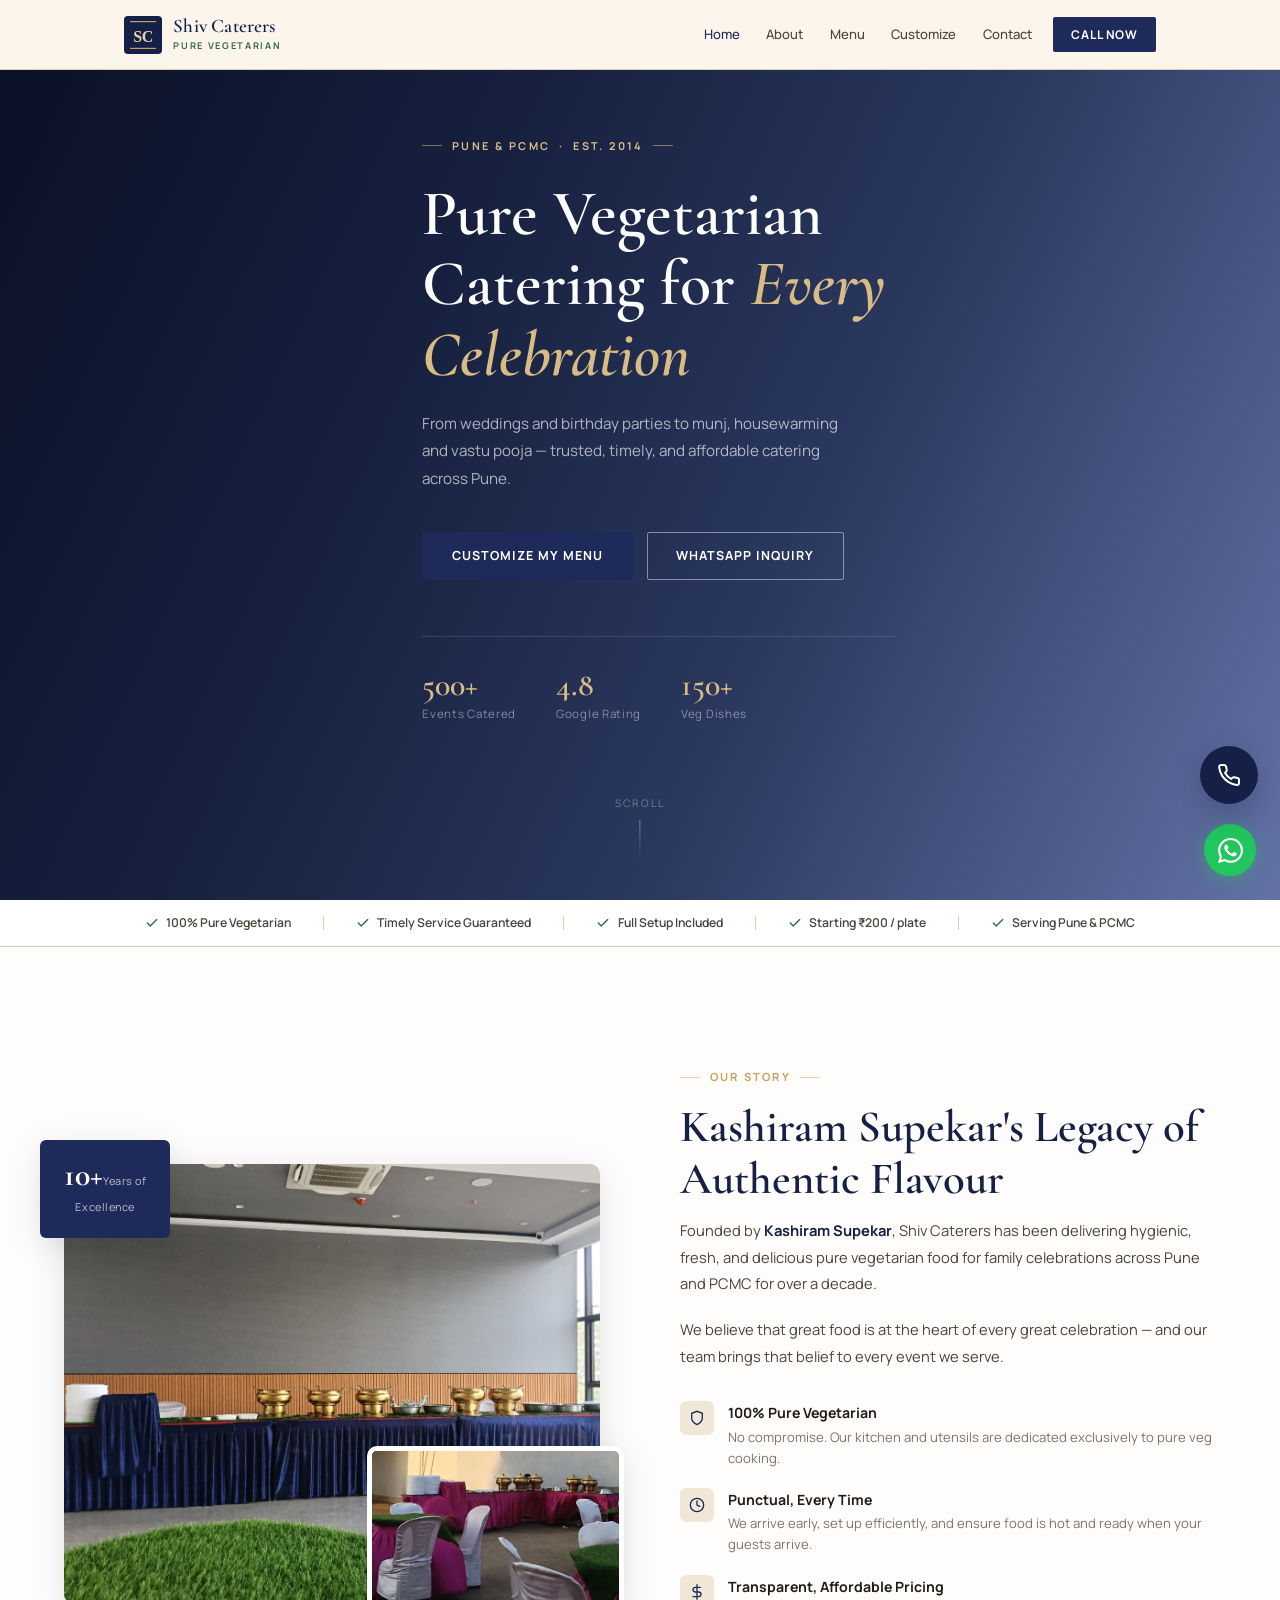
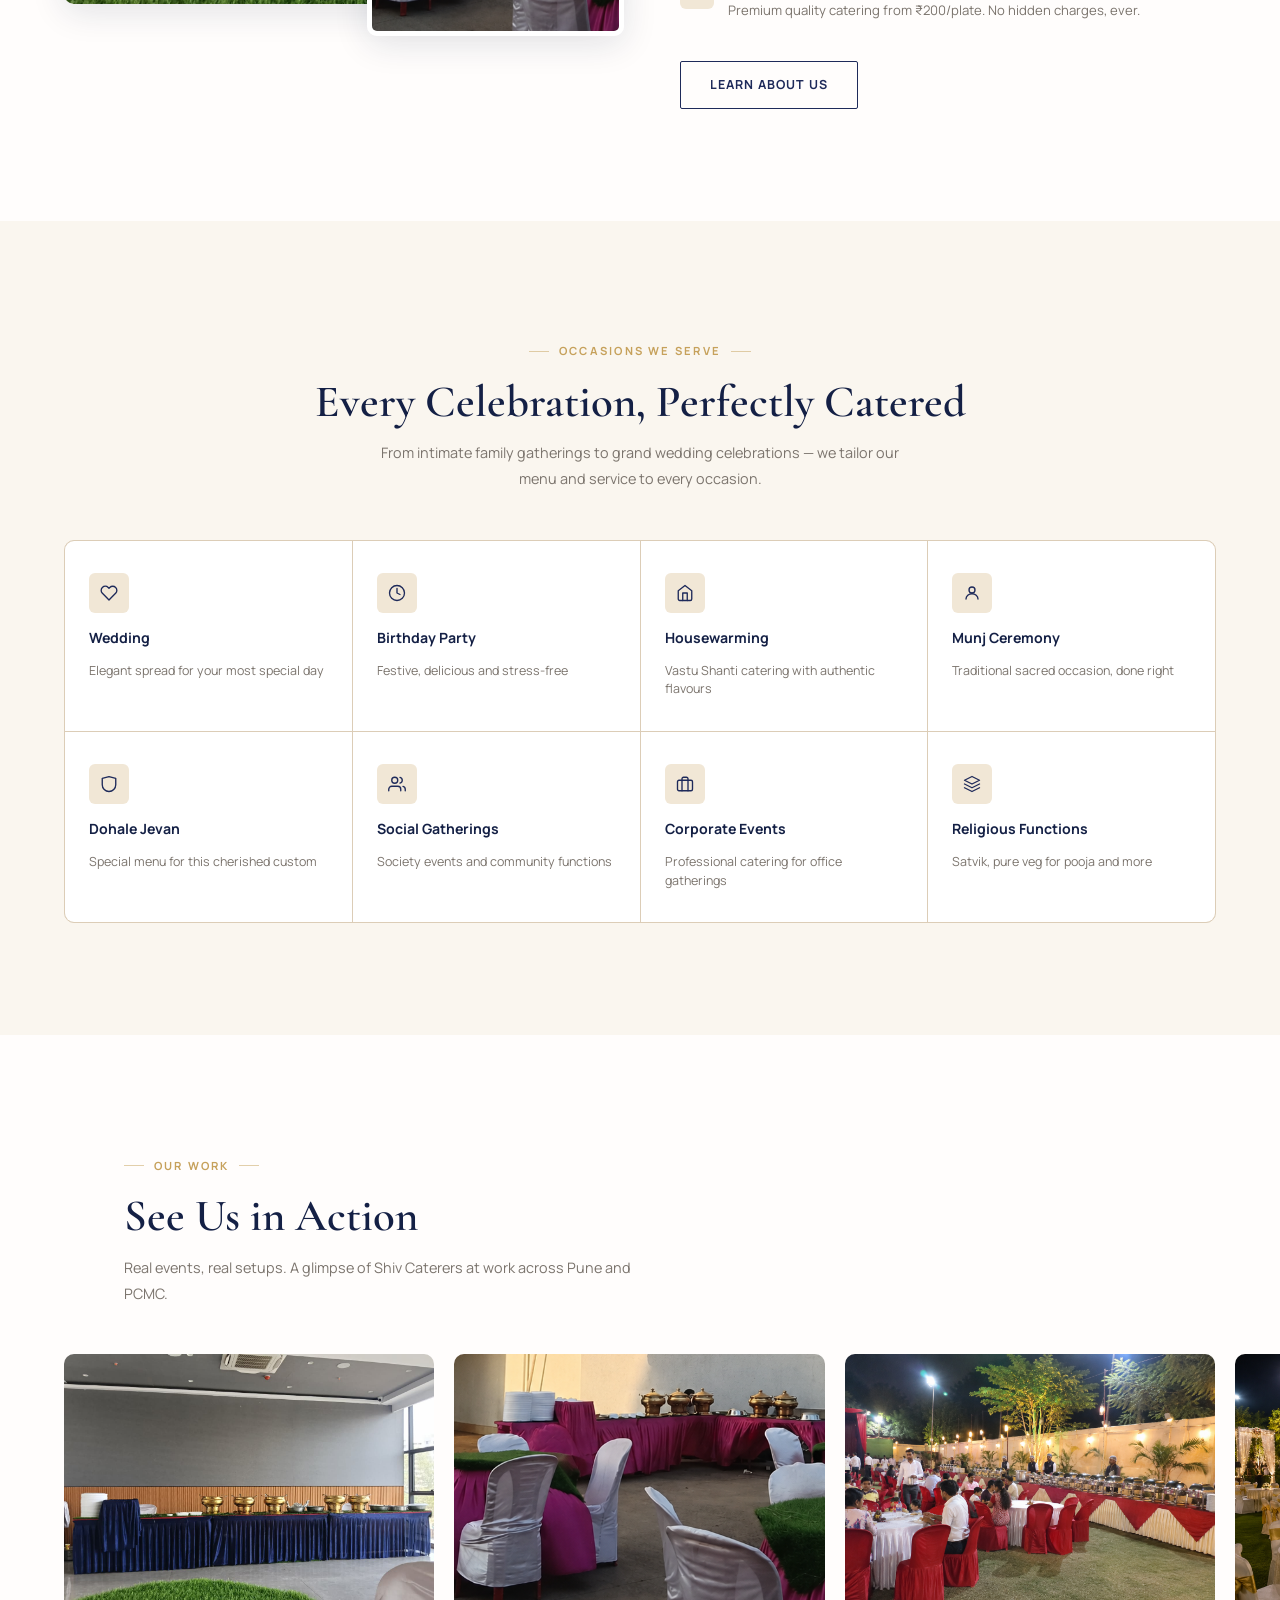
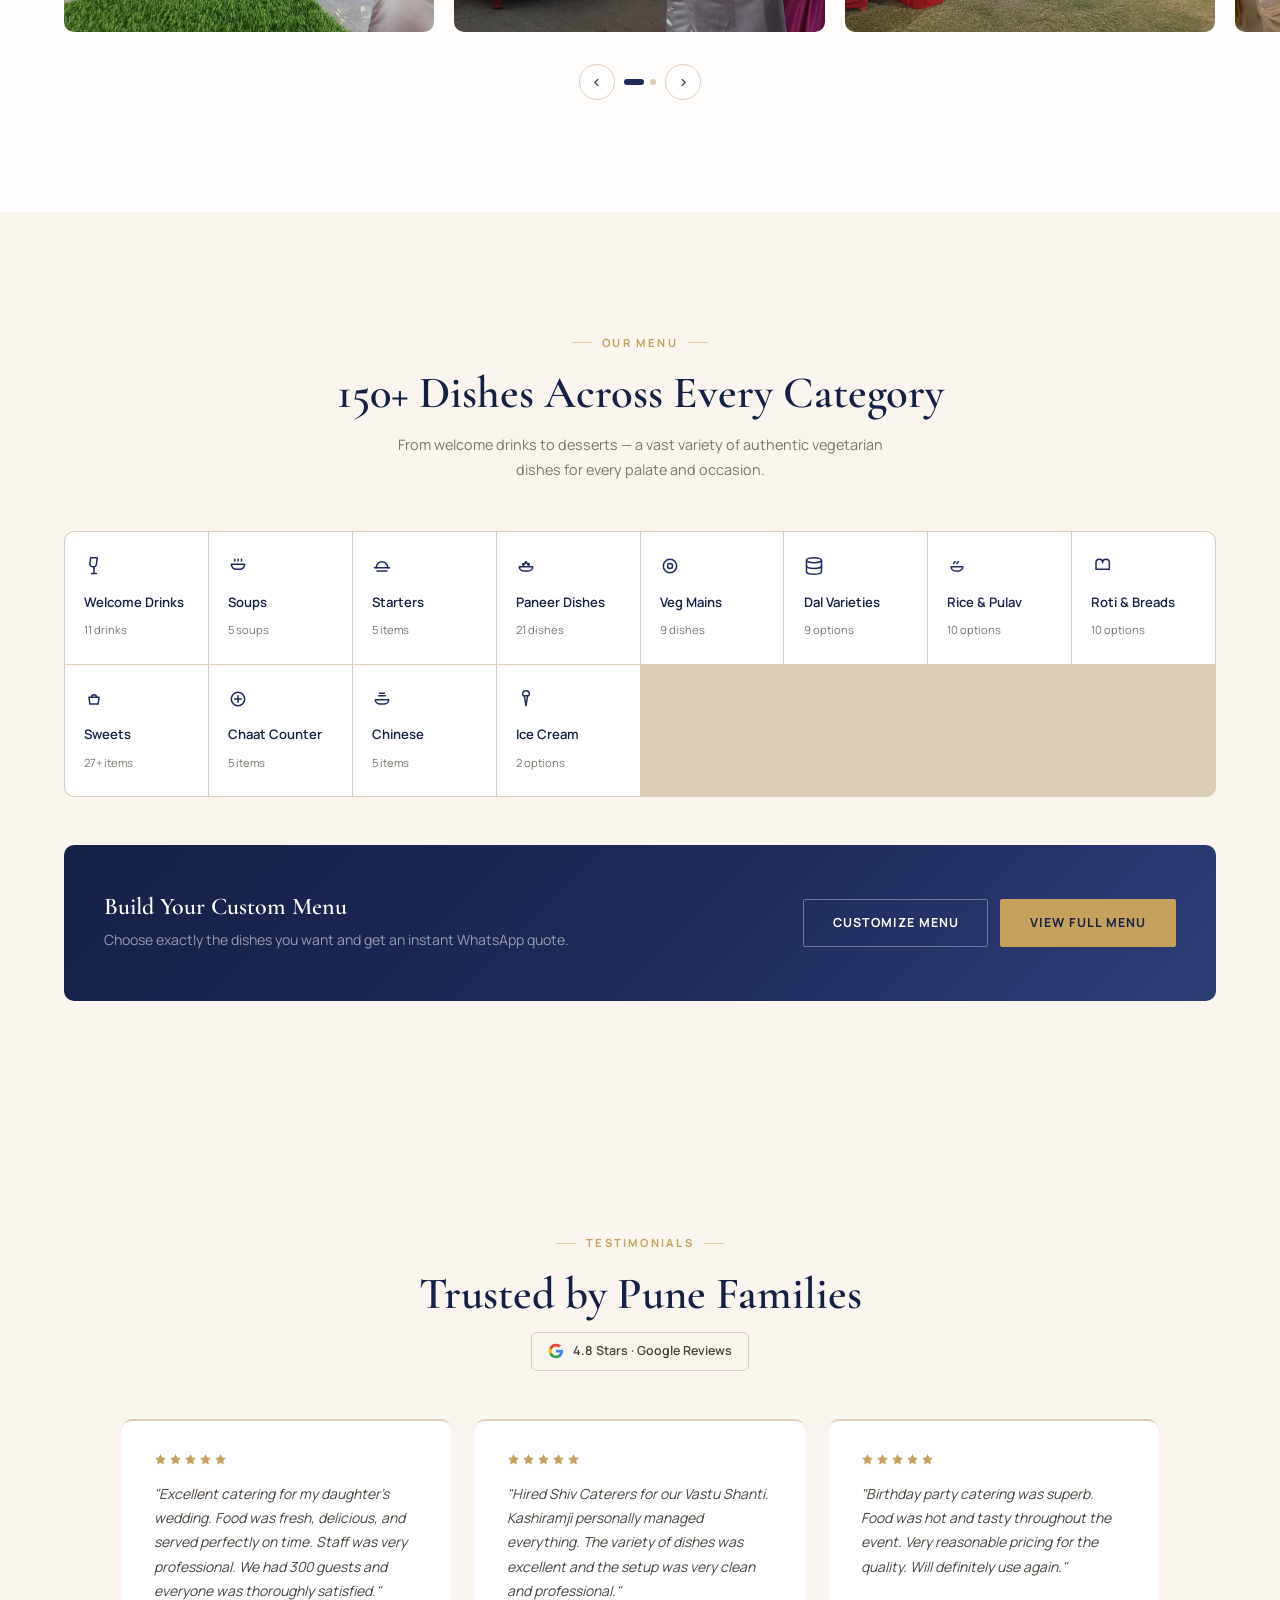
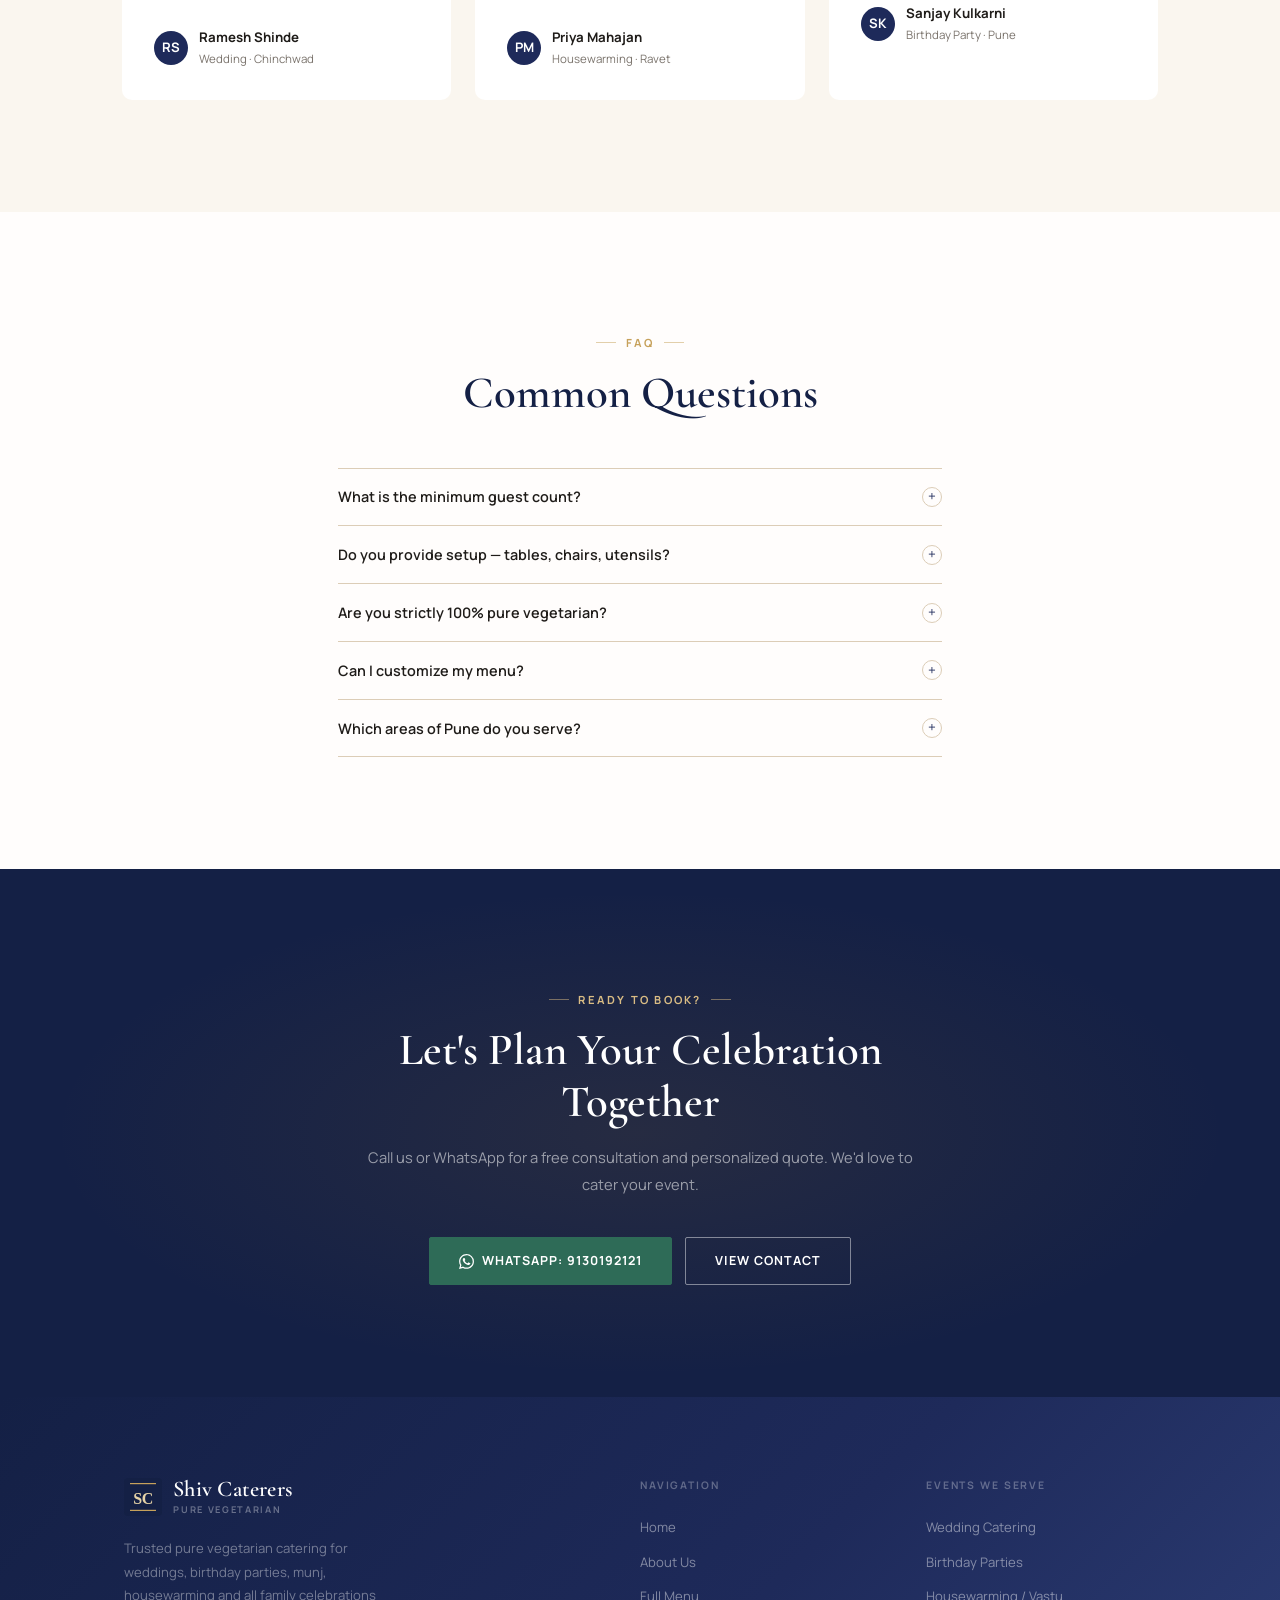
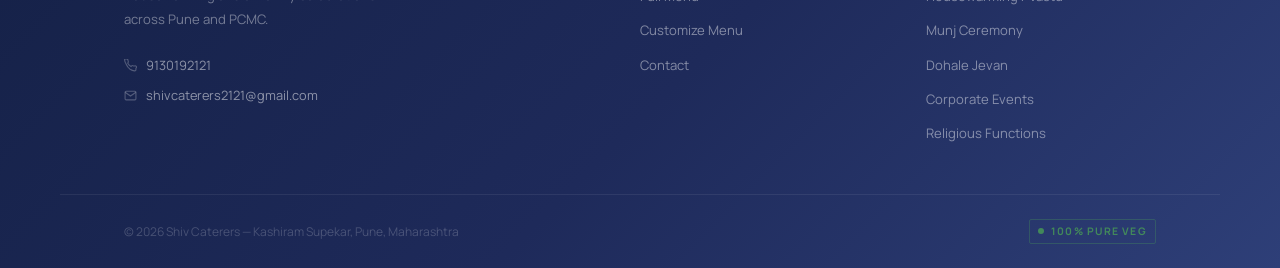
<file: index.html>
<!doctype html>
<html lang="en">
  <head>
    <meta charset="UTF-8" />
    <meta name="viewport" content="width=device-width, initial-scale=1.0" />
    <title>
      Shiv Caterers Pune — Pure Veg Catering for Weddings & Family Events
    </title>
    <meta
      name="description"
      content="Shiv Caterers — trusted pure vegetarian catering in Pune & Chinchwad. Weddings, birthday parties, housewarming, munj & all family events. Call 9130192121."
    />
    <meta
      name="keywords"
      content="pure veg caterers Pune, wedding caterers Pune, birthday catering Pune, housewarming catering, vegetarian catering PCMC, event caterers Chinchwad"
    />
    <meta name="robots" content="index, follow" />
    <link rel="canonical" href="https://shivcaterers.in/" />
    <meta property="og:type" content="website" />
    <meta
      property="og:title"
      content="Shiv Caterers Pune — Pure Veg Catering for Every Celebration"
    />
    <meta
      property="og:description"
      content="Trusted pure vegetarian catering for weddings, birthday parties, munj, housewarming & all family events in Pune. Professional. Timely. Affordable."
    />
    <script type="application/ld+json">
      {
        "@context": "https://schema.org",
        "@type": "FoodEstablishment",
        "name": "Shiv Caterers",
        "telephone": "+919130192121",
        "servesCuisine": ["Indian Vegetarian", "Maharashtrian"],
        "address": {
          "@type": "PostalAddress",
          "streetAddress": "Dnyandeep Colony, Dagdoba Chowk",
          "addressLocality": "Chinchwad, Pune",
          "addressRegion": "Maharashtra",
          "postalCode": "411033",
          "addressCountry": "IN"
        },
        "aggregateRating": {
          "@type": "AggregateRating",
          "ratingValue": "4.8",
          "reviewCount": "200"
        }
      }
    </script>
    <link rel="icon" type="image/svg+xml" href="favicon.svg" />
    <link rel="stylesheet" href="style.css" />
    <style>
      /* ── HERO ── */
      .hero {
        margin-top: 70px;
        position: relative;
        min-height: calc(100vh - 70px);
        padding-bottom: 120px;
        display: flex;
        align-items: center;
        overflow: hidden;
      }
      .hero-bg {
        position: absolute;
        inset: 0;
      }
      .hero-bg img {
        width: 100%;
        height: 100%;
        object-fit: cover;
        object-position: center 40%;
        filter: brightness(0.62) saturate(0.9);
      }
      .hero-overlay {
        position: absolute;
        inset: 0;
        backdrop-filter: saturate(120%);
        background: linear-gradient(
          115deg,
          rgba(6, 12, 34, 0.98) 0%,
          rgba(10, 20, 52, 0.95) 32%,
          rgba(20, 35, 78, 0.9) 62%,
          rgba(45, 65, 135, 0.74) 100%
        );
      }
      .hero-content {
        position: relative;
        z-index: 1;
        max-width: 1160px;
        margin: 0 auto;
        padding: 0 5%;
        max-width: 640px;
        padding-left: 8%;
      }
      .hero-eyebrow {
        display: inline-flex;
        align-items: center;
        gap: 0.6rem;
        font-size: 0.68rem;
        font-weight: 700;
        letter-spacing: 0.22em;
        text-transform: uppercase;
        color: var(--gold-light);
        margin-bottom: 1.5rem;
      }
      .hero-eyebrow::before,
      .hero-eyebrow::after {
        content: "";
        width: 20px;
        height: 1px;
        background: currentColor;
        opacity: 0.55;
      }
      .hero h1 {
        color: var(--white);
        font-size: clamp(2.4rem, 5.5vw, 4rem);
        line-height: 1.1;
        margin-bottom: 1.25rem;
      }
      .hero h1 em {
        font-style: italic;
        color: var(--gold-light);
      }
      .hero-sub {
        font-size: 0.95rem;
        color: rgba(255, 255, 255, 0.65);
        line-height: 1.8;
        margin-bottom: 2.5rem;
        max-width: 440px;
      }
      .hero-actions {
        display: flex;
        gap: 0.85rem;
        flex-wrap: wrap;
        margin-bottom: 3.5rem;
      }
      .hero-stats {
        display: flex;
        gap: 2.5rem;
        flex-wrap: wrap;
        padding-top: 2rem;
        border-top: 1px solid rgba(255, 255, 255, 0.12);
      }
      .hero-stat .num {
        font-family: var(--font-h);
        font-size: 2rem;
        font-weight: 600;
        color: var(--gold-light);
        line-height: 1;
        display: block;
      }
      .hero-stat .lbl {
        font-size: 0.72rem;
        color: rgba(255, 255, 255, 0.45);
        letter-spacing: 0.06em;
        margin-top: 3px;
        display: block;
      }
      .hero-scroll {
        position: absolute;
        bottom: 2.5rem;
        left: 50%;
        transform: translateX(-50%);
        display: flex;
        flex-direction: column;
        align-items: center;
        gap: 0.5rem;
        font-size: 0.65rem;
        letter-spacing: 0.18em;
        text-transform: uppercase;
        color: rgba(255, 255, 255, 0.35);
      }
      .hero-scroll-line {
        width: 1px;
        height: 40px;
        background: linear-gradient(
          to bottom,
          rgba(255, 255, 255, 0.4),
          transparent
        );
        animation: scrollPulse 2s ease-in-out infinite;
      }
      @keyframes scrollPulse {
        0%,
        100% {
          opacity: 0.4;
        }
        50% {
          opacity: 1;
        }
      }

      /* ── ABOUT PREVIEW ── */
      .about-preview {
        padding: 7rem 5%;
        background: var(--ivory);
      }
      .about-preview-grid {
        max-width: 1160px;
        margin: 0 auto;
        display: grid;
        grid-template-columns: 1fr 1fr;
        gap: 5rem;
        align-items: center;
      }
      .about-imgs {
        position: relative;
      }
      .about-img-main {
        border-radius: var(--r-md);
        overflow: hidden;
        box-shadow: var(--shadow-md);
      }
      .about-img-main img {
        width: 100%;
        height: 440px;
        object-fit: cover;
      }
      .about-img-accent {
        position: absolute;
        bottom: -2rem;
        right: -1.5rem;
        width: 48%;
        border-radius: var(--r-md);
        overflow: hidden;
        border: 5px solid var(--white);
        box-shadow: var(--shadow-md);
      }
      .about-img-accent img {
        width: 100%;
        height: 180px;
        object-fit: cover;
      }
      .about-years {
        position: absolute;
        top: -1.5rem;
        left: -1.5rem;
        background: var(--wine);
        color: white;
        padding: 1.2rem 1.5rem;
        border-radius: var(--r-sm);
        text-align: center;
        box-shadow: var(--shadow-md);
      }
      .about-years .big {
        font-family: var(--font-h);
        font-size: 2rem;
        font-weight: 700;
        line-height: 1;
      }
      .about-years .sm {
        font-size: 0.68rem;
        opacity: 0.7;
        margin-top: 3px;
        letter-spacing: 0.05em;
      }
      .about-text p {
        margin-bottom: 1.2rem;
      }
      .about-vals {
        display: flex;
        flex-direction: column;
        gap: 1.2rem;
        margin: 2rem 0 2.5rem;
      }
      .about-val {
        display: flex;
        align-items: flex-start;
        gap: 0.9rem;
      }
      .about-val-icon {
        width: 34px;
        height: 34px;
        border-radius: var(--r-sm);
        background: var(--cream-2);
        display: flex;
        align-items: center;
        justify-content: center;
        flex-shrink: 0;
        color: var(--wine);
      }
      .about-val-icon svg {
        width: 16px;
        height: 16px;
        stroke: currentColor;
        fill: none;
        stroke-width: 2;
        stroke-linecap: round;
      }
      .about-val h4 {
        color: var(--text-dark);
        margin-bottom: 0.15rem;
        font-size: 0.88rem;
      }
      .about-val p {
        font-size: 0.82rem;
        color: var(--text-light);
        line-height: 1.6;
        margin: 0;
      }

      /* ── EVENTS ── */
      .events-section {
        padding: 7rem 5%;
        background: var(--cream);
      }
      .events-grid {
        max-width: 1160px;
        margin: 0 auto;
        display: grid;
        grid-template-columns: repeat(4, 1fr);
        gap: 1px;
        background: var(--cream-3);
        border: 1px solid var(--cream-3);
        border-radius: var(--r-md);
        overflow: hidden;
        margin-top: 3rem;
      }
      .event-cell {
        background: var(--white);
        padding: 2rem 1.5rem;
        display: flex;
        flex-direction: column;
        align-items: flex-start;
        gap: 0.8rem;
        transition: var(--t);
      }
      .event-cell:hover {
        background: var(--cream);
      }
      .event-cell-icon {
        width: 40px;
        height: 40px;
        border-radius: var(--r-sm);
        background: var(--cream-2);
        display: flex;
        align-items: center;
        justify-content: center;
        color: var(--wine);
      }
      .event-cell-icon svg {
        width: 18px;
        height: 18px;
        stroke: currentColor;
        fill: none;
        stroke-width: 1.8;
        stroke-linecap: round;
        stroke-linejoin: round;
      }
      .event-cell h4 {
        font-size: 0.88rem;
        color: var(--wine-deep);
      }
      .event-cell p {
        font-size: 0.78rem;
        color: var(--text-light);
        line-height: 1.5;
        margin: 0;
      }

      /* ── GALLERY ── */
      .gallery-section {
        padding: 7rem 0;
        background: var(--ivory);
      }
      .gallery-head {
        max-width: 1160px;
        margin: 0 auto 3rem;
        padding: 0 5%;
      }

      /* ── MENU PREVIEW ── */
      .menu-preview {
        padding: 7rem 5%;
        background: var(--cream);
      }
      .menu-preview-inner {
        max-width: 1160px;
        margin: 0 auto;
      }
      .menu-cats {
        display: grid;
        grid-template-columns: repeat(auto-fill, minmax(140px, 1fr));
        gap: 1px;
        background: var(--cream-3);
        border: 1px solid var(--cream-3);
        border-radius: var(--r-md);
        overflow: hidden;
        margin: 3rem 0;
      }
      .menu-cat {
        background: var(--white);
        padding: 1.5rem 1.2rem;
        display: flex;
        flex-direction: column;
        gap: 0.5rem;
        transition: var(--t);
        cursor: pointer;
        text-decoration: none;
      }
      .menu-cat:hover {
        background: var(--wine);
      }
      .menu-cat:hover .mc-icon {
        color: rgba(255, 255, 255, 0.7);
      }
      .menu-cat:hover .mc-name {
        color: var(--white);
      }
      .menu-cat:hover .mc-count {
        color: rgba(255, 255, 255, 0.5);
      }
      .mc-icon {
        color: var(--wine);
        transition: var(--t);
      }
      .mc-icon svg {
        width: 20px;
        height: 20px;
        stroke: currentColor;
        fill: none;
        stroke-width: 1.8;
        stroke-linecap: round;
      }
      .mc-name {
        font-size: 0.82rem;
        font-weight: 600;
        color: var(--wine-deep);
        transition: var(--t);
      }
      .mc-count {
        font-size: 0.7rem;
        color: var(--text-light);
        transition: var(--t);
      }
      .menu-cta-strip {
        background: linear-gradient(
          135deg,
          #142045 0%,
          #1e2a5a 55%,
          #2e3f78 100%
        );
        border-radius: var(--r-md);
        padding: 3rem 2.5rem;
        display: flex;
        align-items: center;
        justify-content: space-between;
        gap: 2rem;
        flex-wrap: wrap;
      }
      .menu-cta-strip h3 {
        color: var(--white);
        font-size: 1.5rem;
        margin-bottom: 0.4rem;
      }
      .menu-cta-strip p {
        color: rgba(255, 255, 255, 0.55);
        font-size: 0.88rem;
        margin: 0;
      }
      .menu-cta-btns {
        display: flex;
        gap: 0.75rem;
        flex-wrap: wrap;
        flex-shrink: 0;
      }

      /* ── PACKAGES ── */
      .packages-section {
        padding: 7rem 5%;
        background: var(--ivory);
      }
      .packages-grid {
        max-width: 1160px;
        margin: 3rem auto 0;
        display: grid;
        grid-template-columns: repeat(3, 1fr);
        gap: 1.5rem;
      }
      .pkg {
        border: 1px solid var(--cream-3);
        border-radius: var(--r-md);
        padding: 2.5rem 2rem;
        position: relative;
        background: var(--white);
        transition: var(--t);
      }
      .pkg:hover {
        box-shadow: var(--shadow-md);
        transform: translateY(-3px);
      }
      .pkg.featured {
        border-color: var(--wine);
      }
      .pkg-popular {
        position: absolute;
        top: -11px;
        left: 50%;
        transform: translateX(-50%);
        background: var(--wine);
        color: white;
        font-size: 0.62rem;
        font-weight: 700;
        letter-spacing: 0.1em;
        text-transform: uppercase;
        padding: 3px 12px;
        border-radius: 2px;
        white-space: nowrap;
      }
      .pkg-name {
        font-family: var(--font-h);
        font-size: 1.4rem;
        color: var(--wine-deep);
        margin-bottom: 0.25rem;
      }
      .pkg-price {
        font-family: var(--font-h);
        font-size: 2.8rem;
        font-weight: 600;
        color: var(--wine);
        line-height: 1;
        margin: 1rem 0;
      }
      .pkg-price span {
        font-size: 1rem;
        font-weight: 400;
        color: var(--text-light);
      }
      .pkg-divider {
        height: 1px;
        background: var(--cream-3);
        margin: 1.2rem 0;
      }
      .pkg-label {
        font-size: 0.65rem;
        font-weight: 700;
        letter-spacing: 0.14em;
        text-transform: uppercase;
        color: var(--text-light);
        margin-bottom: 0.8rem;
      }
      .pkg-items {
        display: flex;
        flex-direction: column;
        gap: 0.45rem;
      }
      .pkg-item {
        display: flex;
        align-items: center;
        gap: 0.6rem;
        font-size: 0.83rem;
        color: var(--text-mid);
      }
      .pkg-item svg {
        width: 13px;
        height: 13px;
        stroke: var(--green);
        fill: none;
        stroke-width: 2.5;
        stroke-linecap: round;
        flex-shrink: 0;
      }
      .pkg-note {
        margin-top: 1rem;
        font-size: 0.75rem;
        color: var(--text-light);
        font-style: italic;
      }

      /* ── TESTIMONIALS ── */
      .reviews-section {
        padding: 7rem 5%;
        background: var(--cream);
      }
      .reviews-grid {
        max-width: 1160px;
        margin: 3rem auto 0;
        display: grid;
        grid-template-columns: repeat(3, 1fr);
        gap: 1.5rem;
      }
      .review {
        background: var(--white);
        border-radius: var(--r-md);
        padding: 2rem;
        border-top: 2px solid var(--cream-3);
        transition: var(--t);
      }
      .review:hover {
        border-top-color: var(--gold);
        box-shadow: var(--shadow-sm);
      }
      .review-stars {
        display: flex;
        gap: 2px;
        margin-bottom: 1rem;
      }
      .review-stars svg {
        width: 13px;
        height: 13px;
        fill: var(--gold);
      }
      .review-text {
        font-size: 0.87rem;
        color: var(--text-mid);
        line-height: 1.75;
        font-style: italic;
        margin-bottom: 1.5rem;
      }
      .review-author {
        display: flex;
        align-items: center;
        gap: 0.7rem;
      }
      .review-avatar {
        width: 34px;
        height: 34px;
        border-radius: 50%;
        background: var(--wine);
        color: white;
        font-weight: 700;
        font-size: 0.82rem;
        display: flex;
        align-items: center;
        justify-content: center;
        flex-shrink: 0;
      }
      .review-name {
        font-size: 0.83rem;
        font-weight: 700;
        color: var(--text-dark);
      }
      .review-event {
        font-size: 0.72rem;
        color: var(--text-light);
      }
      .google-proof {
        display: flex;
        align-items: center;
        gap: 0.6rem;
        font-size: 0.78rem;
        font-weight: 600;
        color: var(--text-mid);
        border: 1px solid var(--cream-3);
        border-radius: var(--r-sm);
        padding: 0.5rem 1rem;
        width: fit-content;
        margin: 0 auto 3rem;
      }
      .google-proof svg {
        width: 16px;
        height: 16px;
      }

      /* ── FAQ ── */
      .faq-section {
        padding: 7rem 5%;
        background: var(--ivory);
      }
      .faq-inner {
        max-width: 720px;
        margin: 3rem auto 0;
      }

      /* ── CONTACT CTA ── */
      .cta-band {
        padding: 7rem 5%;
        background: var(--wine-deep);
        text-align: center;
        position: relative;
        overflow: hidden;
      }
      .cta-band::before {
        content: "";
        position: absolute;
        inset: 0;
        background: radial-gradient(
          ellipse at 50% 50%,
          rgba(168, 124, 42, 0.12) 0%,
          transparent 65%
        );
      }
      .cta-band-inner {
        position: relative;
        z-index: 1;
        max-width: 580px;
        margin: 0 auto;
      }
      .cta-band h2 {
        color: var(--white);
        font-size: clamp(1.8rem, 4vw, 2.8rem);
        margin-bottom: 1rem;
      }
      .cta-band p {
        color: rgba(255, 255, 255, 0.55);
        margin-bottom: 2.5rem;
      }
      .cta-band-btns {
        display: flex;
        justify-content: center;
        gap: 0.85rem;
        flex-wrap: wrap;
      }

      /* Responsive */
      @media (max-width: 960px) {
        .about-preview-grid {
          grid-template-columns: 1fr;
          gap: 3rem;
        }
        .about-imgs {
          display: none;
        }
        .events-grid {
          grid-template-columns: repeat(2, 1fr);
        }
        .packages-grid {
          grid-template-columns: 1fr;
        }
        .reviews-grid {
          grid-template-columns: 1fr;
        }
      }
      @media (max-width: 640px) {
        .hero-content {
          padding-left: 5%;
        }
        .hero-actions {
          flex-direction: column;
        }
        .hero-stats {
          gap: 1.5rem;
        }
        .events-grid {
          grid-template-columns: 1fr 1fr;
        }
        .menu-cta-strip {
          flex-direction: column;
          text-align: center;
        }
      }
      @media (max-width: 480px) {
        .events-grid {
          grid-template-columns: 1fr 1fr;
        }
      }
    </style>
  </head>
  <body>
    <!-- NAV -->
    <nav class="site-nav" id="siteNav">
      <div class="nav-inner">
        <a href="index.html" class="nav-logo" aria-label="Shiv Caterers — Home">
          <div class="logo-mark">
            <svg viewBox="0 0 38 38" xmlns="http://www.w3.org/2000/svg">
              <rect width="38" height="38" rx="4" fill="#142045" />
              <rect x="6" y="5" width="26" height="1.2" fill="#C6A15B" />
              <text
                x="19"
                y="26"
                text-anchor="middle"
                font-family="Georgia,serif"
                font-size="16"
                font-weight="600"
                fill="#E6D3A7"
                letter-spacing="-0.5"
              >
                SC
              </text>
              <rect x="6" y="31.8" width="26" height="1.2" fill="#C6A15B" />
            </svg>
          </div>
          <div>
            <span class="logo-name">Shiv Caterers</span>
            <span class="logo-sub">Pure Vegetarian</span>
          </div>
        </a>
        <nav class="nav-links" aria-label="Primary">
          <a href="index.html" class="active">Home</a>
          <a href="about.html">About</a>
          <a href="menu.html">Menu</a>
          <a href="customize-menu.html">Customize</a>
          <a href="contact.html">Contact</a>
          <a href="tel:+919130192121" class="nav-cta">Call Now</a>
        </nav>
        <button
          class="nav-toggle"
          id="navToggle"
          aria-label="Toggle navigation"
          aria-expanded="false"
        >
          <span></span><span></span><span></span>
        </button>
      </div>
      <nav class="nav-mobile" id="navMobile" aria-label="Mobile">
        <a href="index.html" class="active">Home</a>
        <a href="about.html">About Us</a>
        <a href="menu.html">Full Menu</a>
        <a href="customize-menu.html">Customize Menu</a>
        <a href="contact.html">Contact</a>
        <div class="nav-mobile-footer">
          <a
            href="https://wa.me/919130192121?text=Hello%20Shiv%20Caterers"
            target="_blank"
            rel="noopener"
            class="btn btn-wa"
            style="width: 100%; justify-content: center"
          >
            <svg viewBox="0 0 24 24" fill="currentColor">
              <path
                d="M17.472 14.382c-.297-.149-1.758-.867-2.03-.967-.273-.099-.471-.148-.67.15-.197.297-.767.966-.94 1.164-.173.199-.347.223-.644.075-.297-.15-1.255-.463-2.39-1.475-.883-.788-1.48-1.761-1.653-2.059-.173-.297-.018-.458.13-.606.134-.133.298-.347.446-.52.149-.174.198-.298.298-.497.099-.198.05-.371-.025-.52-.075-.149-.669-1.612-.916-2.207-.242-.579-.487-.5-.669-.51-.173-.008-.371-.01-.57-.01-.198 0-.52.074-.792.372-.272.297-1.04 1.016-1.04 2.479 0 1.462 1.065 2.875 1.213 3.074.149.198 2.096 3.2 5.077 4.487.709.306 1.262.489 1.694.625.712.227 1.36.195 1.871.118.571-.085 1.758-.719 2.006-1.413.248-.694.248-1.289.173-1.413-.074-.124-.272-.198-.57-.347m-5.421 7.403h-.004a9.87 9.87 0 01-5.031-1.378l-.361-.214-3.741.982.998-3.648-.235-.374a9.86 9.86 0 01-1.51-5.26c.001-5.45 4.436-9.884 9.888-9.884 2.64 0 5.122 1.03 6.988 2.898a9.825 9.825 0 012.893 6.994c-.003 5.45-4.437 9.884-9.885 9.884m8.413-18.297A11.815 11.815 0 0012.05 0C5.495 0 .16 5.335.157 11.892c0 2.096.547 4.142 1.588 5.945L.057 24l6.305-1.654a11.882 11.882 0 005.683 1.448h.005c6.554 0 11.89-5.335 11.893-11.893a11.821 11.821 0 00-3.48-8.413z"
              />
            </svg>
            WhatsApp Inquiry
          </a>
        </div>
      </nav>
    </nav>

    <!-- HERO -->
    <section class="hero" aria-label="Hero">
      <div class="hero-bg">
        <div class="hero-overlay"></div>
      </div>
      <div class="hero-content">
        <div class="hero-eyebrow">Pune & PCMC &nbsp;·&nbsp; Est. 2014</div>
        <h1>Pure Vegetarian Catering for <em>Every Celebration</em></h1>
        <p class="hero-sub">
          From weddings and birthday parties to munj, housewarming and vastu
          pooja — trusted, timely, and affordable catering across Pune.
        </p>
        <div class="hero-actions">
          <a href="customize-menu.html" class="btn btn-primary"
            >Customize My Menu</a
          >
          <a
            href="https://wa.me/919130192121?text=Hello%20Shiv%20Caterers%2C%20I%20need%20a%20catering%20quote."
            class="btn btn-ghost"
            target="_blank"
            rel="noopener"
            >WhatsApp Inquiry</a
          >
        </div>
        <div class="hero-stats">
          <div class="hero-stat">
            <span class="num">500+</span><span class="lbl">Events Catered</span>
          </div>
          <div class="hero-stat">
            <span class="num">4.8</span><span class="lbl">Google Rating</span>
          </div>
          <div class="hero-stat">
            <span class="num">150+</span><span class="lbl">Veg Dishes</span>
          </div>
        </div>
      </div>
      <div class="hero-scroll" aria-hidden="true">
        <span>Scroll</span>
        <div class="hero-scroll-line"></div>
      </div>
    </section>

    <!-- TRUST BAR -->
    <div class="trust-bar">
      <div class="trust-inner">
        <div class="trust-item">
          <svg
            viewBox="0 0 24 24"
            fill="none"
            stroke="currentColor"
            stroke-width="2.5"
            stroke-linecap="round"
          >
            <polyline points="20,6 9,17 4,12" />
          </svg>
          100% Pure Vegetarian
        </div>
        <div class="trust-sep"></div>
        <div class="trust-item">
          <svg
            viewBox="0 0 24 24"
            fill="none"
            stroke="currentColor"
            stroke-width="2.5"
            stroke-linecap="round"
          >
            <polyline points="20,6 9,17 4,12" />
          </svg>
          Timely Service Guaranteed
        </div>
        <div class="trust-sep"></div>
        <div class="trust-item">
          <svg
            viewBox="0 0 24 24"
            fill="none"
            stroke="currentColor"
            stroke-width="2.5"
            stroke-linecap="round"
          >
            <polyline points="20,6 9,17 4,12" />
          </svg>
          Full Setup Included
        </div>
        <div class="trust-sep"></div>
        <div class="trust-item">
          <svg
            viewBox="0 0 24 24"
            fill="none"
            stroke="currentColor"
            stroke-width="2.5"
            stroke-linecap="round"
          >
            <polyline points="20,6 9,17 4,12" />
          </svg>
          Starting ₹200 / plate
        </div>
        <div class="trust-sep"></div>
        <div class="trust-item">
          <svg
            viewBox="0 0 24 24"
            fill="none"
            stroke="currentColor"
            stroke-width="2.5"
            stroke-linecap="round"
          >
            <polyline points="20,6 9,17 4,12" />
          </svg>
          Serving Pune &amp; PCMC
        </div>
      </div>
    </div>

    <!-- ABOUT PREVIEW -->
    <section class="about-preview reveal">
      <div class="about-preview-grid">
        <div class="about-imgs">
          <div class="about-img-main">
            <img
              src="Image 1.jpeg"
              alt="Shiv Caterers event setup — outdoor buffet with pink-draped tables and white chairs"
              loading="lazy"
            />
          </div>
          <div class="about-img-accent">
            <img
              src="Image 2.png"
              alt="Golden chafing dishes at a Shiv Caterers indoor buffet"
              loading="lazy"
            />
          </div>
          <div class="about-years">
            <span class="big">10+</span
            ><span class="sm">Years of<br />Excellence</span>
          </div>
        </div>
        <div class="about-text">
          <div class="eyebrow">Our Story</div>
          <h2 class="heading">
            Kashiram Supekar's Legacy of Authentic Flavour
          </h2>
          <p>
            Founded by
            <strong style="color: var(--wine-deep)">Kashiram Supekar</strong>,
            Shiv Caterers has been delivering hygienic, fresh, and delicious
            pure vegetarian food for family celebrations across Pune and PCMC
            for over a decade.
          </p>
          <p>
            We believe that great food is at the heart of every great
            celebration — and our team brings that belief to every event we
            serve.
          </p>
          <div class="about-vals">
            <div class="about-val">
              <div class="about-val-icon">
                <svg viewBox="0 0 24 24">
                  <path d="M12 22s8-4 8-10V5l-8-3-8 3v7c0 6 8 10 8 10z" />
                </svg>
              </div>
              <div>
                <h4>100% Pure Vegetarian</h4>
                <p>
                  No compromise. Our kitchen and utensils are dedicated
                  exclusively to pure veg cooking.
                </p>
              </div>
            </div>
            <div class="about-val">
              <div class="about-val-icon">
                <svg viewBox="0 0 24 24">
                  <circle cx="12" cy="12" r="10" />
                  <polyline points="12,6 12,12 16,14" />
                </svg>
              </div>
              <div>
                <h4>Punctual, Every Time</h4>
                <p>
                  We arrive early, set up efficiently, and ensure food is hot
                  and ready when your guests arrive.
                </p>
              </div>
            </div>
            <div class="about-val">
              <div class="about-val-icon">
                <svg viewBox="0 0 24 24">
                  <line x1="12" y1="1" x2="12" y2="23" />
                  <path d="M17 5H9.5a3.5 3.5 0 000 7h5a3.5 3.5 0 010 7H6" />
                </svg>
              </div>
              <div>
                <h4>Transparent, Affordable Pricing</h4>
                <p>
                  Premium quality catering from ₹200/plate. No hidden charges,
                  ever.
                </p>
              </div>
            </div>
          </div>
          <a href="about.html" class="btn btn-outline">Learn About Us</a>
        </div>
      </div>
    </section>

    <!-- EVENTS SECTION -->
    <section class="events-section reveal">
      <div class="container text-center">
        <div class="eyebrow">Occasions We Serve</div>
        <h2 class="heading">Every Celebration, Perfectly Catered</h2>
        <p class="subheading">
          From intimate family gatherings to grand wedding celebrations — we
          tailor our menu and service to every occasion.
        </p>
      </div>
      <div class="events-grid">
        <div class="event-cell">
          <div class="event-cell-icon">
            <svg viewBox="0 0 24 24">
              <path
                d="M20.84 4.61a5.5 5.5 0 00-7.78 0L12 5.67l-1.06-1.06a5.5 5.5 0 00-7.78 7.78l1.06 1.06L12 21.23l7.78-7.78 1.06-1.06a5.5 5.5 0 000-7.78z"
              />
            </svg>
          </div>
          <h4>Wedding</h4>
          <p>Elegant spread for your most special day</p>
        </div>
        <div class="event-cell">
          <div class="event-cell-icon">
            <svg viewBox="0 0 24 24">
              <path d="M12 2a10 10 0 100 20A10 10 0 0012 2z" />
              <path d="M12 6v6l4 2" />
            </svg>
          </div>
          <h4>Birthday Party</h4>
          <p>Festive, delicious and stress-free</p>
        </div>
        <div class="event-cell">
          <div class="event-cell-icon">
            <svg viewBox="0 0 24 24">
              <path d="M3 9l9-7 9 7v11a2 2 0 01-2 2H5a2 2 0 01-2-2z" />
              <polyline points="9,22 9,12 15,12 15,22" />
            </svg>
          </div>
          <h4>Housewarming</h4>
          <p>Vastu Shanti catering with authentic flavours</p>
        </div>
        <div class="event-cell">
          <div class="event-cell-icon">
            <svg viewBox="0 0 24 24">
              <circle cx="12" cy="8" r="4" />
              <path d="M4 20c0-4 3.6-7 8-7s8 3 8 7" />
            </svg>
          </div>
          <h4>Munj Ceremony</h4>
          <p>Traditional sacred occasion, done right</p>
        </div>
        <div class="event-cell">
          <div class="event-cell-icon">
            <svg viewBox="0 0 24 24">
              <path
                d="M12 22c-4.97 0-9-4.03-9-9V4.5l9-2.25L21 4.5V13c0 4.97-4.03 9-9 9z"
              />
            </svg>
          </div>
          <h4>Dohale Jevan</h4>
          <p>Special menu for this cherished custom</p>
        </div>
        <div class="event-cell">
          <div class="event-cell-icon">
            <svg viewBox="0 0 24 24">
              <path d="M17 21v-2a4 4 0 00-4-4H5a4 4 0 00-4 4v2" />
              <circle cx="9" cy="7" r="4" />
              <path d="M23 21v-2a4 4 0 00-3-3.87" />
              <path d="M16 3.13a4 4 0 010 7.75" />
            </svg>
          </div>
          <h4>Social Gatherings</h4>
          <p>Society events and community functions</p>
        </div>
        <div class="event-cell">
          <div class="event-cell-icon">
            <svg viewBox="0 0 24 24">
              <rect x="2" y="7" width="20" height="14" rx="2" />
              <path d="M16 21V5a2 2 0 00-2-2h-4a2 2 0 00-2 2v16" />
            </svg>
          </div>
          <h4>Corporate Events</h4>
          <p>Professional catering for office gatherings</p>
        </div>
        <div class="event-cell">
          <div class="event-cell-icon">
            <svg viewBox="0 0 24 24">
              <path d="M12 2L2 7l10 5 10-5-10-5z" />
              <path d="M2 17l10 5 10-5" />
              <path d="M2 12l10 5 10-5" />
            </svg>
          </div>
          <h4>Religious Functions</h4>
          <p>Satvik, pure veg for pooja and more</p>
        </div>
      </div>
    </section>

    <!-- GALLERY -->
    <section class="gallery-section reveal">
      <div class="gallery-head">
        <div class="eyebrow">Our Work</div>
        <h2 class="heading">See Us in Action</h2>
        <p class="subheading">
          Real events, real setups. A glimpse of Shiv Caterers at work across
          Pune and PCMC.
        </p>
      </div>
      <div class="gallery-track-wrap">
        <div class="gallery-track" id="galleryTrack">
          <div class="gallery-slide">
            <img
              src="Image 1.jpeg"
              alt="Indoor buffet setup with golden chafing dishes"
              loading="lazy"
            />
          </div>
          <div class="gallery-slide">
            <img
              src="Image 2.png"
              alt="Outdoor catering — round tables with pink covers and white chair covers"
              loading="lazy"
            />
          </div>
          <div class="gallery-slide">
            <img
              src="Image 3.png"
              alt="Outdoor event setup with buffet counter at the rear"
              loading="lazy"
            />
          </div>
          <div class="gallery-slide">
            <img
              src="Image 4.png"
              alt="Event setup showing full buffet arrangement"
              loading="lazy"
            />
          </div>
        </div>
      </div>
      <div class="gallery-controls">
        <button class="gallery-btn" id="galleryPrev" aria-label="Previous">
          <svg viewBox="0 0 24 24"><polyline points="15,18 9,12 15,6" /></svg>
        </button>
        <div class="gallery-dots" id="galleryDots"></div>
        <button class="gallery-btn" id="galleryNext" aria-label="Next">
          <svg viewBox="0 0 24 24"><polyline points="9,18 15,12 9,6" /></svg>
        </button>
      </div>
    </section>

    <!-- MENU PREVIEW -->
    <section class="menu-preview reveal">
      <div class="menu-preview-inner">
        <div class="text-center">
          <div class="eyebrow">Our Menu</div>
          <h2 class="heading">150+ Dishes Across Every Category</h2>
          <p class="subheading">
            From welcome drinks to desserts — a vast variety of authentic
            vegetarian dishes for every palate and occasion.
          </p>
        </div>
        <div class="menu-cats">
          <a href="menu.html" class="menu-cat">
            <div class="mc-icon">
              <svg viewBox="0 0 24 24">
                <path d="M8 2h8l-1 7a4 4 0 01-4 4 4 4 0 01-4-4L8 2z" />
                <path d="M12 13v7" />
                <path d="M9 21h6" />
              </svg>
            </div>
            <span class="mc-name">Welcome Drinks</span
            ><span class="mc-count">11 drinks</span>
          </a>
          <a href="menu.html" class="menu-cat">
            <div class="mc-icon">
              <svg viewBox="0 0 24 24">
                <path d="M4 10h16a6 6 0 01-6 6H10a6 6 0 01-6-6z" />
                <path d="M8 4s1 1 0 2" />
                <path d="M12 4s1 1 0 2" />
                <path d="M16 4s1 1 0 2" />
              </svg>
            </div>
            <span class="mc-name">Soups</span
            ><span class="mc-count">5 soups</span>
          </a>
          <a href="menu.html" class="menu-cat">
            <div class="mc-icon">
              <svg viewBox="0 0 24 24">
                <path d="M3 14h18" />
                <path d="M5 14a7 7 0 0114 0" />
                <path d="M6 18h12" />
              </svg>
            </div>
            <span class="mc-name">Starters</span
            ><span class="mc-count">5 items</span>
          </a>
          <a href="menu.html" class="menu-cat">
            <div class="mc-icon">
              <svg viewBox="0 0 24 24">
                <path d="M4 13h16a5 5 0 01-5 5H9a5 5 0 01-5-5z" />
                <circle cx="9" cy="10" r="1" />
                <circle cx="12" cy="8" r="1" />
                <circle cx="15" cy="10" r="1" />
              </svg>
            </div>
            <span class="mc-name">Paneer Dishes</span
            ><span class="mc-count">21 dishes</span>
          </a>
          <a href="menu.html" class="menu-cat">
            <div class="mc-icon">
              <svg viewBox="0 0 24 24">
                <circle cx="12" cy="12" r="8" />
                <circle cx="12" cy="12" r="3" />
              </svg>
            </div>
            <span class="mc-name">Veg Mains</span
            ><span class="mc-count">9 dishes</span>
          </a>
          <a href="menu.html" class="menu-cat">
            <div class="mc-icon">
              <svg viewBox="0 0 24 24">
                <ellipse cx="12" cy="5" rx="9" ry="3" />
                <path d="M21 12c0 1.66-4 3-9 3s-9-1.34-9-3" />
                <path d="M3 5v14c0 1.66 4 3 9 3s9-1.34 9-3V5" />
              </svg>
            </div>
            <span class="mc-name">Dal Varieties</span
            ><span class="mc-count">9 options</span>
          </a>
          <a href="menu.html" class="menu-cat">
            <div class="mc-icon">
              <svg viewBox="0 0 24 24">
                <path d="M5 13h14a5 5 0 01-5 5H10a5 5 0 01-5-5z" />
                <path d="M8 9c0-1 1-2 2-2" />
                <path d="M12 9c0-1 1-2 2-2" />
              </svg>
            </div>
            <span class="mc-name">Rice &amp; Pulav</span
            ><span class="mc-count">10 options</span>
          </a>
          <a href="menu.html" class="menu-cat">
            <div class="mc-icon">
              <svg viewBox="0 0 24 24">
                <path d="M6 8a4 4 0 018 0 4 4 0 018 0v8H6V8z" />
              </svg>
            </div>
            <span class="mc-name">Roti &amp; Breads</span
            ><span class="mc-count">10 options</span>
          </a>
          <a href="menu.html" class="menu-cat">
            <div class="mc-icon">
              <svg viewBox="0 0 24 24">
                <path d="M6 10h12l-1 8H7l-1-8z" />
                <path d="M9 10a3 3 0 116 0" />
              </svg>
            </div>
            <span class="mc-name">Sweets</span
            ><span class="mc-count">27+ items</span>
          </a>
          <a href="menu.html" class="menu-cat">
            <div class="mc-icon">
              <svg viewBox="0 0 24 24">
                <circle cx="12" cy="12" r="8" />
                <path d="M8 12h8" />
                <path d="M12 8v8" />
              </svg>
            </div>
            <span class="mc-name">Chaat Counter</span
            ><span class="mc-count">5 items</span>
          </a>
          <a href="menu.html" class="menu-cat">
            <div class="mc-icon">
              <svg viewBox="0 0 24 24">
                <path d="M4 13h16a5 5 0 01-5 5H9a5 5 0 01-5-5z" />
                <path d="M8 8h8" />
                <path d="M9 5h6" />
              </svg>
            </div>
            <span class="mc-name">Chinese</span
            ><span class="mc-count">5 items</span>
          </a>
          <a href="menu.html" class="menu-cat">
            <div class="mc-icon">
              <svg viewBox="0 0 24 24">
                <path
                  d="M12 2a4 4 0 014 4c0 1-.4 2-1 2h-6c-.6 0-1-1-1-2a4 4 0 014-4z"
                />
                <path d="M10 8l2 12 2-12" />
              </svg>
            </div>
            <span class="mc-name">Ice Cream</span
            ><span class="mc-count">2 options</span>
          </a>
        </div>
        <div class="menu-cta-strip">
          <div>
            <h3>Build Your Custom Menu</h3>
            <p>
              Choose exactly the dishes you want and get an instant WhatsApp
              quote.
            </p>
          </div>
          <div class="menu-cta-btns">
            <a
              href="customize-menu.html"
              class="btn btn-ghost"
              style="border-color: rgba(255, 255, 255, 0.35)"
              >Customize Menu</a
            >
            <a
              href="menu.html"
              class="btn"
              style="
                background: var(--gold);
                border-color: var(--gold);
                color: var(--wine-deep);
              "
              >View Full Menu</a
            >
          </div>
        </div>
      </div>
    </section>

    <!-- REVIEWS -->
    <section class="reviews-section reveal">
      <div class="container text-center">
        <div class="eyebrow">Testimonials</div>
        <h2 class="heading">Trusted by Pune Families</h2>
        <div class="google-proof">
          <svg viewBox="0 0 24 24" width="16" height="16">
            <path
              d="M22.56 12.25c0-.78-.07-1.53-.2-2.25H12v4.26h5.92c-.26 1.37-1.04 2.53-2.21 3.31v2.77h3.57c2.08-1.92 3.28-4.74 3.28-8.09z"
              fill="#4285F4"
            />
            <path
              d="M12 23c2.97 0 5.46-.98 7.28-2.66l-3.57-2.77c-.98.66-2.23 1.06-3.71 1.06-2.86 0-5.29-1.93-6.16-4.53H2.18v2.84C3.99 20.53 7.7 23 12 23z"
              fill="#34A853"
            />
            <path
              d="M5.84 14.09c-.22-.66-.35-1.36-.35-2.09s.13-1.43.35-2.09V7.07H2.18C1.43 8.55 1 10.22 1 12s.43 3.45 1.18 4.93l2.85-2.22.81-.62z"
              fill="#FBBC05"
            />
            <path
              d="M12 5.38c1.62 0 3.06.56 4.21 1.64l3.15-3.15C17.45 2.09 14.97 1 12 1 7.7 1 3.99 3.47 2.18 7.07l3.66 2.84c.87-2.6 3.3-4.53 6.16-4.53z"
              fill="#EA4335"
            />
          </svg>
          4.8 Stars · Google Reviews
        </div>
      </div>
      <div class="reviews-grid container">
        <div class="review">
          <div class="review-stars">
            <svg viewBox="0 0 24 24">
              <polygon
                points="12,2 15.09,8.26 22,9.27 17,14.14 18.18,21.02 12,17.77 5.82,21.02 7,14.14 2,9.27 8.91,8.26"
              /></svg
            ><svg viewBox="0 0 24 24">
              <polygon
                points="12,2 15.09,8.26 22,9.27 17,14.14 18.18,21.02 12,17.77 5.82,21.02 7,14.14 2,9.27 8.91,8.26"
              /></svg
            ><svg viewBox="0 0 24 24">
              <polygon
                points="12,2 15.09,8.26 22,9.27 17,14.14 18.18,21.02 12,17.77 5.82,21.02 7,14.14 2,9.27 8.91,8.26"
              /></svg
            ><svg viewBox="0 0 24 24">
              <polygon
                points="12,2 15.09,8.26 22,9.27 17,14.14 18.18,21.02 12,17.77 5.82,21.02 7,14.14 2,9.27 8.91,8.26"
              /></svg
            ><svg viewBox="0 0 24 24">
              <polygon
                points="12,2 15.09,8.26 22,9.27 17,14.14 18.18,21.02 12,17.77 5.82,21.02 7,14.14 2,9.27 8.91,8.26"
              />
            </svg>
          </div>
          <p class="review-text">
            "Excellent catering for my daughter's wedding. Food was fresh,
            delicious, and served perfectly on time. Staff was very
            professional. We had 300 guests and everyone was thoroughly
            satisfied."
          </p>
          <div class="review-author">
            <div class="review-avatar">RS</div>
            <div>
              <div class="review-name">Ramesh Shinde</div>
              <div class="review-event">Wedding · Chinchwad</div>
            </div>
          </div>
        </div>
        <div class="review">
          <div class="review-stars">
            <svg viewBox="0 0 24 24">
              <polygon
                points="12,2 15.09,8.26 22,9.27 17,14.14 18.18,21.02 12,17.77 5.82,21.02 7,14.14 2,9.27 8.91,8.26"
              /></svg
            ><svg viewBox="0 0 24 24">
              <polygon
                points="12,2 15.09,8.26 22,9.27 17,14.14 18.18,21.02 12,17.77 5.82,21.02 7,14.14 2,9.27 8.91,8.26"
              /></svg
            ><svg viewBox="0 0 24 24">
              <polygon
                points="12,2 15.09,8.26 22,9.27 17,14.14 18.18,21.02 12,17.77 5.82,21.02 7,14.14 2,9.27 8.91,8.26"
              /></svg
            ><svg viewBox="0 0 24 24">
              <polygon
                points="12,2 15.09,8.26 22,9.27 17,14.14 18.18,21.02 12,17.77 5.82,21.02 7,14.14 2,9.27 8.91,8.26"
              /></svg
            ><svg viewBox="0 0 24 24">
              <polygon
                points="12,2 15.09,8.26 22,9.27 17,14.14 18.18,21.02 12,17.77 5.82,21.02 7,14.14 2,9.27 8.91,8.26"
              />
            </svg>
          </div>
          <p class="review-text">
            "Hired Shiv Caterers for our Vastu Shanti. Kashiramji personally
            managed everything. The variety of dishes was excellent and the
            setup was very clean and professional."
          </p>
          <div class="review-author">
            <div class="review-avatar">PM</div>
            <div>
              <div class="review-name">Priya Mahajan</div>
              <div class="review-event">Housewarming · Ravet</div>
            </div>
          </div>
        </div>
        <div class="review">
          <div class="review-stars">
            <svg viewBox="0 0 24 24">
              <polygon
                points="12,2 15.09,8.26 22,9.27 17,14.14 18.18,21.02 12,17.77 5.82,21.02 7,14.14 2,9.27 8.91,8.26"
              /></svg
            ><svg viewBox="0 0 24 24">
              <polygon
                points="12,2 15.09,8.26 22,9.27 17,14.14 18.18,21.02 12,17.77 5.82,21.02 7,14.14 2,9.27 8.91,8.26"
              /></svg
            ><svg viewBox="0 0 24 24">
              <polygon
                points="12,2 15.09,8.26 22,9.27 17,14.14 18.18,21.02 12,17.77 5.82,21.02 7,14.14 2,9.27 8.91,8.26"
              /></svg
            ><svg viewBox="0 0 24 24">
              <polygon
                points="12,2 15.09,8.26 22,9.27 17,14.14 18.18,21.02 12,17.77 5.82,21.02 7,14.14 2,9.27 8.91,8.26"
              /></svg
            ><svg viewBox="0 0 24 24">
              <polygon
                points="12,2 15.09,8.26 22,9.27 17,14.14 18.18,21.02 12,17.77 5.82,21.02 7,14.14 2,9.27 8.91,8.26"
              />
            </svg>
          </div>
          <p class="review-text">
            "Birthday party catering was superb. Food was hot and tasty
            throughout the event. Very reasonable pricing for the quality. Will
            definitely use again."
          </p>
          <div class="review-author">
            <div class="review-avatar">SK</div>
            <div>
              <div class="review-name">Sanjay Kulkarni</div>
              <div class="review-event">Birthday Party · Pune</div>
            </div>
          </div>
        </div>
      </div>
    </section>

    <!-- FAQ -->
    <section class="faq-section reveal">
      <div class="container text-center">
        <div class="eyebrow">FAQ</div>
        <h2 class="heading">Common Questions</h2>
      </div>
      <div class="faq-inner container">
        <div class="faq-list">
          <div class="faq-item">
            <button class="faq-q" aria-expanded="false">
              What is the minimum guest count?<span class="faq-toggle">+</span>
            </button>
            <div class="faq-a">
              We accommodate events from 50 guests upwards. For events below 100
              guests, an additional service charge of ₹3,000 applies.
            </div>
          </div>
          <div class="faq-item">
            <button class="faq-q" aria-expanded="false">
              Do you provide setup — tables, chairs, utensils?<span
                class="faq-toggle"
                >+</span
              >
            </button>
            <div class="faq-a">
              Yes. All packages include buffet setup, round tables, chairs,
              chafing dishes, and serving utensils. Everything is arranged by
              us.
            </div>
          </div>
          <div class="faq-item">
            <button class="faq-q" aria-expanded="false">
              Are you strictly 100% pure vegetarian?<span class="faq-toggle"
                >+</span
              >
            </button>
            <div class="faq-a">
              Absolutely. Shiv Caterers is 100% pure vegetarian with no
              exceptions. Our kitchen and all equipment are exclusively veg.
            </div>
          </div>
          <div class="faq-item">
            <button class="faq-q" aria-expanded="false">
              Can I customize my menu?<span class="faq-toggle">+</span>
            </button>
            <div class="faq-a">
              Yes — use our Customize Menu page to select from 150+ dishes and
              receive a personalized WhatsApp quote within hours.
            </div>
          </div>
          <div class="faq-item">
            <button class="faq-q" aria-expanded="false">
              Which areas of Pune do you serve?<span class="faq-toggle">+</span>
            </button>
            <div class="faq-a">
              We serve all of Pune and PCMC — Chinchwad, Pimpri, Ravet, Akurdi,
              Hinjewadi, Wakad, Aundh, Baner, Kothrud, Hadapsar and beyond.
            </div>
          </div>
        </div>
      </div>
    </section>

    <!-- CONTACT CTA -->
    <section class="cta-band">
      <div class="cta-band-inner">
        <div
          class="eyebrow"
          style="color: var(--gold-light); justify-content: center"
        >
          Ready to Book?
        </div>
        <h2>Let's Plan Your Celebration Together</h2>
        <p>
          Call us or WhatsApp for a free consultation and personalized quote.
          We'd love to cater your event.
        </p>
        <div class="cta-band-btns">
          <a
            href="https://wa.me/919130192121?text=Hello%20Shiv%20Caterers%2C%20I%20want%20to%20discuss%20catering."
            class="btn btn-wa"
            target="_blank"
            rel="noopener"
          >
            <svg viewBox="0 0 24 24" fill="currentColor">
              <path
                d="M17.472 14.382c-.297-.149-1.758-.867-2.03-.967-.273-.099-.471-.148-.67.15-.197.297-.767.966-.94 1.164-.173.199-.347.223-.644.075-.297-.15-1.255-.463-2.39-1.475-.883-.788-1.48-1.761-1.653-2.059-.173-.297-.018-.458.13-.606.134-.133.298-.347.446-.52.149-.174.198-.298.298-.497.099-.198.05-.371-.025-.52-.075-.149-.669-1.612-.916-2.207-.242-.579-.487-.5-.669-.51-.173-.008-.371-.01-.57-.01-.198 0-.52.074-.792.372-.272.297-1.04 1.016-1.04 2.479 0 1.462 1.065 2.875 1.213 3.074.149.198 2.096 3.2 5.077 4.487.709.306 1.262.489 1.694.625.712.227 1.36.195 1.871.118.571-.085 1.758-.719 2.006-1.413.248-.694.248-1.289.173-1.413-.074-.124-.272-.198-.57-.347m-5.421 7.403h-.004a9.87 9.87 0 01-5.031-1.378l-.361-.214-3.741.982.998-3.648-.235-.374a9.86 9.86 0 01-1.51-5.26c.001-5.45 4.436-9.884 9.888-9.884 2.64 0 5.122 1.03 6.988 2.898a9.825 9.825 0 012.893 6.994c-.003 5.45-4.437 9.884-9.885 9.884m8.413-18.297A11.815 11.815 0 0012.05 0C5.495 0 .16 5.335.157 11.892c0 2.096.547 4.142 1.588 5.945L.057 24l6.305-1.654a11.882 11.882 0 005.683 1.448h.005c6.554 0 11.89-5.335 11.893-11.893a11.821 11.821 0 00-3.48-8.413z"
              />
            </svg>
            WhatsApp: 9130192121
          </a>
          <a href="contact.html" class="btn btn-ghost">View Contact</a>
        </div>
      </div>
    </section>

    <!-- FOOTER -->
    <footer class="site-footer">
      <div class="footer-main">
        <div class="footer-brand">
          <div class="nav-logo" style="margin-bottom: 0">
            <div class="logo-mark">
              <svg viewBox="0 0 38 38">
                <rect width="38" height="38" rx="4" fill="#142045" />
                <rect x="6" y="5" width="26" height="1.2" fill="#C6A15B" />
                <text
                  x="19"
                  y="26"
                  text-anchor="middle"
                  font-family="Georgia,serif"
                  font-size="16"
                  font-weight="600"
                  fill="#E6D3A7"
                  letter-spacing="-0.5"
                >
                  SC
                </text>
                <rect x="6" y="31.8" width="26" height="1.2" fill="#C6A15B" />
              </svg>
            </div>
            <div>
              <span class="logo-name">Shiv Caterers</span
              ><span class="logo-sub">Pure Vegetarian</span>
            </div>
          </div>
          <p class="footer-tagline">
            Trusted pure vegetarian catering for weddings, birthday parties,
            munj, housewarming and all family celebrations across Pune and PCMC.
          </p>
          <div class="footer-contacts">
            <a href="tel:+919130192121" class="footer-contact-item"
              ><svg viewBox="0 0 24 24">
                <path
                  d="M22 16.92v3a2 2 0 01-2.18 2 19.79 19.79 0 01-8.63-3.07A19.5 19.5 0 014.07 9.8a19.79 19.79 0 01-3.07-8.68A2 2 0 012.18 0h3a2 2 0 012 1.72 12.84 12.84 0 00.7 2.81 2 2 0 01-.45 2.11L6.91 7.91a16 16 0 006.07 6.07l1.27-1.27a2 2 0 012.11-.45 12.84 12.84 0 002.81.7A2 2 0 0122 16.92z"
                /></svg
              >9130192121</a
            >
            <a
              href="mailto:shivcaterers2121@gmail.com"
              class="footer-contact-item"
              ><svg viewBox="0 0 24 24">
                <path
                  d="M4 4h16c1.1 0 2 .9 2 2v12c0 1.1-.9 2-2 2H4c-1.1 0-2-.9-2-2V6c0-1.1.9-2 2-2z"
                />
                <polyline points="22,6 12,13 2,6" /></svg
              >shivcaterers2121@gmail.com</a
            >
          </div>
        </div>
        <div class="footer-col">
          <h5>Navigation</h5>
          <ul>
            <li><a href="index.html">Home</a></li>
            <li><a href="about.html">About Us</a></li>
            <li><a href="menu.html">Full Menu</a></li>
            <li><a href="customize-menu.html">Customize Menu</a></li>
            <li><a href="contact.html">Contact</a></li>
          </ul>
        </div>
        <div class="footer-col">
          <h5>Events We Serve</h5>
          <ul>
            <li><a href="contact.html">Wedding Catering</a></li>
            <li><a href="contact.html">Birthday Parties</a></li>
            <li><a href="contact.html">Housewarming / Vastu</a></li>
            <li><a href="contact.html">Munj Ceremony</a></li>
            <li><a href="contact.html">Dohale Jevan</a></li>
            <li><a href="contact.html">Corporate Events</a></li>
            <li><a href="contact.html">Religious Functions</a></li>
          </ul>
        </div>
      </div>
      <div class="footer-bottom">
        <span>© 2026 Shiv Caterers — Kashiram Supekar, Pune, Maharashtra</span>
        <div class="footer-veg">
          <div class="footer-veg-dot"></div>
          100% Pure Veg
        </div>
      </div>
    </footer>

    <a
  href="tel:+919130192121"
  class="call-float"
  aria-label="Call Shiv Caterers"
>
  <svg viewBox="0 0 24 24" fill="none">
    <path
      d="M22 16.92v3a2 2 0 0 1-2.18 2
      19.79 19.79 0 0 1-8.63-3.07
      19.5 19.5 0 0 1-6-6
      19.79 19.79 0 0 1-3.07-8.67
      A2 2 0 0 1 4.11 2h3
      a2 2 0 0 1 2 1.72
      c.12.89.32 1.76.59 2.6
      a2 2 0 0 1-.45 2.11L8.09 9.91
      a16 16 0 0 0 6 6l1.48-1.16
      a2 2 0 0 1 2.11-.45
      c.84.27 1.71.47 2.6.59
      A2 2 0 0 1 22 16.92z"
      stroke="currentColor"
      stroke-width="2"
      stroke-linecap="round"
      stroke-linejoin="round"
    />
  </svg>
</a>
    <a
      href="https://wa.me/919130192121"
      class="wa-float"
      target="_blank"
      rel="noopener"
      aria-label="Chat on WhatsApp"
    >
      <svg viewBox="0 0 24 24">
        <path
          d="M17.472 14.382c-.297-.149-1.758-.867-2.03-.967-.273-.099-.471-.148-.67.15-.197.297-.767.966-.94 1.164-.173.199-.347.223-.644.075-.297-.15-1.255-.463-2.39-1.475-.883-.788-1.48-1.761-1.653-2.059-.173-.297-.018-.458.13-.606.134-.133.298-.347.446-.52.149-.174.198-.298.298-.497.099-.198.05-.371-.025-.52-.075-.149-.669-1.612-.916-2.207-.242-.579-.487-.5-.669-.51-.173-.008-.371-.01-.57-.01-.198 0-.52.074-.792.372-.272.297-1.04 1.016-1.04 2.479 0 1.462 1.065 2.875 1.213 3.074.149.198 2.096 3.2 5.077 4.487.709.306 1.262.489 1.694.625.712.227 1.36.195 1.871.118.571-.085 1.758-.719 2.006-1.413.248-.694.248-1.289.173-1.413-.074-.124-.272-.198-.57-.347m-5.421 7.403h-.004a9.87 9.87 0 01-5.031-1.378l-.361-.214-3.741.982.998-3.648-.235-.374a9.86 9.86 0 01-1.51-5.26c.001-5.45 4.436-9.884 9.888-9.884 2.64 0 5.122 1.03 6.988 2.898a9.825 9.825 0 012.893 6.994c-.003 5.45-4.437 9.884-9.885 9.884m8.413-18.297A11.815 11.815 0 0012.05 0C5.495 0 .16 5.335.157 11.892c0 2.096.547 4.142 1.588 5.945L.057 24l6.305-1.654a11.882 11.882 0 005.683 1.448h.005c6.554 0 11.89-5.335 11.893-11.893a11.821 11.821 0 00-3.48-8.413z"
        />
      </svg>
    </a>

    <script src="script.js"></script>
  </body>
</html>
</file>
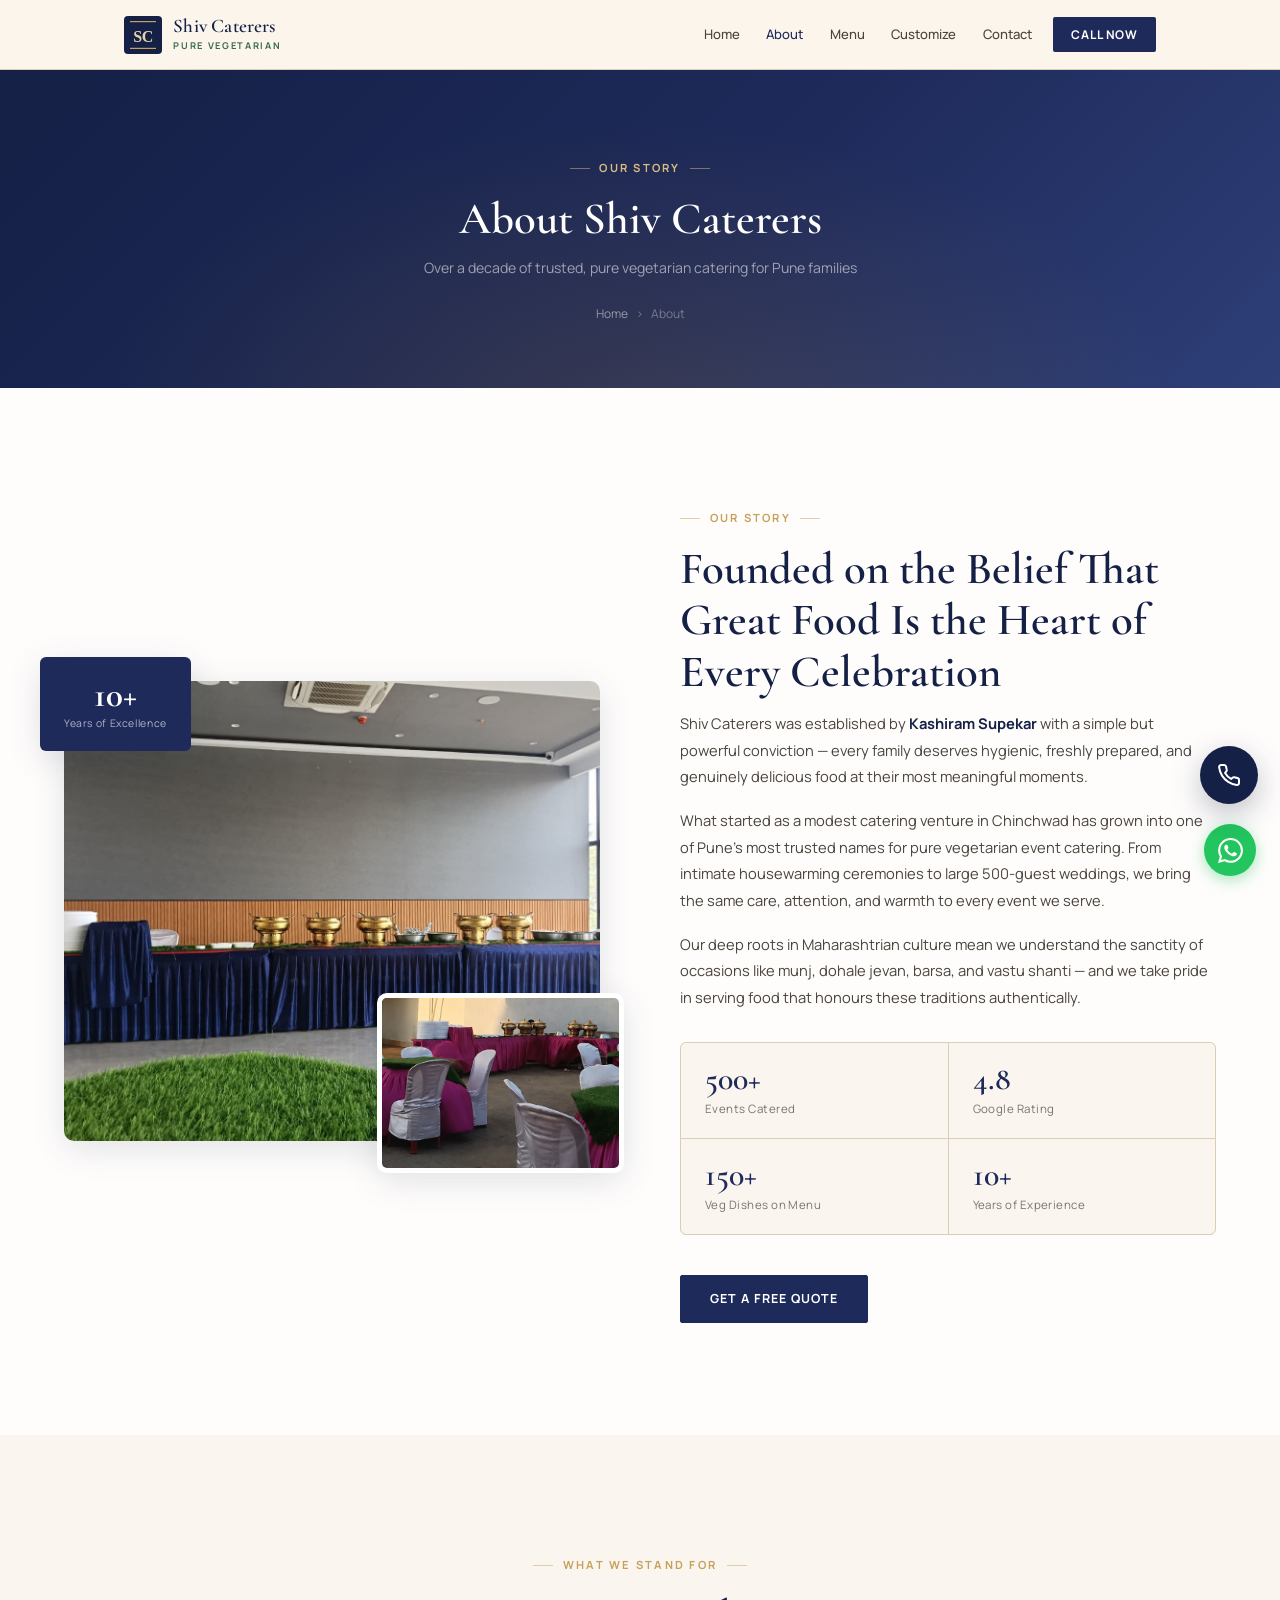
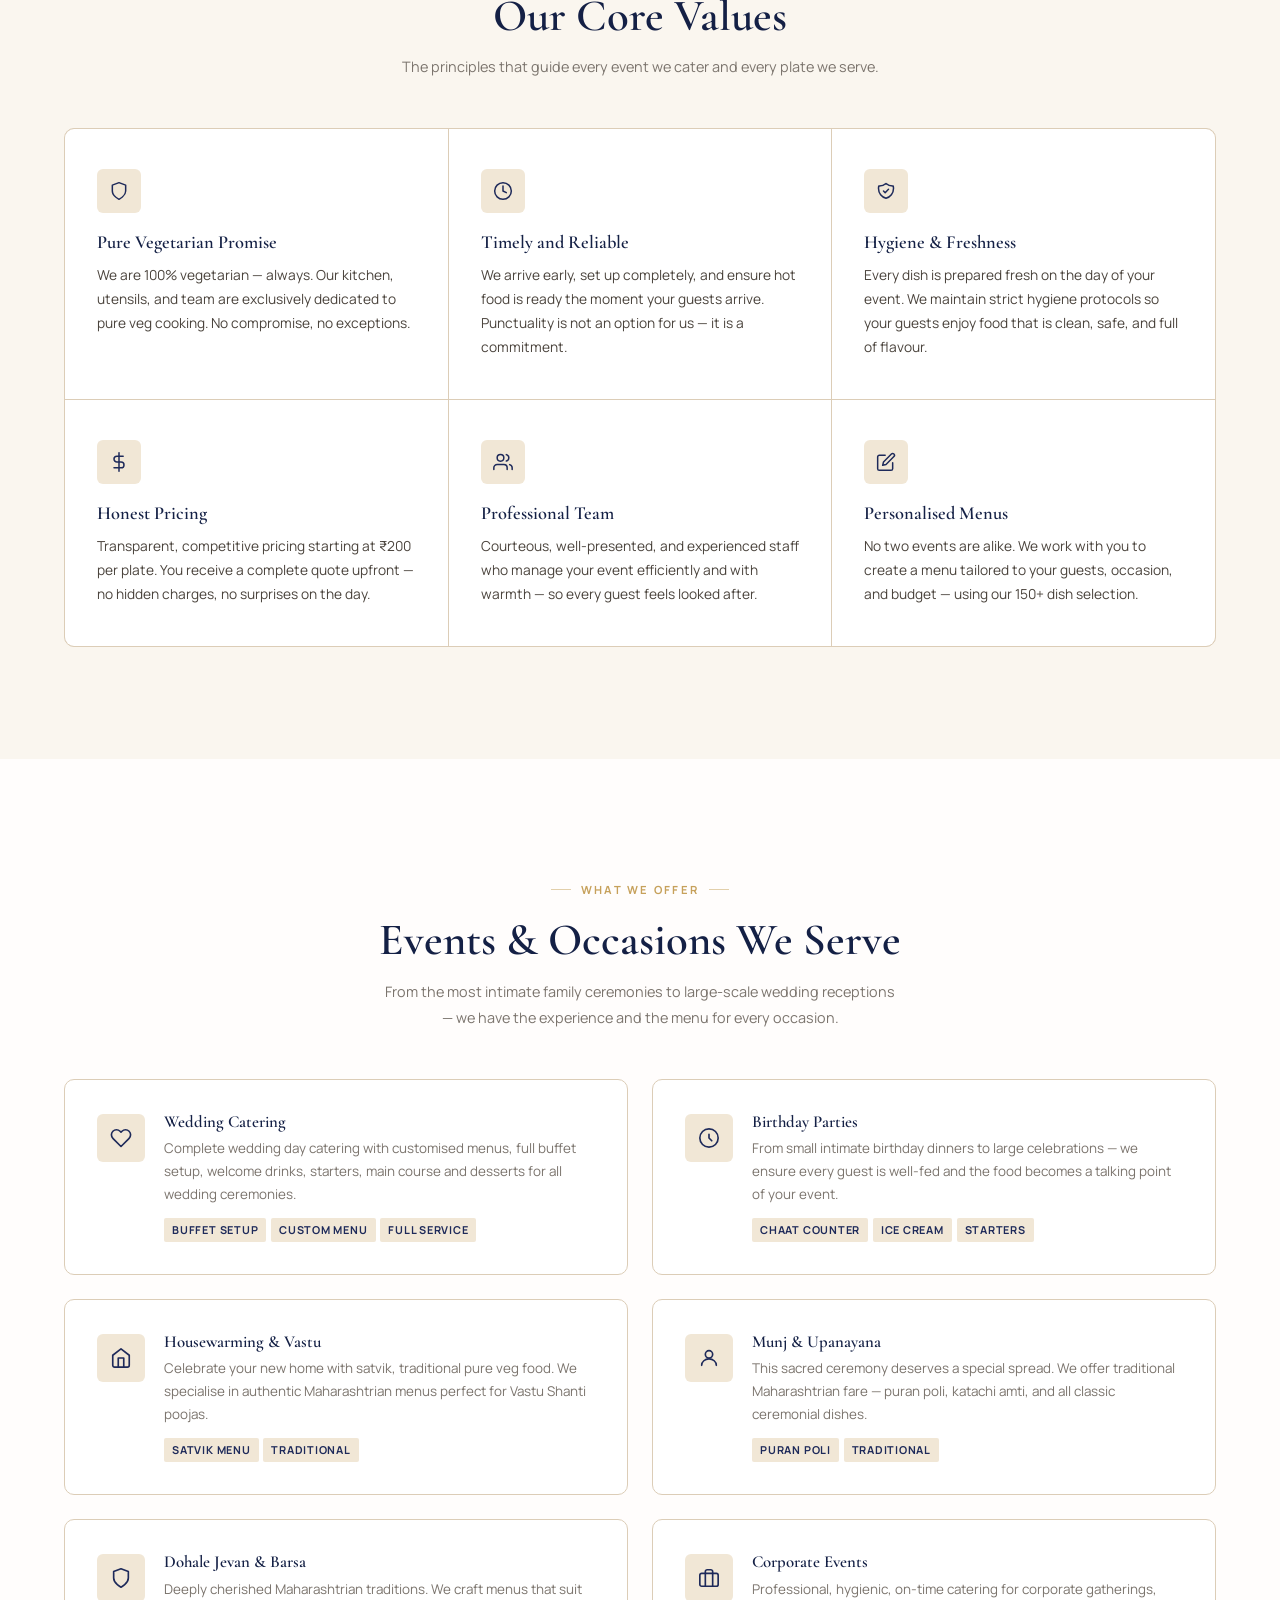
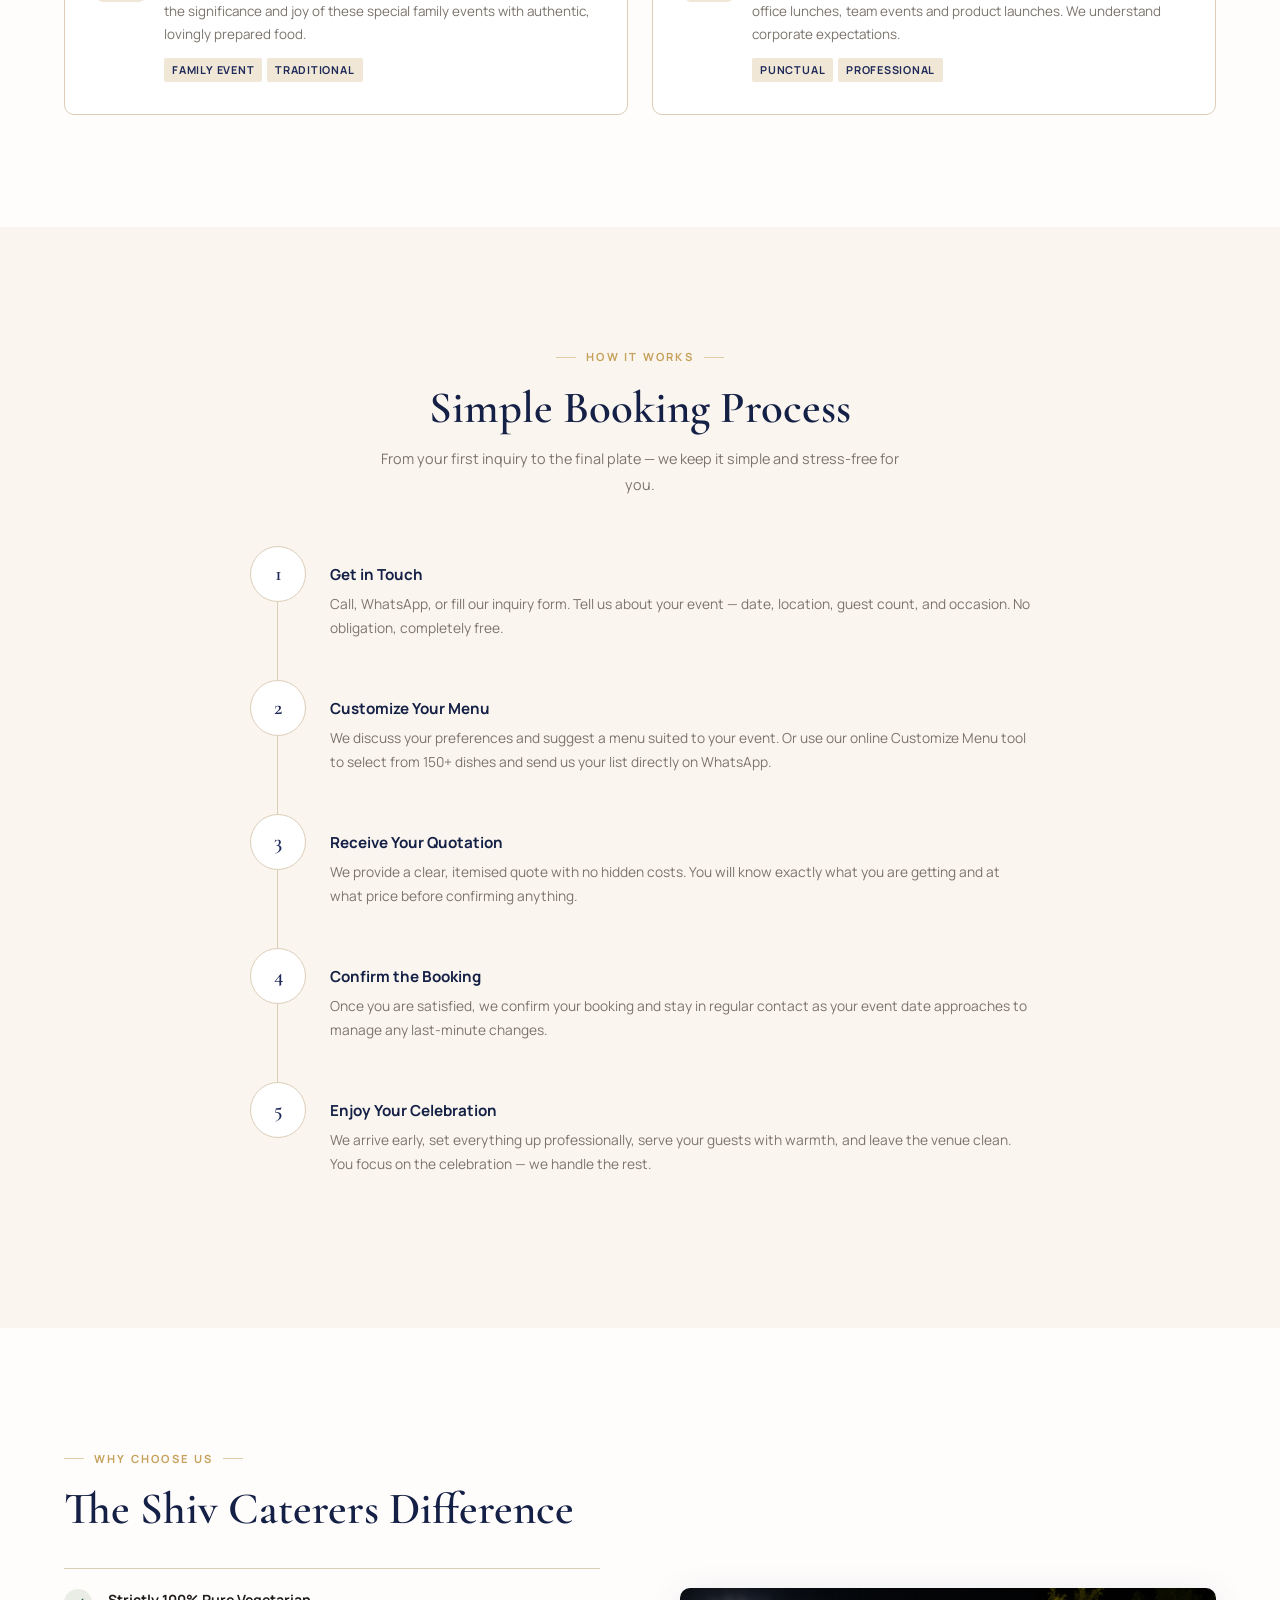
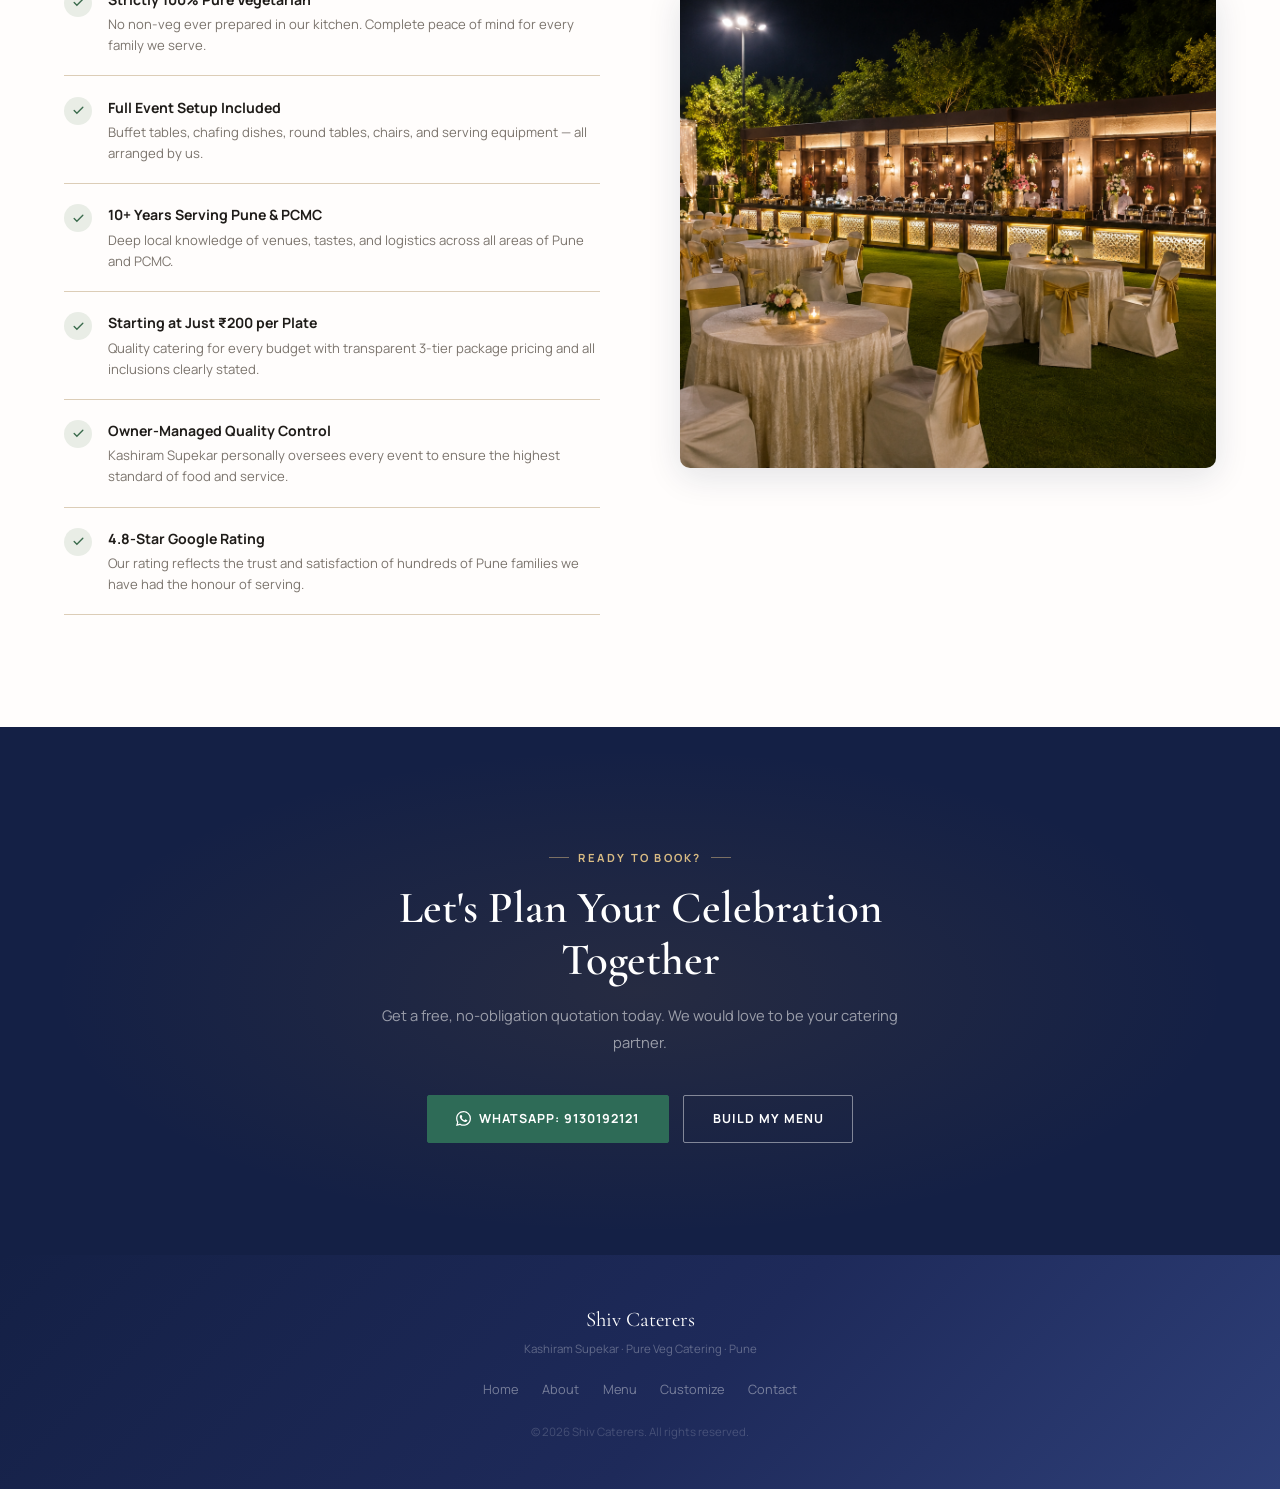
<file: about.html>
<!DOCTYPE html>
<html lang="en">
<head>
  <meta charset="UTF-8" />
  <meta name="viewport" content="width=device-width, initial-scale=1.0" />
  <title>About Us | Shiv Caterers — Pure Veg Catering Pune</title>
  <meta name="description" content="Learn about Shiv Caterers Pune — founded by Kashiram Supekar. Trusted pure vegetarian catering for weddings, birthday parties, munj & all family events across Pune & PCMC." />
  <meta name="keywords" content="about Shiv Caterers, Kashiram Supekar caterer Pune, pure veg catering Chinchwad, catering services Pune PCMC" />
  <meta name="robots" content="index, follow" />
  <link rel="canonical" href="https://shivcaterers.in/about.html" />
  <meta property="og:title" content="About Shiv Caterers — Pune's Trusted Pure Veg Catering" />
  <meta property="og:description" content="Meet Kashiram Supekar & the Shiv Caterers team. Over a decade of pure vegetarian catering excellence for every Pune family celebration." />
  <script type="application/ld+json">{"@context":"https://schema.org","@type":"LocalBusiness","name":"Shiv Caterers","founder":{"@type":"Person","name":"Kashiram Supekar"},"url":"https://shivcaterers.in","telephone":"+919130192121","address":{"@type":"PostalAddress","streetAddress":"Dnyandeep Colony, Dagdoba Chowk, Chinchwadnagar","addressLocality":"Chinchwad, Pune","addressRegion":"Maharashtra","postalCode":"411033","addressCountry":"IN"}}</script>
  <link rel="icon" type="image/svg+xml" href="favicon.svg" />
  <link rel="stylesheet" href="style.css" />
  <style>
    /* ── STORY ── */
    .story { padding: 7rem 5%; background: var(--ivory); }
    .story-grid {
      max-width: 1160px; margin: 0 auto;
      display: grid; grid-template-columns: 1fr 1fr; gap: 5rem; align-items: center;
    }
    .story-imgs { position: relative; }
    .story-img-main { border-radius: var(--r-md); overflow: hidden; box-shadow: var(--shadow-md); }
    .story-img-main img { width: 100%; height: 460px; object-fit: cover; }
    .story-img-thumb {
      position: absolute; bottom: -2rem; right: -1.5rem;
      width: 46%; border-radius: var(--r-md); overflow: hidden;
      border: 5px solid var(--white); box-shadow: var(--shadow-md);
    }
    .story-img-thumb img { width: 100%; height: 170px; object-fit: cover; }
    .story-badge {
      position: absolute; top: -1.5rem; left: -1.5rem;
      background: var(--wine); color: var(--white);
      padding: 1.2rem 1.5rem; border-radius: var(--r-sm);
      text-align: center; box-shadow: var(--shadow-md);
    }
    .story-badge .num { font-family: var(--font-h); font-size: 2.2rem; font-weight: 700; line-height: 1; display: block; }
    .story-badge .lbl { font-size: 0.65rem; opacity: 0.65; letter-spacing: 0.06em; display: block; margin-top: 3px; }
    .story-text p { margin-bottom: 1.1rem; }
    .story-metrics {
      display: grid; grid-template-columns: repeat(2, 1fr); gap: 1px;
      background: var(--cream-3); border: 1px solid var(--cream-3);
      border-radius: var(--r-sm); overflow: hidden; margin: 2rem 0 2.5rem;
    }
    .metric { background: var(--cream); padding: 1.25rem 1.5rem; }
    .metric .num { font-family: var(--font-h); font-size: 2rem; font-weight: 600; color: var(--wine); line-height: 1; display: block; }
    .metric .lbl { font-size: 0.72rem; color: var(--text-light); margin-top: 4px; display: block; letter-spacing: 0.04em; }

    /* ── VALUES ── */
    .values { padding: 7rem 5%; background: var(--cream); }
    .values-inner { max-width: 1160px; margin: 0 auto; }
    .values-grid {
      display: grid; grid-template-columns: repeat(3, 1fr); gap: 1px;
      background: var(--cream-3); border: 1px solid var(--cream-3);
      border-radius: var(--r-md); overflow: hidden; margin-top: 3rem;
    }
    .value-cell {
      background: var(--white); padding: 2.5rem 2rem;
      transition: var(--t);
    }
    .value-cell:hover { background: var(--cream); }
    .value-icon {
      width: 44px; height: 44px; border-radius: var(--r-sm);
      background: var(--cream-2); display: flex; align-items: center; justify-content: center;
      color: var(--wine); margin-bottom: 1.2rem;
    }
    .value-icon svg { width: 20px; height: 20px; stroke: currentColor; fill: none; stroke-width: 1.8; stroke-linecap: round; stroke-linejoin: round; }
    .value-cell h3 { font-size: 1.15rem; margin-bottom: 0.6rem; }
    .value-cell p  { font-size: 0.86rem; line-height: 1.75; }

    /* ── SERVICES ── */
    .services { padding: 7rem 5%; background: var(--ivory); }
    .services-inner { max-width: 1160px; margin: 0 auto; }
    .services-grid {
      display: grid; grid-template-columns: repeat(2, 1fr); gap: 1.5rem;
      margin-top: 3rem;
    }
    .service-card {
      border: 1px solid var(--cream-3); border-radius: var(--r-md);
      padding: 2rem; background: var(--white); transition: var(--t);
      display: grid; grid-template-columns: 48px 1fr; gap: 1.2rem; align-items: start;
    }
    .service-card:hover { border-color: var(--wine); box-shadow: var(--shadow-sm); }
    .service-icon {
      width: 48px; height: 48px; border-radius: var(--r-sm);
      background: var(--cream-2); display: flex; align-items: center; justify-content: center;
      color: var(--wine); flex-shrink: 0; margin-top: 2px;
    }
    .service-icon svg { width: 22px; height: 22px; stroke: currentColor; fill: none; stroke-width: 1.8; stroke-linecap: round; stroke-linejoin: round; }
    .service-card h3 { font-size: 1.05rem; margin-bottom: 0.4rem; }
    .service-card p  { font-size: 0.84rem; color: var(--text-light); line-height: 1.7; margin: 0; }
    .service-tags { display: flex; flex-wrap: wrap; gap: 0.3rem; margin-top: 0.75rem; }
    .service-tag {
      font-size: 0.68rem; font-weight: 700; letter-spacing: 0.07em; text-transform: uppercase;
      background: var(--cream-2); color: var(--wine);
      padding: 3px 8px; border-radius: 2px;
    }

    /* ── PROCESS ── */
    .process { padding: 7rem 5%; background: var(--cream); }
    .process-inner { max-width: 780px; margin: 0 auto; }
    .process-steps { display: flex; flex-direction: column; margin-top: 3rem; }
    .process-step {
      display: grid; grid-template-columns: 56px 1fr;
      gap: 1.5rem; position: relative;
    }
    .process-step:not(:last-child)::before {
      content: '';
      position: absolute; left: 27px; top: 56px; bottom: 0;
      width: 1px; background: var(--cream-3);
    }
    .step-num {
      width: 56px; height: 56px; border-radius: 50%;
      border: 1.5px solid var(--cream-3); background: var(--white);
      display: flex; align-items: center; justify-content: center;
      font-family: var(--font-h); font-size: 1.3rem; font-weight: 600;
      color: var(--wine); flex-shrink: 0; z-index: 1;
      position: relative;
    }
    .step-body { padding: 1rem 0 2.5rem; }
    .step-body h4 { font-size: 0.95rem; font-weight: 700; color: var(--wine-deep); margin-bottom: 0.3rem; }
    .step-body p  { font-size: 0.86rem; color: var(--text-light); line-height: 1.75; margin: 0; }

    /* ── WHY US ── */
    .why-us { padding: 7rem 5%; background: var(--ivory); }
    .why-us-inner {
      max-width: 1160px; margin: 0 auto;
      display: grid; grid-template-columns: 1fr 1fr; gap: 5rem; align-items: center;
    }
    .why-list { display: flex; flex-direction: column; gap: 0; margin-top: 2rem; }
    .why-item {
      display: flex; align-items: flex-start; gap: 1rem;
      padding: 1.2rem 0; border-bottom: 1px solid var(--cream-3);
    }
    .why-item:first-child { border-top: 1px solid var(--cream-3); }
    .why-check {
      width: 28px; height: 28px; border-radius: 50%;
      background: rgba(42,94,42,0.1);
      display: flex; align-items: center; justify-content: center;
      flex-shrink: 0; margin-top: 1px;
    }
    .why-check svg { width: 13px; height: 13px; stroke: var(--green); fill: none; stroke-width: 2.5; stroke-linecap: round; }
    .why-item h4 { font-size: 0.88rem; font-weight: 700; color: var(--text-dark); margin-bottom: 0.2rem; }
    .why-item p  { font-size: 0.82rem; color: var(--text-light); line-height: 1.6; margin: 0; }
    .why-img { border-radius: var(--r-md); overflow: hidden; box-shadow: var(--shadow-md); }
    .why-img img { width: 100%; height: 480px; object-fit: cover; }

    /* ── CTA ── */
    .about-cta {
      padding: 7rem 5%;
      background: var(--wine-deep); text-align: center; position: relative; overflow: hidden;
    }
    .about-cta::before {
      content: ''; position: absolute; inset: 0;
      background: radial-gradient(ellipse at 50% 50%, rgba(168,124,42,0.12) 0%, transparent 65%);
    }
    .about-cta-inner { position: relative; z-index: 1; max-width: 560px; margin: 0 auto; }
    .about-cta h2 { color: var(--white); margin-bottom: 1rem; }
    .about-cta p  { color: rgba(255,255,255,0.55); margin-bottom: 2.5rem; }
    .about-cta-btns { display: flex; justify-content: center; gap: 0.85rem; flex-wrap: wrap; }

    @media (max-width: 960px) {
      .story-grid { grid-template-columns: 1fr; gap: 3rem; }
      .story-imgs  { display: none; }
      .values-grid { grid-template-columns: 1fr 1fr; }
      .services-grid { grid-template-columns: 1fr; }
      .why-us-inner { grid-template-columns: 1fr; }
      .why-img { display: none; }
    }
    @media (max-width: 600px) {
      .values-grid { grid-template-columns: 1fr; }
      .story-metrics { grid-template-columns: 1fr 1fr; }
    }
  </style>
</head>
<body>

<!-- NAV -->
<nav class="site-nav" id="siteNav">
  <div class="nav-inner">
    <a href="index.html" class="nav-logo" aria-label="Shiv Caterers — Home">
      <div class="logo-mark">
        <svg viewBox="0 0 38 38"><rect width="38" height="38" rx="4" fill="#142045"/><rect x="6" y="5" width="26" height="1.2" fill="#C6A15B"/><text x="19" y="26" text-anchor="middle" font-family="Georgia,serif" font-size="16" font-weight="600" fill="#E6D3A7" letter-spacing="-0.5">SC</text><rect x="6" y="31.8" width="26" height="1.2" fill="#C6A15B"/></svg>
      </div>
      <div><span class="logo-name">Shiv Caterers</span><span class="logo-sub">Pure Vegetarian</span></div>
    </a>
    <nav class="nav-links">
      <a href="index.html">Home</a>
      <a href="about.html" class="active">About</a>
      <a href="menu.html">Menu</a>
      <a href="customize-menu.html">Customize</a>
      <a href="contact.html">Contact</a>
      <a href="tel:+919130192121" class="nav-cta">Call Now</a>
    </nav>
    <button class="nav-toggle" id="navToggle" aria-label="Toggle navigation" aria-expanded="false">
      <span></span><span></span><span></span>
    </button>
  </div>
  <nav class="nav-mobile" id="navMobile">
    <a href="index.html">Home</a>
    <a href="about.html" class="active">About Us</a>
    <a href="menu.html">Full Menu</a>
    <a href="customize-menu.html">Customize Menu</a>
    <a href="contact.html">Contact</a>
    <div class="nav-mobile-footer">
      <a href="https://wa.me/919130192121" target="_blank" rel="noopener" class="btn btn-wa" style="width:100%;justify-content:center;">
        <svg viewBox="0 0 24 24" fill="currentColor" style="width:15px;height:15px;"><path d="M17.472 14.382c-.297-.149-1.758-.867-2.03-.967-.273-.099-.471-.148-.67.15-.197.297-.767.966-.94 1.164-.173.199-.347.223-.644.075-.297-.15-1.255-.463-2.39-1.475-.883-.788-1.48-1.761-1.653-2.059-.173-.297-.018-.458.13-.606.134-.133.298-.347.446-.52.149-.174.198-.298.298-.497.099-.198.05-.371-.025-.52-.075-.149-.669-1.612-.916-2.207-.242-.579-.487-.5-.669-.51-.173-.008-.371-.01-.57-.01-.198 0-.52.074-.792.372-.272.297-1.04 1.016-1.04 2.479 0 1.462 1.065 2.875 1.213 3.074.149.198 2.096 3.2 5.077 4.487.709.306 1.262.489 1.694.625.712.227 1.36.195 1.871.118.571-.085 1.758-.719 2.006-1.413.248-.694.248-1.289.173-1.413-.074-.124-.272-.198-.57-.347m-5.421 7.403h-.004a9.87 9.87 0 01-5.031-1.378l-.361-.214-3.741.982.998-3.648-.235-.374a9.86 9.86 0 01-1.51-5.26c.001-5.45 4.436-9.884 9.888-9.884 2.64 0 5.122 1.03 6.988 2.898a9.825 9.825 0 012.893 6.994c-.003 5.45-4.437 9.884-9.885 9.884m8.413-18.297A11.815 11.815 0 0012.05 0C5.495 0 .16 5.335.157 11.892c0 2.096.547 4.142 1.588 5.945L.057 24l6.305-1.654a11.882 11.882 0 005.683 1.448h.005c6.554 0 11.89-5.335 11.893-11.893a11.821 11.821 0 00-3.48-8.413z"/></svg>
        WhatsApp Inquiry
      </a>
    </div>
  </nav>
</nav>

<!-- PAGE HERO -->
<div class="page-hero">
  <div class="page-hero-inner">
    <div class="eyebrow" style="color:var(--gold-light);justify-content:center;">Our Story</div>
    <h1>About Shiv Caterers</h1>
    <p>Over a decade of trusted, pure vegetarian catering for Pune families</p>
    <div class="breadcrumb"><a href="index.html">Home</a><span class="breadcrumb-sep">›</span><span>About</span></div>
  </div>
</div>

<!-- STORY -->
<section class="story reveal">
  <div class="story-grid">
    <div class="story-imgs">
      <div class="story-img-main">
        <img src="Image 1.jpeg" alt="Shiv Caterers outdoor event setup — round tables with pink linen and white chair covers" loading="lazy" />
      </div>
      <div class="story-img-thumb">
        <img src="Image 2.png" alt="Professional buffet with golden chafing dishes at an indoor venue" loading="lazy" />
      </div>
      <div class="story-badge"><span class="num">10+</span><span class="lbl">Years of Excellence</span></div>
    </div>
    <div class="story-text">
      <div class="eyebrow">Our Story</div>
      <h2 class="heading">Founded on the Belief That Great Food Is the Heart of Every Celebration</h2>
      <p>Shiv Caterers was established by <strong style="color:var(--wine-deep)">Kashiram Supekar</strong> with a simple but powerful conviction — every family deserves hygienic, freshly prepared, and genuinely delicious food at their most meaningful moments.</p>
      <p>What started as a modest catering venture in Chinchwad has grown into one of Pune's most trusted names for pure vegetarian event catering. From intimate housewarming ceremonies to large 500-guest weddings, we bring the same care, attention, and warmth to every event we serve.</p>
      <p>Our deep roots in Maharashtrian culture mean we understand the sanctity of occasions like munj, dohale jevan, barsa, and vastu shanti — and we take pride in serving food that honours these traditions authentically.</p>
      <div class="story-metrics">
        <div class="metric"><span class="num">500+</span><span class="lbl">Events Catered</span></div>
        <div class="metric"><span class="num">4.8</span><span class="lbl">Google Rating</span></div>
        <div class="metric"><span class="num">150+</span><span class="lbl">Veg Dishes on Menu</span></div>
        <div class="metric"><span class="num">10+</span><span class="lbl">Years of Experience</span></div>
      </div>
      <a href="contact.html" class="btn btn-primary">Get a Free Quote</a>
    </div>
  </div>
</section>

<!-- VALUES -->
<section class="values reveal">
  <div class="values-inner">
    <div class="text-center">
      <div class="eyebrow">What We Stand For</div>
      <h2 class="heading">Our Core Values</h2>
      <p class="subheading">The principles that guide every event we cater and every plate we serve.</p>
    </div>
    <div class="values-grid">
      <div class="value-cell">
        <div class="value-icon"><svg viewBox="0 0 24 24"><path d="M12 22s8-4 8-10V5l-8-3-8 3v7c0 6 8 10 8 10z"/></svg></div>
        <h3>Pure Vegetarian Promise</h3>
        <p>We are 100% vegetarian — always. Our kitchen, utensils, and team are exclusively dedicated to pure veg cooking. No compromise, no exceptions.</p>
      </div>
      <div class="value-cell">
        <div class="value-icon"><svg viewBox="0 0 24 24"><path d="M12 22c5.523 0 10-4.477 10-10S17.523 2 12 2 2 6.477 2 12s4.477 10 10 10z"/><polyline points="12,6 12,12 16,14"/></svg></div>
        <h3>Timely and Reliable</h3>
        <p>We arrive early, set up completely, and ensure hot food is ready the moment your guests arrive. Punctuality is not an option for us — it is a commitment.</p>
      </div>
      <div class="value-cell">
        <div class="value-icon"><svg viewBox="0 0 24 24"><path d="M9 12l2 2 4-4m5.618-4.016A11.955 11.955 0 0112 2.944a11.955 11.955 0 01-8.618 3.04A12.02 12.02 0 003 9c0 5.591 3.824 10.29 9 11.622 5.176-1.332 9-6.03 9-11.622 0-1.042-.133-2.052-.382-3.016z"/></svg></div>
        <h3>Hygiene &amp; Freshness</h3>
        <p>Every dish is prepared fresh on the day of your event. We maintain strict hygiene protocols so your guests enjoy food that is clean, safe, and full of flavour.</p>
      </div>
      <div class="value-cell">
        <div class="value-icon"><svg viewBox="0 0 24 24"><line x1="12" y1="1" x2="12" y2="23"/><path d="M17 5H9.5a3.5 3.5 0 000 7h5a3.5 3.5 0 010 7H6"/></svg></div>
        <h3>Honest Pricing</h3>
        <p>Transparent, competitive pricing starting at ₹200 per plate. You receive a complete quote upfront — no hidden charges, no surprises on the day.</p>
      </div>
      <div class="value-cell">
        <div class="value-icon"><svg viewBox="0 0 24 24"><path d="M17 21v-2a4 4 0 00-4-4H5a4 4 0 00-4 4v2"/><circle cx="9" cy="7" r="4"/><path d="M23 21v-2a4 4 0 00-3-3.87M16 3.13a4 4 0 010 7.75"/></svg></div>
        <h3>Professional Team</h3>
        <p>Courteous, well-presented, and experienced staff who manage your event efficiently and with warmth — so every guest feels looked after.</p>
      </div>
      <div class="value-cell">
        <div class="value-icon"><svg viewBox="0 0 24 24"><path d="M11 4H4a2 2 0 00-2 2v14a2 2 0 002 2h14a2 2 0 002-2v-7"/><path d="M18.5 2.5a2.121 2.121 0 013 3L12 15l-4 1 1-4 9.5-9.5z"/></svg></div>
        <h3>Personalised Menus</h3>
        <p>No two events are alike. We work with you to create a menu tailored to your guests, occasion, and budget — using our 150+ dish selection.</p>
      </div>
    </div>
  </div>
</section>

<!-- SERVICES -->
<section class="services reveal">
  <div class="services-inner">
    <div class="text-center">
      <div class="eyebrow">What We Offer</div>
      <h2 class="heading">Events &amp; Occasions We Serve</h2>
      <p class="subheading">From the most intimate family ceremonies to large-scale wedding receptions — we have the experience and the menu for every occasion.</p>
    </div>
    <div class="services-grid">
      <div class="service-card">
        <div class="service-icon"><svg viewBox="0 0 24 24"><path d="M20.84 4.61a5.5 5.5 0 00-7.78 0L12 5.67l-1.06-1.06a5.5 5.5 0 00-7.78 7.78l1.06 1.06L12 21.23l7.78-7.78 1.06-1.06a5.5 5.5 0 000-7.78z"/></svg></div>
        <div>
          <h3>Wedding Catering</h3>
          <p>Complete wedding day catering with customised menus, full buffet setup, welcome drinks, starters, main course and desserts for all wedding ceremonies.</p>
          <div class="service-tags"><span class="service-tag">Buffet Setup</span><span class="service-tag">Custom Menu</span><span class="service-tag">Full Service</span></div>
        </div>
      </div>
      <div class="service-card">
        <div class="service-icon"><svg viewBox="0 0 24 24"><path d="M12 22c5.523 0 10-4.477 10-10S17.523 2 12 2 2 6.477 2 12s4.477 10 10 10z"/><path d="M12 8v4l3 3"/></svg></div>
        <div>
          <h3>Birthday Parties</h3>
          <p>From small intimate birthday dinners to large celebrations — we ensure every guest is well-fed and the food becomes a talking point of your event.</p>
          <div class="service-tags"><span class="service-tag">Chaat Counter</span><span class="service-tag">Ice Cream</span><span class="service-tag">Starters</span></div>
        </div>
      </div>
      <div class="service-card">
        <div class="service-icon"><svg viewBox="0 0 24 24"><path d="M3 9l9-7 9 7v11a2 2 0 01-2 2H5a2 2 0 01-2-2z"/><polyline points="9,22 9,12 15,12 15,22"/></svg></div>
        <div>
          <h3>Housewarming &amp; Vastu</h3>
          <p>Celebrate your new home with satvik, traditional pure veg food. We specialise in authentic Maharashtrian menus perfect for Vastu Shanti poojas.</p>
          <div class="service-tags"><span class="service-tag">Satvik Menu</span><span class="service-tag">Traditional</span></div>
        </div>
      </div>
      <div class="service-card">
        <div class="service-icon"><svg viewBox="0 0 24 24"><circle cx="12" cy="8" r="4"/><path d="M4 20c0-4 3.6-7 8-7s8 3 8 7"/></svg></div>
        <div>
          <h3>Munj &amp; Upanayana</h3>
          <p>This sacred ceremony deserves a special spread. We offer traditional Maharashtrian fare — puran poli, katachi amti, and all classic ceremonial dishes.</p>
          <div class="service-tags"><span class="service-tag">Puran Poli</span><span class="service-tag">Traditional</span></div>
        </div>
      </div>
      <div class="service-card">
        <div class="service-icon"><svg viewBox="0 0 24 24"><path d="M12 22s8-4 8-10V5l-8-3-8 3v7c0 6 8 10 8 10z"/></svg></div>
        <div>
          <h3>Dohale Jevan &amp; Barsa</h3>
          <p>Deeply cherished Maharashtrian traditions. We craft menus that suit the significance and joy of these special family events with authentic, lovingly prepared food.</p>
          <div class="service-tags"><span class="service-tag">Family Event</span><span class="service-tag">Traditional</span></div>
        </div>
      </div>
      <div class="service-card">
        <div class="service-icon"><svg viewBox="0 0 24 24"><rect x="2" y="7" width="20" height="14" rx="2"/><path d="M16 21V5a2 2 0 00-2-2h-4a2 2 0 00-2 2v16"/></svg></div>
        <div>
          <h3>Corporate Events</h3>
          <p>Professional, hygienic, on-time catering for corporate gatherings, office lunches, team events and product launches. We understand corporate expectations.</p>
          <div class="service-tags"><span class="service-tag">Punctual</span><span class="service-tag">Professional</span></div>
        </div>
      </div>
    </div>
  </div>
</section>

<!-- PROCESS -->
<section class="process reveal">
  <div class="process-inner">
    <div class="text-center">
      <div class="eyebrow">How It Works</div>
      <h2 class="heading">Simple Booking Process</h2>
      <p class="subheading" style="margin:0 auto 0;">From your first inquiry to the final plate — we keep it simple and stress-free for you.</p>
    </div>
    <div class="process-steps">
      <div class="process-step">
        <div class="step-num">1</div>
        <div class="step-body">
          <h4>Get in Touch</h4>
          <p>Call, WhatsApp, or fill our inquiry form. Tell us about your event — date, location, guest count, and occasion. No obligation, completely free.</p>
        </div>
      </div>
      <div class="process-step">
        <div class="step-num">2</div>
        <div class="step-body">
          <h4>Customize Your Menu</h4>
          <p>We discuss your preferences and suggest a menu suited to your event. Or use our online Customize Menu tool to select from 150+ dishes and send us your list directly on WhatsApp.</p>
        </div>
      </div>
      <div class="process-step">
        <div class="step-num">3</div>
        <div class="step-body">
          <h4>Receive Your Quotation</h4>
          <p>We provide a clear, itemised quote with no hidden costs. You will know exactly what you are getting and at what price before confirming anything.</p>
        </div>
      </div>
      <div class="process-step">
        <div class="step-num">4</div>
        <div class="step-body">
          <h4>Confirm the Booking</h4>
          <p>Once you are satisfied, we confirm your booking and stay in regular contact as your event date approaches to manage any last-minute changes.</p>
        </div>
      </div>
      <div class="process-step">
        <div class="step-num">5</div>
        <div class="step-body">
          <h4>Enjoy Your Celebration</h4>
          <p>We arrive early, set everything up professionally, serve your guests with warmth, and leave the venue clean. You focus on the celebration — we handle the rest.</p>
        </div>
      </div>
    </div>
  </div>
</section>

<!-- WHY US -->
<section class="why-us reveal">
  <div class="why-us-inner">
    <div>
      <div class="eyebrow">Why Choose Us</div>
      <h2 class="heading">The Shiv Caterers Difference</h2>
      <div class="why-list">
        <div class="why-item">
          <div class="why-check"><svg viewBox="0 0 24 24"><polyline points="20,6 9,17 4,12"/></svg></div>
          <div><h4>Strictly 100% Pure Vegetarian</h4><p>No non-veg ever prepared in our kitchen. Complete peace of mind for every family we serve.</p></div>
        </div>
        <div class="why-item">
          <div class="why-check"><svg viewBox="0 0 24 24"><polyline points="20,6 9,17 4,12"/></svg></div>
          <div><h4>Full Event Setup Included</h4><p>Buffet tables, chafing dishes, round tables, chairs, and serving equipment — all arranged by us.</p></div>
        </div>
        <div class="why-item">
          <div class="why-check"><svg viewBox="0 0 24 24"><polyline points="20,6 9,17 4,12"/></svg></div>
          <div><h4>10+ Years Serving Pune &amp; PCMC</h4><p>Deep local knowledge of venues, tastes, and logistics across all areas of Pune and PCMC.</p></div>
        </div>
        <div class="why-item">
          <div class="why-check"><svg viewBox="0 0 24 24"><polyline points="20,6 9,17 4,12"/></svg></div>
          <div><h4>Starting at Just ₹200 per Plate</h4><p>Quality catering for every budget with transparent 3-tier package pricing and all inclusions clearly stated.</p></div>
        </div>
        <div class="why-item">
          <div class="why-check"><svg viewBox="0 0 24 24"><polyline points="20,6 9,17 4,12"/></svg></div>
          <div><h4>Owner-Managed Quality Control</h4><p>Kashiram Supekar personally oversees every event to ensure the highest standard of food and service.</p></div>
        </div>
        <div class="why-item">
          <div class="why-check"><svg viewBox="0 0 24 24"><polyline points="20,6 9,17 4,12"/></svg></div>
          <div><h4>4.8-Star Google Rating</h4><p>Our rating reflects the trust and satisfaction of hundreds of Pune families we have had the honour of serving.</p></div>
        </div>
      </div>
    </div>
    <div class="why-img">
      <img src="Image 4.png" alt="Professional catering setup by Shiv Caterers at a family event in Pune" loading="lazy" />
    </div>
  </div>
</section>

<!-- CTA -->
<section class="about-cta">
  <div class="about-cta-inner">
    <div class="eyebrow" style="color:var(--gold-light);justify-content:center;">Ready to Book?</div>
    <h2>Let's Plan Your Celebration Together</h2>
    <p>Get a free, no-obligation quotation today. We would love to be your catering partner.</p>
    <div class="about-cta-btns">
      <a href="https://wa.me/919130192121?text=Hello%20Shiv%20Caterers%2C%20I%20want%20to%20inquire%20about%20catering." class="btn btn-wa" target="_blank" rel="noopener">
        <svg viewBox="0 0 24 24" fill="currentColor"><path d="M17.472 14.382c-.297-.149-1.758-.867-2.03-.967-.273-.099-.471-.148-.67.15-.197.297-.767.966-.94 1.164-.173.199-.347.223-.644.075-.297-.15-1.255-.463-2.39-1.475-.883-.788-1.48-1.761-1.653-2.059-.173-.297-.018-.458.13-.606.134-.133.298-.347.446-.52.149-.174.198-.298.298-.497.099-.198.05-.371-.025-.52-.075-.149-.669-1.612-.916-2.207-.242-.579-.487-.5-.669-.51-.173-.008-.371-.01-.57-.01-.198 0-.52.074-.792.372-.272.297-1.04 1.016-1.04 2.479 0 1.462 1.065 2.875 1.213 3.074.149.198 2.096 3.2 5.077 4.487.709.306 1.262.489 1.694.625.712.227 1.36.195 1.871.118.571-.085 1.758-.719 2.006-1.413.248-.694.248-1.289.173-1.413-.074-.124-.272-.198-.57-.347m-5.421 7.403h-.004a9.87 9.87 0 01-5.031-1.378l-.361-.214-3.741.982.998-3.648-.235-.374a9.86 9.86 0 01-1.51-5.26c.001-5.45 4.436-9.884 9.888-9.884 2.64 0 5.122 1.03 6.988 2.898a9.825 9.825 0 012.893 6.994c-.003 5.45-4.437 9.884-9.885 9.884m8.413-18.297A11.815 11.815 0 0012.05 0C5.495 0 .16 5.335.157 11.892c0 2.096.547 4.142 1.588 5.945L.057 24l6.305-1.654a11.882 11.882 0 005.683 1.448h.005c6.554 0 11.89-5.335 11.893-11.893a11.821 11.821 0 00-3.48-8.413z"/></svg>
        WhatsApp: 9130192121
      </a>
      <a href="customize-menu.html" class="btn btn-ghost">Build My Menu</a>
    </div>
  </div>
</section>

<!-- FOOTER -->
<footer class="footer-simple site-footer">
  <div><div class="footer-simple-name">Shiv Caterers</div><div class="footer-simple-sub">Kashiram Supekar · Pure Veg Catering · Pune</div></div>
  <nav class="footer-simple-nav">
    <a href="index.html">Home</a><a href="about.html">About</a><a href="menu.html">Menu</a><a href="customize-menu.html">Customize</a><a href="contact.html">Contact</a>
  </nav>
  <div class="footer-simple-copy">© 2026 Shiv Caterers. All rights reserved.</div>
</footer>
<a
  href="tel:+919130192121"
  class="call-float"
  aria-label="Call Shiv Caterers"
>
  <svg viewBox="0 0 24 24" fill="none">
    <path
      d="M22 16.92v3a2 2 0 0 1-2.18 2
      19.79 19.79 0 0 1-8.63-3.07
      19.5 19.5 0 0 1-6-6
      19.79 19.79 0 0 1-3.07-8.67
      A2 2 0 0 1 4.11 2h3
      a2 2 0 0 1 2 1.72
      c.12.89.32 1.76.59 2.6
      a2 2 0 0 1-.45 2.11L8.09 9.91
      a16 16 0 0 0 6 6l1.48-1.16
      a2 2 0 0 1 2.11-.45
      c.84.27 1.71.47 2.6.59
      A2 2 0 0 1 22 16.92z"
      stroke="currentColor"
      stroke-width="2"
      stroke-linecap="round"
      stroke-linejoin="round"
    />
  </svg>
</a>
<a href="https://wa.me/919130192121" class="wa-float" target="_blank" rel="noopener" aria-label="Chat on WhatsApp">
  <svg viewBox="0 0 24 24"><path d="M17.472 14.382c-.297-.149-1.758-.867-2.03-.967-.273-.099-.471-.148-.67.15-.197.297-.767.966-.94 1.164-.173.199-.347.223-.644.075-.297-.15-1.255-.463-2.39-1.475-.883-.788-1.48-1.761-1.653-2.059-.173-.297-.018-.458.13-.606.134-.133.298-.347.446-.52.149-.174.198-.298.298-.497.099-.198.05-.371-.025-.52-.075-.149-.669-1.612-.916-2.207-.242-.579-.487-.5-.669-.51-.173-.008-.371-.01-.57-.01-.198 0-.52.074-.792.372-.272.297-1.04 1.016-1.04 2.479 0 1.462 1.065 2.875 1.213 3.074.149.198 2.096 3.2 5.077 4.487.709.306 1.262.489 1.694.625.712.227 1.36.195 1.871.118.571-.085 1.758-.719 2.006-1.413.248-.694.248-1.289.173-1.413-.074-.124-.272-.198-.57-.347m-5.421 7.403h-.004a9.87 9.87 0 01-5.031-1.378l-.361-.214-3.741.982.998-3.648-.235-.374a9.86 9.86 0 01-1.51-5.26c.001-5.45 4.436-9.884 9.888-9.884 2.64 0 5.122 1.03 6.988 2.898a9.825 9.825 0 012.893 6.994c-.003 5.45-4.437 9.884-9.885 9.884m8.413-18.297A11.815 11.815 0 0012.05 0C5.495 0 .16 5.335.157 11.892c0 2.096.547 4.142 1.588 5.945L.057 24l6.305-1.654a11.882 11.882 0 005.683 1.448h.005c6.554 0 11.89-5.335 11.893-11.893a11.821 11.821 0 00-3.48-8.413z"/></svg>
</a>
<script src="script.js"></script>
</body>
</html>
</file>
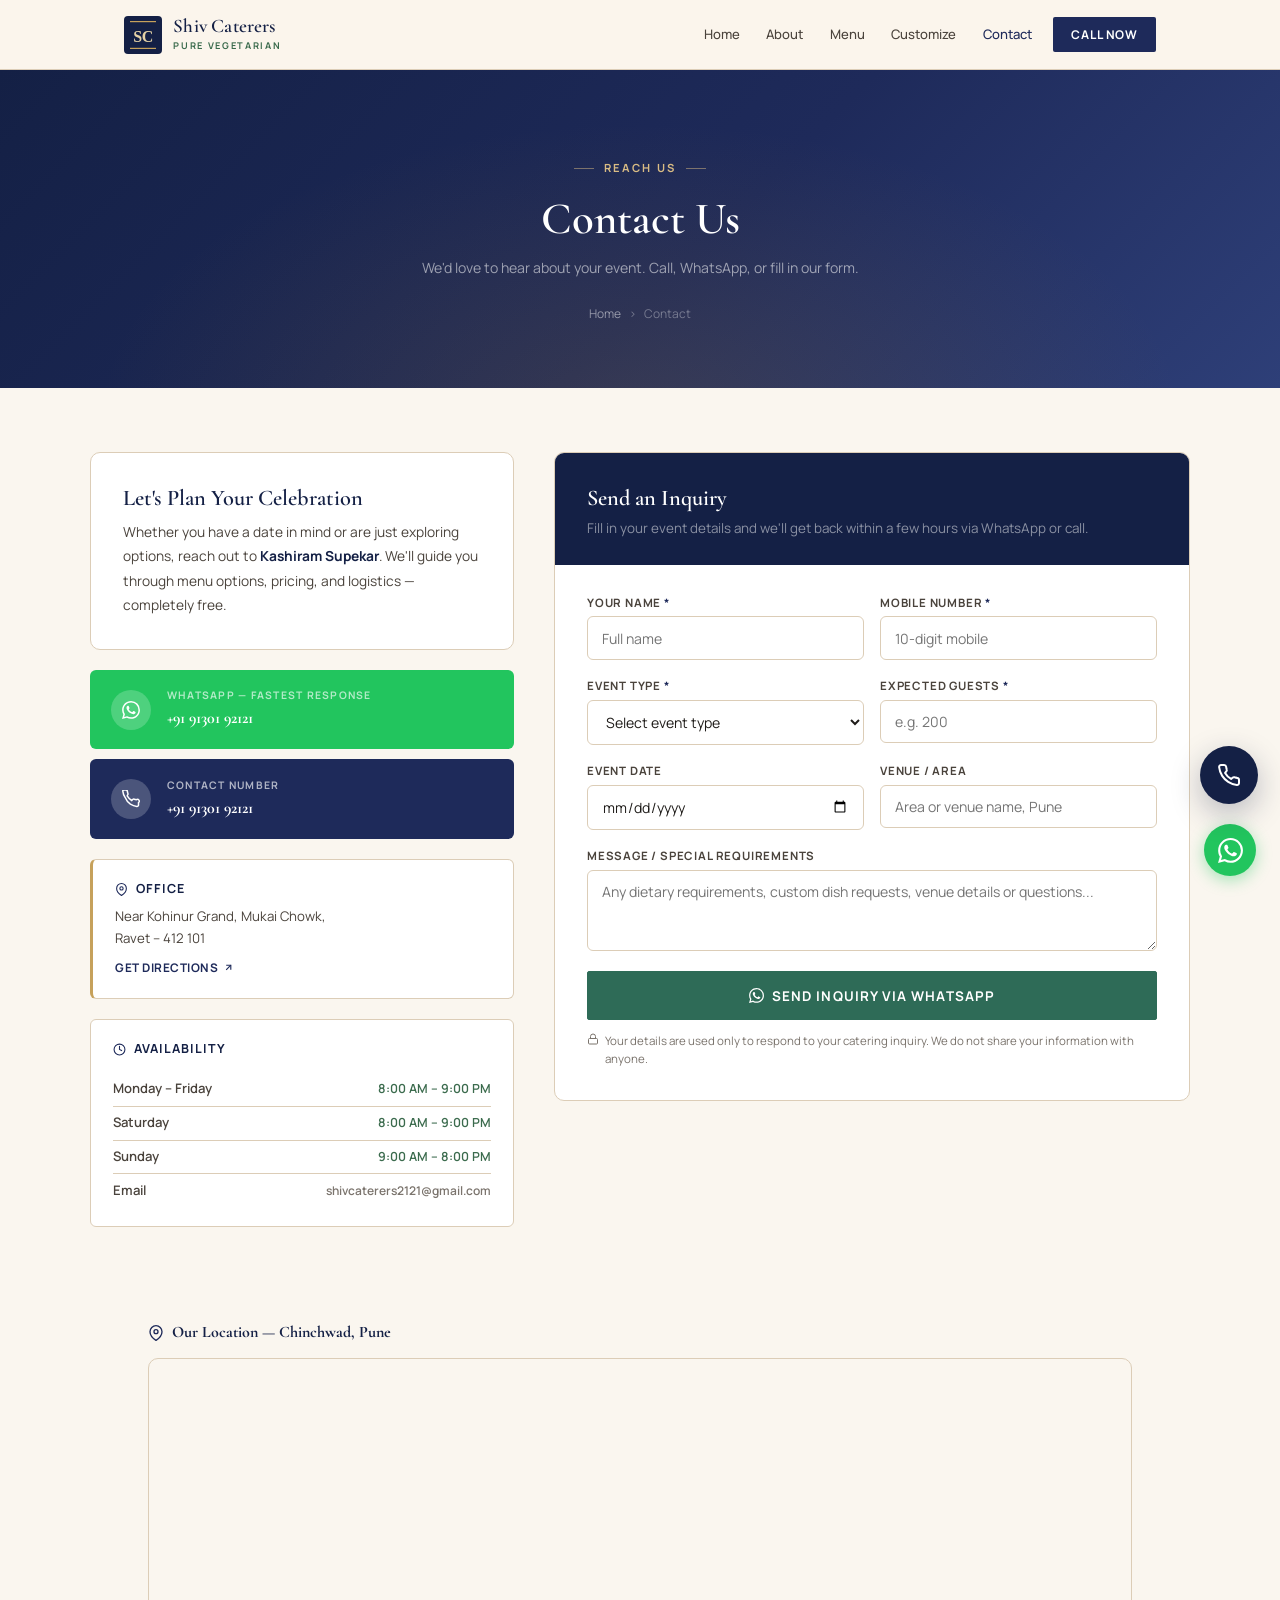
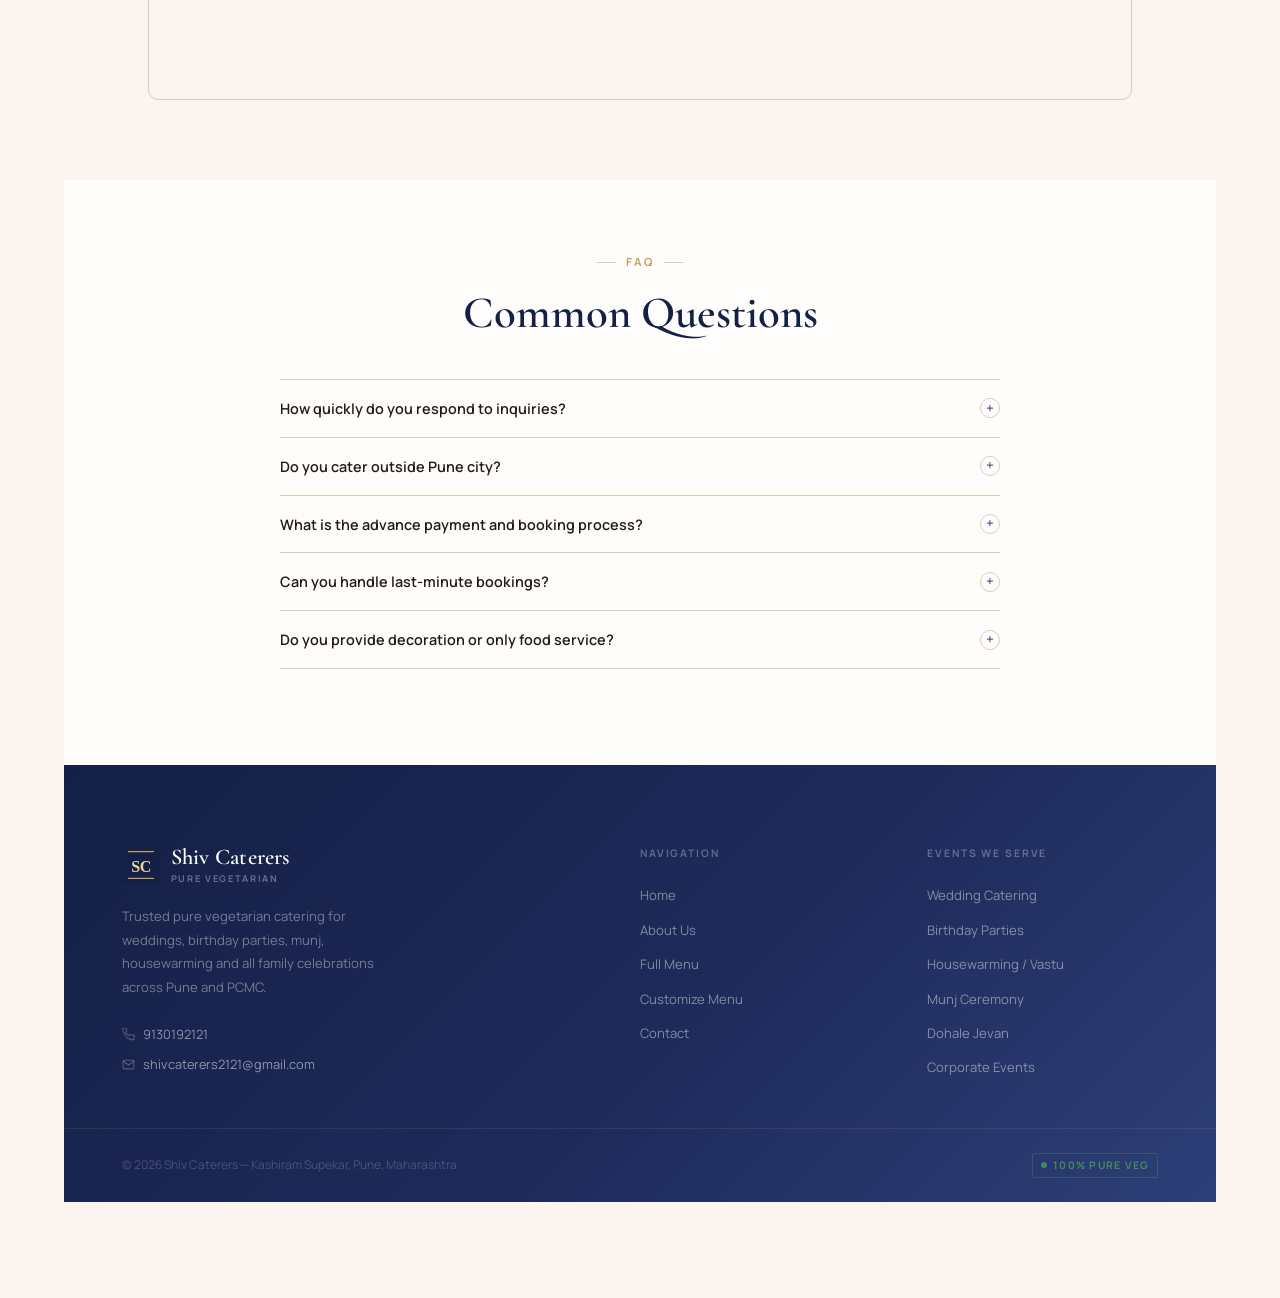
<file: contact.html>
<!DOCTYPE html>
<html lang="en">
<head>
  <meta charset="UTF-8" />
  <meta name="viewport" content="width=device-width, initial-scale=1.0" />
  <title>Contact Us | Shiv Caterers — Pure Veg Catering Pune</title>
  <meta name="description" content="Contact Shiv Caterers Pune for vegetarian catering inquiries. Call Kashiram Supekar on 9130192121 or WhatsApp for weddings, birthday parties, munj & all events." />
  <meta name="keywords" content="contact Shiv Caterers, catering inquiry Pune, vegetarian caterer contact, Kashiram Supekar phone" />
  <meta name="robots" content="index, follow" />
  <link rel="canonical" href="https://shivcaterers.in/contact.html" />
  <meta property="og:title" content="Contact Shiv Caterers — Pure Veg Catering Pune" />
  <meta property="og:description" content="Get in touch for catering quotes, menu discussions and bookings across Pune and PCMC." />
  <script type="application/ld+json">{"@context":"https://schema.org","@type":"LocalBusiness","name":"Shiv Caterers","telephone":["+919130192121"],"email":"shivcaterers2121@gmail.com","openingHours":"Mo-Su 08:00-21:00","address":[{"@type":"PostalAddress","streetAddress":"Dnyandeep Colony, Dagdoba Chowk, Chinchwadnagar","addressLocality":"Chinchwad, Pune","addressRegion":"Maharashtra","postalCode":"411033","addressCountry":"IN"},{"@type":"PostalAddress","streetAddress":"Near Kohinur Grand, Mukai Chowk","addressLocality":"Ravet","addressRegion":"Maharashtra","postalCode":"412101","addressCountry":"IN"}]}</script>
  <link rel="icon" type="image/svg+xml" href="favicon.svg" />
  <link rel="stylesheet" href="style.css" />
  <style>
    /* ── CONTACT SHELL ── */
    .contact-body { background: var(--cream); padding: 4rem 5% 6rem; }
    .contact-grid {
      display: grid; grid-template-columns: 1fr 1.5fr;
      gap: 2.5rem; max-width: 1100px; margin: 0 auto;
      align-items: start;
    }

    /* ── LEFT PANEL ── */
    .contact-info { display: flex; flex-direction: column; gap: 1.25rem; }

    .info-intro {
      background: var(--white); border: 1px solid var(--cream-3);
      border-radius: var(--r-md); padding: 2rem;
    }
    .info-intro h2 { font-size: 1.5rem; margin-bottom: 0.6rem; }
    .info-intro p  { font-size: 0.86rem; line-height: 1.75; }

    /* Quick-action cards */
    .quick-actions { display: flex; flex-direction: column; gap: 0.6rem; }
    .quick-action {
      display: flex; align-items: center; gap: 1rem;
      padding: 1.1rem 1.3rem; border-radius: var(--r-sm);
      text-decoration: none; transition: var(--t);
    }
    .quick-action--wa   { background: #22C55E; }
    .quick-action--wa:hover { background: #16A34A; transform: translateY(-1px); }
    .quick-action--p1   { background: var(--wine); }
    .quick-action--p1:hover { background: var(--wine-deep); transform: translateY(-1px); }
    .quick-action--p2   { background: var(--saffron); }
    .quick-action--p2:hover { background: #9E4A12; transform: translateY(-1px); }
    .qa-icon {
      width: 40px; height: 40px; border-radius: 50%;
      background: rgba(255,255,255,0.2);
      display: flex; align-items: center; justify-content: center; flex-shrink: 0;
    }
    .qa-icon svg { width: 18px; height: 18px; }
    .qa-label { font-size: 0.65rem; font-weight: 700; letter-spacing: 0.12em; text-transform: uppercase; color: rgba(255,255,255,0.65); display: block; }
    .qa-value { font-size: 1rem; font-weight: 700; color: var(--white); font-family: var(--font-h); display: block; margin-top: 1px; }

    /* Address cards */
    .address-cards { display: flex; flex-direction: column; gap: 0.6rem; }
    .address-card {
      background: var(--white); border: 1px solid var(--cream-3);
      border-left: 3px solid var(--gold); border-radius: var(--r-sm);
      padding: 1.2rem 1.4rem;
    }
    .address-card h4 {
      font-size: 0.78rem; font-weight: 700; letter-spacing: 0.08em; text-transform: uppercase;
      color: var(--wine-deep); margin-bottom: 0.4rem;
      display: flex; align-items: center; gap: 0.5rem;
    }
    .address-card h4 svg { width: 13px; height: 13px; stroke: var(--wine); fill: none; stroke-width: 2; stroke-linecap: round; flex-shrink: 0; }
    .address-card p { font-size: 0.83rem; color: var(--text-mid); line-height: 1.65; margin: 0; }
    .address-card a {
      display: inline-flex; align-items: center; gap: 0.3rem;
      font-size: 0.74rem; font-weight: 700; color: var(--wine);
      margin-top: 0.5rem; transition: var(--t);
      letter-spacing: 0.04em; text-transform: uppercase;
    }
    .address-card a:hover { color: var(--saffron); }
    .address-card a svg { width: 11px; height: 11px; stroke: currentColor; fill: none; stroke-width: 2.5; }

    /* Hours card */
    .hours-card {
      background: var(--white); border: 1px solid var(--cream-3);
      border-radius: var(--r-sm); padding: 1.2rem 1.4rem;
    }
    .hours-card h4 {
      font-size: 0.78rem; font-weight: 700; letter-spacing: 0.08em; text-transform: uppercase;
      color: var(--wine-deep); margin-bottom: 0.8rem;
      display: flex; align-items: center; gap: 0.5rem;
    }
    .hours-card h4 svg { width: 13px; height: 13px; stroke: var(--wine); fill: none; stroke-width: 2; stroke-linecap: round; flex-shrink: 0; }
    .hours-row {
      display: flex; justify-content: space-between; align-items: center;
      font-size: 0.82rem; padding: 0.35rem 0;
      border-bottom: 1px solid var(--cream-3); color: var(--text-mid);
    }
    .hours-row:last-child { border-bottom: none; }
    .hours-row .day  { font-weight: 600; }
    .hours-row .time { color: var(--green); font-weight: 600; font-size: 0.78rem; }

    /* ── RIGHT: FORM ── */
    .contact-form-card {
      background: var(--white); border: 1px solid var(--cream-3);
      border-radius: var(--r-md); overflow: hidden;
    }
    .form-header {
      background: var(--wine-deep); padding: 2rem 2rem 1.5rem;
    }
    .form-header h3 { color: var(--white); font-size: 1.4rem; margin-bottom: 0.35rem; }
    .form-header p  { color: rgba(255,255,255,0.5); font-size: 0.84rem; margin: 0; }

    .success-banner {
      display: none; background: #F0FDF4; border: 1px solid #BBF7D0;
      margin: 1.5rem 2rem 0; border-radius: var(--r-sm);
      padding: 0.9rem 1rem; font-size: 0.85rem; color: #15803D;
      gap: 0.5rem; align-items: flex-start;
    }
    .success-banner.visible { display: flex; }
    .success-banner svg { flex-shrink: 0; stroke: currentColor; fill: none; stroke-width: 2.5; width: 15px; height: 15px; margin-top: 1px; }

    .form-body { padding: 1.75rem 2rem 0; }
    .form-row  { display: grid; grid-template-columns: 1fr 1fr; gap: 1rem; margin-bottom: 1rem; }
    .form-group { display: flex; flex-direction: column; gap: 0.3rem; }
    .form-label {
      font-size: 0.72rem; font-weight: 700; letter-spacing: 0.07em; text-transform: uppercase;
      color: var(--text-mid);
    }
    .req { color: var(--wine); }
    .form-control {
      padding: 0.7rem 0.9rem; border: 1.5px solid var(--cream-3);
      border-radius: var(--r-sm); font-size: 0.88rem; color: var(--text-dark);
      background: var(--white); outline: none; width: 100%;
      transition: border-color var(--t);
    }
    .form-control:focus { border-color: var(--wine); box-shadow: 0 0 0 3px rgba(94,18,18,0.07); }
    .form-group.has-error .form-control { border-color: #DC2626; }
    .field-error { font-size: 0.72rem; color: #DC2626; display: none; margin-top: 2px; }
    .form-group.has-error .field-error { display: block; }

    .form-footer {
      padding: 1.25rem 2rem 2rem;
      display: flex; flex-direction: column; gap: 0.75rem;
    }
    .btn-submit { width: 100%; justify-content: center; padding: 0.9rem; font-size: 0.84rem; }
    .privacy-note {
      display: flex; align-items: flex-start; gap: 0.4rem;
      font-size: 0.72rem; color: var(--text-light); line-height: 1.55;
    }
    .privacy-note svg { flex-shrink: 0; margin-top: 1px; width: 12px; height: 12px; stroke: currentColor; fill: none; stroke-width: 2; }

    /* ── MAP ── */
    .map-section { padding: 0 5% 5rem; max-width: 1100px; margin: 0 auto; }
    .map-head { margin-bottom: 1rem; }
    .map-head h3 {
      font-size: 1rem; font-weight: 700; color: var(--wine-deep);
      display: flex; align-items: center; gap: 0.5rem;
    }
    .map-head h3 svg { width: 16px; height: 16px; stroke: var(--wine); fill: none; stroke-width: 2; stroke-linecap: round; }
    .map-embed {
      border-radius: var(--r-md); overflow: hidden;
      border: 1px solid var(--cream-3);
    }
    .map-embed iframe { width: 100%; height: 340px; border: none; display: block; }

    /* ── FAQ ── */
    .faq-section { padding: 4rem 5% 6rem; background: var(--ivory); }
    .faq-inner   { max-width: 720px; margin: 2.5rem auto 0; }

    @media (max-width: 900px) {
      .contact-grid { grid-template-columns: 1fr; }
    }
    @media (max-width: 600px) {
      .form-row { grid-template-columns: 1fr; }
      .form-body   { padding: 1.5rem 1.5rem 0; }
      .form-footer { padding: 1rem 1.5rem 1.5rem; }
      .success-banner { margin: 1rem 1.5rem 0; }
    }
  </style>
</head>
<body>

<!-- NAV -->
<nav class="site-nav" id="siteNav">
  <div class="nav-inner">
    <a href="index.html" class="nav-logo">
      <div class="logo-mark"><svg viewBox="0 0 38 38"><rect width="38" height="38" rx="4" fill="#142045"/><rect x="6" y="5" width="26" height="1.2" fill="#C6A15B"/><text x="19" y="26" text-anchor="middle" font-family="Georgia,serif" font-size="16" font-weight="600" fill="#E6D3A7" letter-spacing="-0.5">SC</text><rect x="6" y="31.8" width="26" height="1.2" fill="#C6A15B"/></svg></div>
      <div><span class="logo-name">Shiv Caterers</span><span class="logo-sub">Pure Vegetarian</span></div>
    </a>
    <nav class="nav-links">
      <a href="index.html">Home</a><a href="about.html">About</a><a href="menu.html">Menu</a>
      <a href="customize-menu.html">Customize</a><a href="contact.html" class="active">Contact</a>
      <a href="tel:+919130192121" class="nav-cta">Call Now</a>
    </nav>
    <button class="nav-toggle" id="navToggle" aria-label="Toggle navigation" aria-expanded="false"><span></span><span></span><span></span></button>
  </div>
  <nav class="nav-mobile" id="navMobile">
    <a href="index.html">Home</a><a href="about.html">About Us</a><a href="menu.html">Full Menu</a>
    <a href="customize-menu.html">Customize Menu</a><a href="contact.html" class="active">Contact</a>
    <div class="nav-mobile-footer">
      <a href="https://wa.me/919130192121" target="_blank" rel="noopener" class="btn btn-wa" style="width:100%;justify-content:center;">
        <svg viewBox="0 0 24 24" fill="currentColor" style="width:15px;height:15px"><path d="M17.472 14.382c-.297-.149-1.758-.867-2.03-.967-.273-.099-.471-.148-.67.15-.197.297-.767.966-.94 1.164-.173.199-.347.223-.644.075-.297-.15-1.255-.463-2.39-1.475-.883-.788-1.48-1.761-1.653-2.059-.173-.297-.018-.458.13-.606.134-.133.298-.347.446-.52.149-.174.198-.298.298-.497.099-.198.05-.371-.025-.52-.075-.149-.669-1.612-.916-2.207-.242-.579-.487-.5-.669-.51-.173-.008-.371-.01-.57-.01-.198 0-.52.074-.792.372-.272.297-1.04 1.016-1.04 2.479 0 1.462 1.065 2.875 1.213 3.074.149.198 2.096 3.2 5.077 4.487.709.306 1.262.489 1.694.625.712.227 1.36.195 1.871.118.571-.085 1.758-.719 2.006-1.413.248-.694.248-1.289.173-1.413-.074-.124-.272-.198-.57-.347m-5.421 7.403h-.004a9.87 9.87 0 01-5.031-1.378l-.361-.214-3.741.982.998-3.648-.235-.374a9.86 9.86 0 01-1.51-5.26c.001-5.45 4.436-9.884 9.888-9.884 2.64 0 5.122 1.03 6.988 2.898a9.825 9.825 0 012.893 6.994c-.003 5.45-4.437 9.884-9.885 9.884m8.413-18.297A11.815 11.815 0 0012.05 0C5.495 0 .16 5.335.157 11.892c0 2.096.547 4.142 1.588 5.945L.057 24l6.305-1.654a11.882 11.882 0 005.683 1.448h.005c6.554 0 11.89-5.335 11.893-11.893a11.821 11.821 0 00-3.48-8.413z"/></svg>
        WhatsApp Inquiry
      </a>
    </div>
  </nav>
</nav>

<!-- PAGE HERO -->
<div class="page-hero">
  <div class="page-hero-inner">
    <div class="eyebrow" style="color:var(--gold-light);justify-content:center;">Reach Us</div>
    <h1>Contact Us</h1>
    <p>We'd love to hear about your event. Call, WhatsApp, or fill in our form.</p>
    <div class="breadcrumb"><a href="index.html">Home</a><span class="breadcrumb-sep">›</span><span>Contact</span></div>
  </div>
</div>

<!-- CONTACT BODY -->
<main class="contact-body">
  <div class="contact-grid">

    <!-- LEFT: INFO -->
    <div class="contact-info">
      <div class="info-intro">
        <h2 class="heading" style="font-size:1.4rem;">Let's Plan Your Celebration</h2>
        <p>Whether you have a date in mind or are just exploring options, reach out to <strong style="color:var(--wine-deep)">Kashiram Supekar</strong>. We'll guide you through menu options, pricing, and logistics — completely free.</p>
      </div>

      <div class="quick-actions">
        <a href="https://wa.me/919130192121?text=Hello%20Shiv%20Caterers%2C%20I%20would%20like%20to%20inquire%20about%20catering%20for%20my%20event." class="quick-action quick-action--wa" target="_blank" rel="noopener">
          <div class="qa-icon">
            <svg viewBox="0 0 24 24" fill="white"><path d="M17.472 14.382c-.297-.149-1.758-.867-2.03-.967-.273-.099-.471-.148-.67.15-.197.297-.767.966-.94 1.164-.173.199-.347.223-.644.075-.297-.15-1.255-.463-2.39-1.475-.883-.788-1.48-1.761-1.653-2.059-.173-.297-.018-.458.13-.606.134-.133.298-.347.446-.52.149-.174.198-.298.298-.497.099-.198.05-.371-.025-.52-.075-.149-.669-1.612-.916-2.207-.242-.579-.487-.5-.669-.51-.173-.008-.371-.01-.57-.01-.198 0-.52.074-.792.372-.272.297-1.04 1.016-1.04 2.479 0 1.462 1.065 2.875 1.213 3.074.149.198 2.096 3.2 5.077 4.487.709.306 1.262.489 1.694.625.712.227 1.36.195 1.871.118.571-.085 1.758-.719 2.006-1.413.248-.694.248-1.289.173-1.413-.074-.124-.272-.198-.57-.347m-5.421 7.403h-.004a9.87 9.87 0 01-5.031-1.378l-.361-.214-3.741.982.998-3.648-.235-.374a9.86 9.86 0 01-1.51-5.26c.001-5.45 4.436-9.884 9.888-9.884 2.64 0 5.122 1.03 6.988 2.898a9.825 9.825 0 012.893 6.994c-.003 5.45-4.437 9.884-9.885 9.884m8.413-18.297A11.815 11.815 0 0012.05 0C5.495 0 .16 5.335.157 11.892c0 2.096.547 4.142 1.588 5.945L.057 24l6.305-1.654a11.882 11.882 0 005.683 1.448h.005c6.554 0 11.89-5.335 11.893-11.893a11.821 11.821 0 00-3.48-8.413z"/></svg>
          </div>
          <div>
            <span class="qa-label">WhatsApp — Fastest Response</span>
            <span class="qa-value">+91 91301 92121</span>
          </div>
        </a>
        <a href="tel:+919130192121" class="quick-action quick-action--p1">
          <div class="qa-icon">
            <svg viewBox="0 0 24 24" fill="none" stroke="white" stroke-width="2" stroke-linecap="round"><path d="M22 16.92v3a2 2 0 01-2.18 2 19.79 19.79 0 01-8.63-3.07A19.5 19.5 0 014.07 9.8a19.79 19.79 0 01-3.07-8.68A2 2 0 012.18 0h3a2 2 0 012 1.72c.127.96.361 1.903.7 2.81a2 2 0 01-.45 2.11L6.91 7.91a16 16 0 006.07 6.07l1.27-1.27a2 2 0 012.11-.45c.907.339 1.85.573 2.81.7A2 2 0 0122 16.92z"/></svg>
          </div>
          <div>
            <span class="qa-label">Contact Number</span>
            <span class="qa-value">+91 91301 92121</span>
          </div>
        </a>
      </div>

      <div class="address-cards">
        <div class="address-card">
          <h4>
            <svg viewBox="0 0 24 24"><path d="M21 10c0 7-9 13-9 13s-9-6-9-13a9 9 0 0118 0z"/><circle cx="12" cy="10" r="3"/></svg>
            Office
          </h4>
          <p>Near Kohinur Grand, Mukai Chowk,<br>Ravet – 412 101</p>
          <a href="https://maps.app.goo.gl/Kk8aFwv9ENumpum49" target="_blank" rel="noopener">
            Get Directions
            <svg viewBox="0 0 24 24"><line x1="7" y1="17" x2="17" y2="7"/><polyline points="7,7 17,7 17,17"/></svg>
          </a>
        </div>
      </div>

      <div class="hours-card">
        <h4>
          <svg viewBox="0 0 24 24"><circle cx="12" cy="12" r="10"/><polyline points="12,6 12,12 16,14"/></svg>
          Availability
        </h4>
        <div class="hours-row"><span class="day">Monday – Friday</span><span class="time">8:00 AM – 9:00 PM</span></div>
        <div class="hours-row"><span class="day">Saturday</span><span class="time">8:00 AM – 9:00 PM</span></div>
        <div class="hours-row"><span class="day">Sunday</span><span class="time">9:00 AM – 8:00 PM</span></div>
        <div class="hours-row"><span class="day">Email</span><span class="time" style="color:var(--text-light);font-size:0.75rem;">shivcaterers2121@gmail.com</span></div>
      </div>
    </div>

    <!-- RIGHT: FORM -->
    <div class="contact-form-card">
      <div class="form-header">
        <h3>Send an Inquiry</h3>
        <p>Fill in your event details and we'll get back within a few hours via WhatsApp or call.</p>
      </div>

      <div class="success-banner" id="successBanner" role="alert">
        <svg viewBox="0 0 24 24"><polyline points="20,6 9,17 4,12"/></svg>
        <span>Your inquiry has been sent via WhatsApp. Kashiram Supekar will respond with a quote shortly.</span>
      </div>

      <form id="contactForm" novalidate>
        <div class="form-body">
          <div class="form-row">
            <div class="form-group" id="fg-name">
              <label class="form-label" for="ctName">Your Name <span class="req">*</span></label>
              <input type="text" id="ctName" class="form-control" placeholder="Full name" autocomplete="name" required />
              <div class="field-error">Please enter your name.</div>
            </div>
            <div class="form-group" id="fg-phone">
              <label class="form-label" for="ctPhone">Mobile Number <span class="req">*</span></label>
              <input type="tel" id="ctPhone" class="form-control" placeholder="10-digit mobile" autocomplete="tel" required />
              <div class="field-error">Enter a valid 10-digit number.</div>
            </div>
          </div>
          <div class="form-row">
            <div class="form-group" id="fg-etype">
              <label class="form-label" for="ctEvent">Event Type <span class="req">*</span></label>
              <select id="ctEvent" class="form-control" required>
                <option value="">Select event type</option>
                <option>Wedding</option>
                <option>Birthday Party</option>
                <option>Housewarming / Vastu</option>
                <option>Munj / Upanayana</option>
                <option>Dohale Jevan</option>
                <option>Barsa Ceremony</option>
                <option>Corporate Event</option>
                <option>Religious Function</option>
                <option>Social Gathering</option>
                <option>Other</option>
              </select>
              <div class="field-error">Please select an event type.</div>
            </div>
            <div class="form-group" id="fg-guests">
              <label class="form-label" for="ctGuests">Expected Guests <span class="req">*</span></label>
              <input type="number" id="ctGuests" class="form-control" placeholder="e.g. 200" min="1" required />
              <div class="field-error">Please enter the guest count.</div>
            </div>
          </div>
          <div class="form-row">
            <div class="form-group">
              <label class="form-label" for="ctDate">Event Date</label>
              <input type="date" id="ctDate" class="form-control" />
            </div>
            <div class="form-group">
              <label class="form-label" for="ctLocation">Venue / Area</label>
              <input type="text" id="ctLocation" class="form-control" placeholder="Area or venue name, Pune" />
            </div>
          </div>
          
          <div class="form-row" style="grid-template-columns:1fr;margin-bottom:0;">
            <div class="form-group">
              <label class="form-label" for="ctMessage">Message / Special Requirements</label>
              <textarea id="ctMessage" class="form-control" rows="3" placeholder="Any dietary requirements, custom dish requests, venue details or questions..."></textarea>
            </div>
          </div>
        </div>
        <div class="form-footer">
          <button type="submit" id="ctSubmitBtn" class="btn btn-wa btn-submit">
            <svg viewBox="0 0 24 24" fill="currentColor"><path d="M17.472 14.382c-.297-.149-1.758-.867-2.03-.967-.273-.099-.471-.148-.67.15-.197.297-.767.966-.94 1.164-.173.199-.347.223-.644.075-.297-.15-1.255-.463-2.39-1.475-.883-.788-1.48-1.761-1.653-2.059-.173-.297-.018-.458.13-.606.134-.133.298-.347.446-.52.149-.174.198-.298.298-.497.099-.198.05-.371-.025-.52-.075-.149-.669-1.612-.916-2.207-.242-.579-.487-.5-.669-.51-.173-.008-.371-.01-.57-.01-.198 0-.52.074-.792.372-.272.297-1.04 1.016-1.04 2.479 0 1.462 1.065 2.875 1.213 3.074.149.198 2.096 3.2 5.077 4.487.709.306 1.262.489 1.694.625.712.227 1.36.195 1.871.118.571-.085 1.758-.719 2.006-1.413.248-.694.248-1.289.173-1.413-.074-.124-.272-.198-.57-.347m-5.421 7.403h-.004a9.87 9.87 0 01-5.031-1.378l-.361-.214-3.741.982.998-3.648-.235-.374a9.86 9.86 0 01-1.51-5.26c.001-5.45 4.436-9.884 9.888-9.884 2.64 0 5.122 1.03 6.988 2.898a9.825 9.825 0 012.893 6.994c-.003 5.45-4.437 9.884-9.885 9.884m8.413-18.297A11.815 11.815 0 0012.05 0C5.495 0 .16 5.335.157 11.892c0 2.096.547 4.142 1.588 5.945L.057 24l6.305-1.654a11.882 11.882 0 005.683 1.448h.005c6.554 0 11.89-5.335 11.893-11.893a11.821 11.821 0 00-3.48-8.413z"/></svg>
            Send Inquiry via WhatsApp
          </button>
          <div class="privacy-note">
            <svg viewBox="0 0 24 24"><rect x="3" y="11" width="18" height="11" rx="2"/><path d="M7 11V7a5 5 0 0110 0v4"/></svg>
            Your details are used only to respond to your catering inquiry. We do not share your information with anyone.
          </div>
        </div>
      </form>
    </div>
  </div>
</main>

<!-- MAP -->
<div class="contact-body" style="padding-top:0;">
  <div class="map-section">
    <div class="map-head">
      <h3><svg viewBox="0 0 24 24"><path d="M21 10c0 7-9 13-9 13s-9-6-9-13a9 9 0 0118 0z"/><circle cx="12" cy="10" r="3"/></svg>Our Location — Chinchwad, Pune</h3>
    </div>
    <div class="map-embed">
      <iframe src="https://www.google.com/maps/embed?pb=!1m18!1m12!1m3!1d3780.10063630619!2d73.7328321!3d18.6594795!2m3!1f0!2f0!3f0!3m2!1i1024!2i768!4f13.1!3m3!1m2!1s0x46e2dbac2a25225%3A0x5d7d3c686b7e31ac!2sShiv%20Caterers%20-%20Top%20Caterers%20in%20Pune%20%7C%20Pure%20Veg%20Catering%20Services%20in%20Pune%7C%20Wedding%20Caterers%20in%20Pune!5e0!3m2!1sen!2sin!4v1778510169097!5m2!1sen!2sin" width="600" height="450" style="border:0;" allowfullscreen="" loading="lazy" referrerpolicy="no-referrer-when-downgrade"></iframe>
  </div>
</div>

<!-- FAQ -->
<section class="faq-section reveal">
  <div class="container text-center">
    <div class="eyebrow">FAQ</div>
    <h2 class="heading">Common Questions</h2>
  </div>
  <div class="faq-inner">
    <div class="faq-list">
      <div class="faq-item"><button class="faq-q" aria-expanded="false">How quickly do you respond to inquiries?<span class="faq-toggle">+</span></button><div class="faq-a">WhatsApp messages receive the fastest response — usually within a few hours. For urgent requirements, please call directly on 9130192121</div></div>
      <div class="faq-item"><button class="faq-q" aria-expanded="false">Do you cater outside Pune city?<span class="faq-toggle">+</span></button><div class="faq-a">We primarily serve Pune city and PCMC — Chinchwad, Pimpri, Ravet, Akurdi, Bhosari, Hinjewadi, Wakad, Kothrud, Hadapsar, Aundh, Baner, Pashan and surrounding areas. For locations further out, please contact us to discuss feasibility.</div></div>
      <div class="faq-item"><button class="faq-q" aria-expanded="false">What is the advance payment and booking process?<span class="faq-toggle">+</span></button><div class="faq-a">After we finalize the menu and quote, a token advance is required to confirm your booking. The balance is settled on the event day. Full details are provided during consultation.</div></div>
      <div class="faq-item"><button class="faq-q" aria-expanded="false">Can you handle last-minute bookings?<span class="faq-toggle">+</span></button><div class="faq-a">We do our best to accommodate urgent requests subject to availability. Please call us directly for last-minute bookings — we will do everything possible to help.</div></div>
      <div class="faq-item"><button class="faq-q" aria-expanded="false">Do you provide decoration or only food service?<span class="faq-toggle">+</span></button><div class="faq-a">We specialise in catering — food preparation, buffet setup, tables, chairs, serving staff and utensils. We can recommend trusted decoration vendors in Pune if required.</div></div>
    </div>
  </div>
</section>

<!-- FOOTER -->
<footer class="site-footer">
  <div class="footer-main">
    <div class="footer-brand">
      <div class="nav-logo" style="margin-bottom:0">
        <div class="logo-mark"><svg viewBox="0 0 38 38"><rect width="38" height="38" rx="4" fill="#142045"/><rect x="6" y="5" width="26" height="1.2" fill="#C6A15B"/><text x="19" y="26" text-anchor="middle" font-family="Georgia,serif" font-size="16" font-weight="600" fill="#E6D3A7" letter-spacing="-0.5">SC</text><rect x="6" y="31.8" width="26" height="1.2" fill="#C6A15B"/></svg></div>
        <div><span class="logo-name">Shiv Caterers</span><span class="logo-sub">Pure Vegetarian</span></div>
      </div>
      <p class="footer-tagline">Trusted pure vegetarian catering for weddings, birthday parties, munj, housewarming and all family celebrations across Pune and PCMC.</p>
      <div class="footer-contacts">
        <a href="tel:+919130192121" class="footer-contact-item"><svg viewBox="0 0 24 24"><path d="M22 16.92v3a2 2 0 01-2.18 2 19.79 19.79 0 01-8.63-3.07A19.5 19.5 0 014.07 9.8 19.79 19.79 0 011 1.12 2 2 0 013 0h3a2 2 0 012 1.72 12.84 12.84 0 00.7 2.81 2 2 0 01-.45 2.11L6.91 7.91a16 16 0 006.07 6.07l1.27-1.27a2 2 0 012.11-.45 12.84 12.84 0 002.81.7A2 2 0 0122 16.92z"/></svg>9130192121</a>
        <a href="mailto:shivcaterers2121@gmail.com" class="footer-contact-item"><svg viewBox="0 0 24 24"><path d="M4 4h16c1.1 0 2 .9 2 2v12c0 1.1-.9 2-2 2H4c-1.1 0-2-.9-2-2V6c0-1.1.9-2 2-2z"/><polyline points="22,6 12,13 2,6"/></svg>shivcaterers2121@gmail.com</a>
      </div>
    </div>
    <div class="footer-col">
      <h5>Navigation</h5>
      <ul>
        <li><a href="index.html">Home</a></li>
        <li><a href="about.html">About Us</a></li>
        <li><a href="menu.html">Full Menu</a></li>
        <li><a href="customize-menu.html">Customize Menu</a></li>
        <li><a href="contact.html">Contact</a></li>
      </ul>
    </div>
    <div class="footer-col">
      <h5>Events We Serve</h5>
      <ul>
        <li><a href="contact.html">Wedding Catering</a></li>
        <li><a href="contact.html">Birthday Parties</a></li>
        <li><a href="contact.html">Housewarming / Vastu</a></li>
        <li><a href="contact.html">Munj Ceremony</a></li>
        <li><a href="contact.html">Dohale Jevan</a></li>
        <li><a href="contact.html">Corporate Events</a></li>
      </ul>
    </div>
  </div>
  <div class="footer-bottom">
    <span>© 2026 Shiv Caterers — Kashiram Supekar, Pune, Maharashtra</span>
    <div class="footer-veg"><div class="footer-veg-dot"></div>100% Pure Veg</div>
  </div>
</footer>

<a
  href="tel:+919130192121"
  class="call-float"
  aria-label="Call Shiv Caterers"
>
  <svg viewBox="0 0 24 24" fill="none">
    <path
      d="M22 16.92v3a2 2 0 0 1-2.18 2
      19.79 19.79 0 0 1-8.63-3.07
      19.5 19.5 0 0 1-6-6
      19.79 19.79 0 0 1-3.07-8.67
      A2 2 0 0 1 4.11 2h3
      a2 2 0 0 1 2 1.72
      c.12.89.32 1.76.59 2.6
      a2 2 0 0 1-.45 2.11L8.09 9.91
      a16 16 0 0 0 6 6l1.48-1.16
      a2 2 0 0 1 2.11-.45
      c.84.27 1.71.47 2.6.59
      A2 2 0 0 1 22 16.92z"
      stroke="currentColor"
      stroke-width="2"
      stroke-linecap="round"
      stroke-linejoin="round"
    />
  </svg>
</a>
<a href="https://wa.me/919130192121" class="wa-float" target="_blank" rel="noopener" aria-label="Chat on WhatsApp">
  <svg viewBox="0 0 24 24"><path d="M17.472 14.382c-.297-.149-1.758-.867-2.03-.967-.273-.099-.471-.148-.67.15-.197.297-.767.966-.94 1.164-.173.199-.347.223-.644.075-.297-.15-1.255-.463-2.39-1.475-.883-.788-1.48-1.761-1.653-2.059-.173-.297-.018-.458.13-.606.134-.133.298-.347.446-.52.149-.174.198-.298.298-.497.099-.198.05-.371-.025-.52-.075-.149-.669-1.612-.916-2.207-.242-.579-.487-.5-.669-.51-.173-.008-.371-.01-.57-.01-.198 0-.52.074-.792.372-.272.297-1.04 1.016-1.04 2.479 0 1.462 1.065 2.875 1.213 3.074.149.198 2.096 3.2 5.077 4.487.709.306 1.262.489 1.694.625.712.227 1.36.195 1.871.118.571-.085 1.758-.719 2.006-1.413.248-.694.248-1.289.173-1.413-.074-.124-.272-.198-.57-.347m-5.421 7.403h-.004a9.87 9.87 0 01-5.031-1.378l-.361-.214-3.741.982.998-3.648-.235-.374a9.86 9.86 0 01-1.51-5.26c.001-5.45 4.436-9.884 9.888-9.884 2.64 0 5.122 1.03 6.988 2.898a9.825 9.825 0 012.893 6.994c-.003 5.45-4.437 9.884-9.885 9.884m8.413-18.297A11.815 11.815 0 0012.05 0C5.495 0 .16 5.335.157 11.892c0 2.096.547 4.142 1.588 5.945L.057 24l6.305-1.654a11.882 11.882 0 005.683 1.448h.005c6.554 0 11.89-5.335 11.893-11.893a11.821 11.821 0 00-3.48-8.413z"/></svg>
</a>

<script src="script.js"></script>
<script>
(function(){
  'use strict';
  var form = document.getElementById('contactForm');
  var submitBtn = document.getElementById('ctSubmitBtn');
  var successBanner = document.getElementById('successBanner');
  if (!form) return;

  function validate() {
    var ok = true;
    var name = document.getElementById('ctName');
    var fg_name = document.getElementById('fg-name');
    if (fg_name) { if (!name||name.value.trim().length<2){fg_name.classList.add('has-error');ok=false;}else{fg_name.classList.remove('has-error');} }
    var phone = document.getElementById('ctPhone');
    var fg_phone = document.getElementById('fg-phone');
    if (fg_phone) { if (!phone||!/^\d{10}$/.test(phone.value.replace(/\s/g,''))){fg_phone.classList.add('has-error');ok=false;}else{fg_phone.classList.remove('has-error');} }
    var ev = document.getElementById('ctEvent');
    var fg_et = document.getElementById('fg-etype');
    if (fg_et) { if (!ev||!ev.value){fg_et.classList.add('has-error');ok=false;}else{fg_et.classList.remove('has-error');} }
    var guests = document.getElementById('ctGuests');
    var fg_g = document.getElementById('fg-guests');
    if (fg_g) { if (!guests||!guests.value||parseInt(guests.value)<1){fg_g.classList.add('has-error');ok=false;}else{fg_g.classList.remove('has-error');} }
    return ok;
  }

  ['ctName','ctPhone','ctEvent','ctGuests'].forEach(function(id){
    var el=document.getElementById(id);
    if(el) el.addEventListener('input', validate);
  });

  form.addEventListener('submit', function(e){
    e.preventDefault();
    if (!validate()) return;
    var name    = document.getElementById('ctName').value.trim();
    var phone   = document.getElementById('ctPhone').value.trim();
    var etype   = document.getElementById('ctEvent').value;
    var guests  = document.getElementById('ctGuests').value;
    var date    = (document.getElementById('ctDate')||{}).value||'';
    var loc     = (document.getElementById('ctLocation')||{}).value||'';
    var pkg     = (document.getElementById('ctPackage')||{}).value||'';
    var msg     = (document.getElementById('ctMessage')||{}).value||'';
    var lines = [
      '*New Catering Inquiry — Shiv Caterers*',
      '──────────────────────',
      '*Name:* ' + name,
      '*Mobile:* ' + phone,
      '*Event:* ' + etype,
      '*Guests:* ' + guests,
    ];
    if(date) lines.push('*Date:* ' + date);
    if(loc)  lines.push('*Location:* ' + loc);
    if(pkg)  lines.push('*Package:* ' + pkg);
    if(msg)  lines.push('*Message:* ' + msg);
    lines.push('──────────────────────');
    lines.push('_Sent via shivcaterers.in Contact Page_');
    var waURL = 'https://wa.me/919130192121?text=' + encodeURIComponent(lines.join('\n'));
    submitBtn.textContent = 'Opening WhatsApp…';
    submitBtn.disabled = true;
    window.open(waURL,'_blank','noopener,noreferrer');
    setTimeout(function(){
      successBanner.classList.add('visible');
      form.reset();
      submitBtn.innerHTML = 'Inquiry Sent';
      submitBtn.disabled = false;
      successBanner.scrollIntoView({behavior:'smooth',block:'nearest'});
    }, 800);
  });
})();
</script>
</body>
</html>
</file>
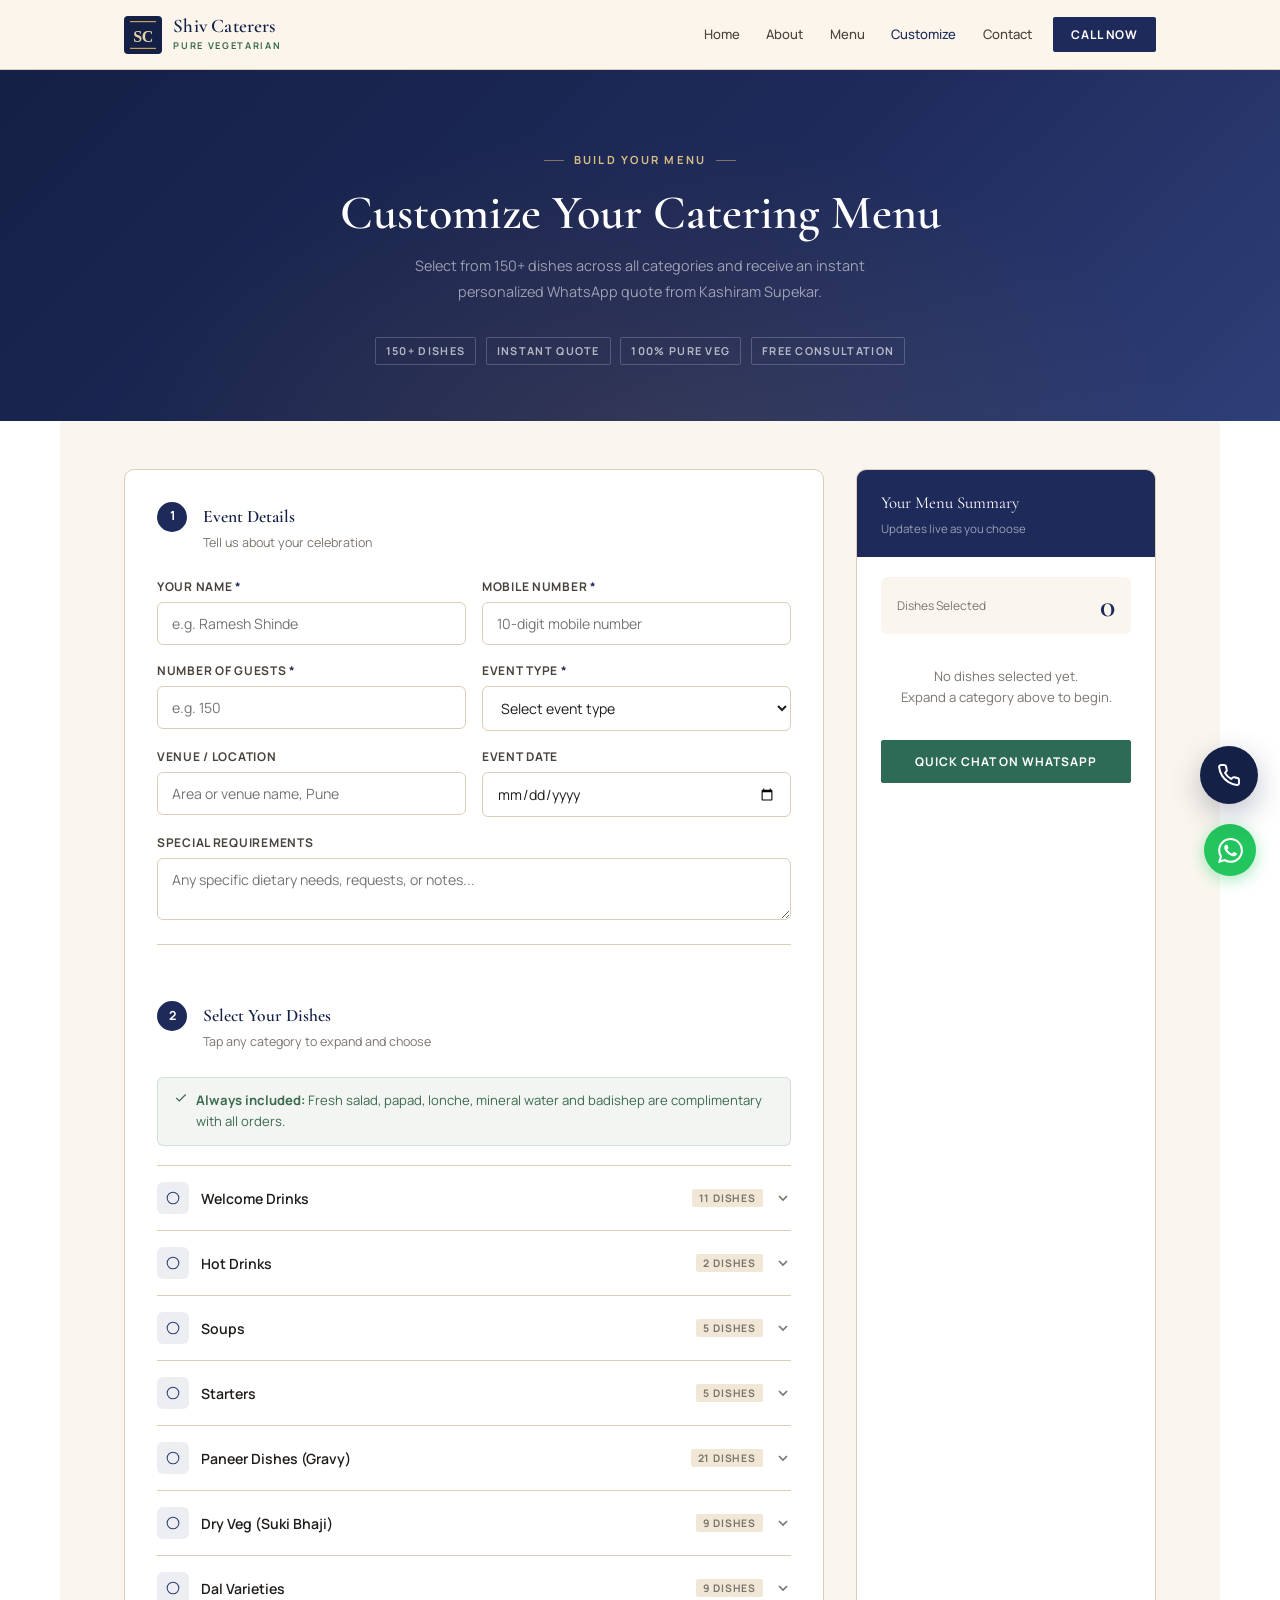
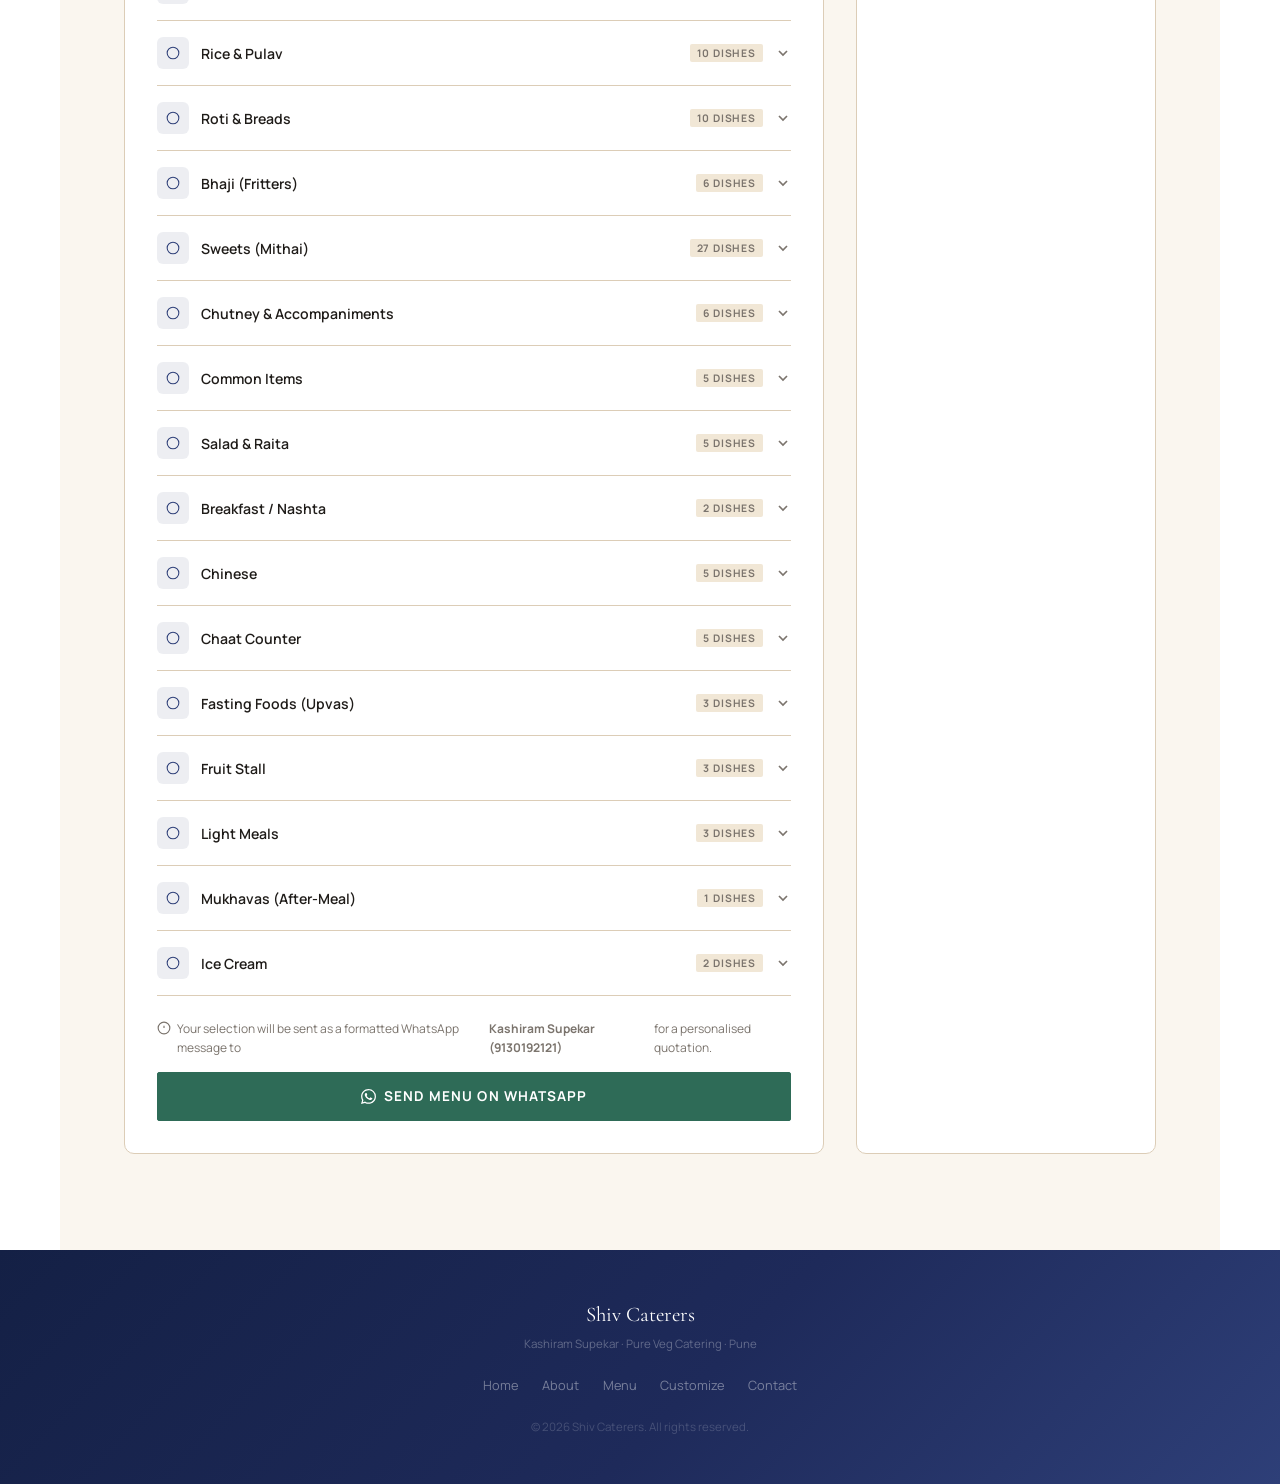
<file: customize-menu.html>
<!DOCTYPE html>
<html lang="en">
<head>
  <meta charset="UTF-8" />
  <meta name="viewport" content="width=device-width, initial-scale=1.0" />
  <title>Customize Your Menu | Shiv Caterers — Pure Veg Catering Pune</title>
  <meta name="description" content="Customize your vegetarian catering menu for weddings, birthday parties & events with Shiv Caterers Pune. Choose from 150+ dishes and get an instant WhatsApp quote." />
  <meta name="robots" content="index, follow" />
  <link rel="canonical" href="https://shivcaterers.in/customize-menu.html" />
  <link rel="icon" type="image/svg+xml" href="favicon.svg" />
  <link rel="stylesheet" href="style.css" />
  <style>
    /* ── HERO ── */
    .cust-hero {
      margin-top: 70px; padding: 4.5rem 5% 3.5rem;
      background:
linear-gradient(
135deg,
#142045 0%,
#1E2A5A 55%,
#2E3F78 100%
); text-align: center;
      position: relative; overflow: hidden;
    }
    .cust-hero::before {
      content: ''; position: absolute; inset: 0;
      background: radial-gradient(ellipse at 50% 110%, rgba(168,124,42,0.15) 0%, transparent 60%);
    }
    .cust-hero-inner { position: relative; z-index: 1; }
    .cust-hero h1 { color: var(--white); font-size: clamp(2rem,4vw,3rem); }
    .cust-hero p  { color: rgba(255,255,255,0.55); max-width: 500px; margin: 0.75rem auto 2rem; font-size: 0.9rem; }
    .cust-pills   { display: flex; justify-content: center; gap: 0.6rem; flex-wrap: wrap; }
    .cust-pill {
      font-size: 0.68rem; font-weight: 700; letter-spacing: 0.12em; text-transform: uppercase;
      border: 1px solid rgba(255,255,255,0.2); color: rgba(255,255,255,0.65);
      padding: 4px 10px; border-radius: 2px;
    }

    /* ── LAYOUT ── */
    .cust-layout {
      background: var(--cream); padding: 3rem 5% 6rem;
      display: grid; grid-template-columns: 1fr 300px;
      gap: 2rem; max-width: 1160px; margin: 0 auto;
    }

    /* ── FORM CARD ── */
    .cust-card { background: var(--white); border-radius: var(--r-md); border: 1px solid var(--cream-3); overflow: hidden; }
    .cust-section { padding: 2rem 2rem 0; }
    .cust-divider { height: 1px; background: var(--cream-3); margin: 1.5rem 2rem; }

    .step-head { display: flex; align-items: flex-start; gap: 1rem; margin-bottom: 1.5rem; }
    .step-badge {
      width: 30px; height: 30px; border-radius: 50%;
      background: var(--wine); color: var(--white);
      font-size: 0.78rem; font-weight: 700; flex-shrink: 0;
      display: flex; align-items: center; justify-content: center;
    }
    .step-title { font-family: var(--font-h); font-size: 1.1rem; color: var(--wine-deep); font-weight: 600; }
    .step-sub   { font-size: 0.78rem; color: var(--text-light); margin-top: 2px; }

    /* Form fields */
    .form-row   { display: grid; grid-template-columns: 1fr 1fr; gap: 1rem; margin-bottom: 1rem; }
    .form-group { display: flex; flex-direction: column; gap: 0.3rem; margin-bottom: 0; }
    .form-label {
      font-size: 0.75rem; font-weight: 700; letter-spacing: 0.06em; text-transform: uppercase;
      color: var(--text-mid);
    }
    .req { color: var(--wine); }
    .form-control {
      padding: 0.7rem 0.9rem;
      border: 1.5px solid var(--cream-3); border-radius: var(--r-sm);
      font-size: 0.88rem; color: var(--text-dark); background: var(--white);
      transition: border-color var(--t); outline: none; width: 100%;
    }
    .form-control:focus { border-color: var(--wine); box-shadow: 0 0 0 3px rgba(94,18,18,0.07); }
    .form-group.has-error .form-control { border-color: #DC2626; }
    .field-error { font-size: 0.73rem; color: #DC2626; display: none; margin-top: 2px; }
    .form-group.has-error .field-error { display: block; }

    /* Included items note */
    .included-note {
      background: rgba(42,94,42,0.06); border: 1px solid rgba(42,94,42,0.15);
      border-radius: var(--r-sm); padding: 0.75rem 1rem;
      font-size: 0.82rem; color: var(--green); margin-bottom: 1.2rem;
      display: flex; align-items: flex-start; gap: 0.5rem;
    }
    .included-note svg { width: 14px; height: 14px; stroke: currentColor; fill: none; stroke-width: 2; flex-shrink: 0; margin-top: 1px; }

    /* Category accordion */
    .cat-block { border-bottom: 1px solid var(--cream-3); }
    .cat-block:first-child { border-top: 1px solid var(--cream-3); }
    .cat-header {
      display: flex; align-items: center; gap: 0.75rem;
      padding: 1rem 0; cursor: pointer;
      background: none; border: none; width: 100%; text-align: left;
      transition: var(--t);
    }
    .cat-header:hover .cat-name { color: var(--wine); }
    .cat-hicon {
      width: 32px; height: 32px; border-radius: var(--r-sm);
      background: rgba(30,42,90,0.08); display: flex; align-items: center; justify-content: center;
      flex-shrink: 0; color: var(--wine-mid);
    }
    .cat-hicon svg { width: 14px; height: 14px; stroke: currentColor; fill: none; stroke-width: 1.8; stroke-linecap: round; }
    .cat-name { font-size: 0.88rem; font-weight: 600; color: var(--text-dark); flex: 1; transition: var(--t); }
    .cat-count-badge {
      font-size: 0.65rem; font-weight: 700; letter-spacing: 0.08em; text-transform: uppercase;
      background: var(--cream-2); color: var(--text-light);
      padding: 2px 7px; border-radius: 2px; white-space: nowrap;
    }
    .cat-sel-badge {
      font-size: 0.65rem; font-weight: 700; letter-spacing: 0.08em; text-transform: uppercase;
      background: rgba(94,18,18,0.08); color: var(--wine);
      padding: 2px 7px; border-radius: 2px; display: none; white-space: nowrap;
    }
    .cat-sel-badge.has-sel { display: inline-block; }
    .cat-chevron {
      width: 16px; height: 16px; flex-shrink: 0; color: var(--text-light);
      stroke: currentColor; fill: none; stroke-width: 2.5; transition: transform var(--t);
    }
    .cat-block.open .cat-chevron { transform: rotate(180deg); }
    .cat-body { max-height: 0; overflow: hidden; transition: max-height 0.4s ease; }
    .cat-block.open .cat-body { max-height: 1200px; }
    .cat-body-inner { padding-bottom: 1.25rem; }
    .cat-actions { display: flex; gap: 0.5rem; margin-bottom: 0.75rem; }
    .cat-act {
      font-size: 0.68rem; font-weight: 700; letter-spacing: 0.07em; text-transform: uppercase;
      color: var(--wine); background: none; border: 1px solid var(--cream-3);
      border-radius: 2px; padding: 3px 9px; cursor: pointer; transition: var(--t);
    }
    .cat-act:hover { border-color: var(--wine); background: var(--wine); color: var(--white); }

    /* Checkboxes */
    .cb-grid { display: grid; grid-template-columns: repeat(auto-fill, minmax(155px, 1fr)); gap: 0.35rem; }
    .cb-item {
      display: flex; align-items: center; gap: 0.5rem;
      padding: 0.5rem 0.65rem; border: 1.5px solid var(--cream-3);
      border-radius: var(--r-sm); cursor: pointer; font-size: 0.82rem; color: var(--text-mid);
      background: var(--white); transition: var(--t);
    }
    .cb-item:hover   { border-color: var(--cream-dark, #C9A84A); }
    .cb-item input   { display: none; }
    .cb-mark {
      width: 15px; height: 15px; flex-shrink: 0; border-radius: 3px;
      border: 1.5px solid var(--cream-3); background: var(--white);
      display: flex; align-items: center; justify-content: center; transition: var(--t);
    }
    .cb-item.checked { border-color: var(--wine); color: var(--wine-deep); font-weight: 600; }
    .cb-item.checked .cb-mark { background: var(--wine); border-color: var(--wine); }
    .cb-item.checked .cb-mark::after {
      content: ''; display: block; width: 8px; height: 5px;
      border-left: 2px solid white; border-bottom: 2px solid white;
      transform: rotate(-45deg) translate(1px, -1px);
    }

    /* Error banner */
    .error-banner {
      min-height: 48px;
      display: none; background: #FEF2F2; border: 1px solid #FECACA;
      border-radius: var(--r-sm); padding: 0.8rem 1rem;
      font-size: 0.82rem; color: #DC2626; margin: 0 2rem 0.5rem;
    }

    /* Submit */
    .cust-submit { padding: 1.5rem 2rem 2rem; }
    .submit-note {
      display: flex; align-items: flex-start; gap: 0.4rem;
      font-size: 0.75rem; color: var(--text-light); line-height: 1.55; margin-bottom: 0.9rem;
    }
    .submit-note svg { flex-shrink: 0; margin-top: 1px; color: var(--text-light); stroke: currentColor; fill: none; stroke-width: 2; }
    .btn-submit { width: 100%; justify-content: center; padding: 0.9rem; font-size: 0.85rem; }

    /* ── SIDEBAR ── */
    .cust-sidebar {
      position: sticky; top: 82px;
      background: var(--white); border: 1px solid var(--cream-3);
      border-radius: var(--r-md); overflow: hidden;
    }
    .sidebar-head {
      background: var(--wine); padding: 1.2rem 1.5rem;
    }
    .sidebar-head-title { font-family: var(--font-h); font-size: 1.05rem; color: var(--white); }
    .sidebar-head-sub   { font-size: 0.72rem; color: rgba(255,255,255,0.55); margin-top: 2px; }
    .sidebar-body { padding: 1.25rem 1.5rem; }
    .sum-count {
      display: flex; align-items: center; justify-content: space-between;
      background: var(--cream); border-radius: var(--r-sm);
      padding: 0.8rem 1rem; margin-bottom: 1rem;
    }
    .sum-count-label { font-size: 0.75rem; color: var(--text-light); }
    .sum-count-val   { font-family: var(--font-h); font-size: 2rem; font-weight: 600; color: var(--wine); line-height: 1; }
    .sum-event-info {
      background: rgba(94,18,18,0.04); border: 1px solid rgba(94,18,18,0.08);
      border-radius: var(--r-sm); padding: 0.75rem; margin-bottom: 1rem;
      font-size: 0.78rem; color: var(--text-mid); line-height: 1.7; display: none;
    }
    .sum-event-info.visible { display: block; }
    .sum-event-row strong { color: var(--wine-deep); }
    .sum-dishes { max-height: 260px; overflow-y: auto; }
    .sum-cat-block { margin-bottom: 0.75rem; }
    .sum-cat-name { font-size: 0.65rem; font-weight: 700; text-transform: uppercase; letter-spacing: 0.1em; color: var(--wine); margin-bottom: 0.3rem; }
    .sum-dish-tag {
      display: inline-flex; margin: 2px;
      background: var(--cream-2); color: var(--wine-deep);
      font-size: 0.72rem; padding: 2px 7px; border-radius: 2px;
    }
    .sum-empty { font-size: 0.82rem; color: var(--text-light); text-align: center; padding: 1rem 0; line-height: 1.6; }
    .sidebar-wa { margin-top: 1rem; }

    @media (max-width: 900px) {
      .cust-layout { grid-template-columns: 1fr; padding: 2rem 5% 4rem; }
      .cust-sidebar { position: static; }
      .form-row { grid-template-columns: 1fr; }
      .cust-section { padding: 1.5rem 1.5rem 0; }
      .cust-divider { margin: 1.2rem 1.5rem; }
      .cust-submit { padding: 1.2rem 1.5rem 1.5rem; }
      .error-banner { margin: 0 1.5rem 0.5rem; }
    }
    @media (max-width: 480px) {
      .cb-grid { grid-template-columns: 1fr 1fr; }
    }
  </style>
</head>
<body>

<!-- NAV -->
<nav class="site-nav" id="siteNav">
  <div class="nav-inner">
    <a href="index.html" class="nav-logo">
      <div class="logo-mark"><svg viewBox="0 0 38 38"><rect width="38" height="38" rx="4" fill="#142045"/><rect x="6" y="5" width="26" height="1.2" fill="#C6A15B"/><text x="19" y="26" text-anchor="middle" font-family="Georgia,serif" font-size="16" font-weight="600" fill="#E6D3A7" letter-spacing="-0.5">SC</text><rect x="6" y="31.8" width="26" height="1.2" fill="#C6A15B"/></svg></div>
      <div><span class="logo-name">Shiv Caterers</span><span class="logo-sub">Pure Vegetarian</span></div>
    </a>
    <nav class="nav-links">
      <a href="index.html">Home</a><a href="about.html">About</a><a href="menu.html">Menu</a>
      <a href="customize-menu.html" class="active">Customize</a><a href="contact.html">Contact</a>
      <a href="tel:+919130192121" class="nav-cta">Call Now</a>
    </nav>
    <button class="nav-toggle" id="navToggle" aria-label="Toggle navigation" aria-expanded="false"><span></span><span></span><span></span></button>
  </div>
  <nav class="nav-mobile" id="navMobile">
    <a href="index.html">Home</a><a href="about.html">About Us</a><a href="menu.html">Full Menu</a>
    <a href="customize-menu.html" class="active">Customize Menu</a><a href="contact.html">Contact</a>
    <div class="nav-mobile-footer"><a href="https://wa.me/919130192121" target="_blank" rel="noopener" class="btn btn-wa" style="width:100%;justify-content:center;">WhatsApp Inquiry</a></div>
  </nav>
</nav>

<!-- HERO -->
<div class="cust-hero">
  <div class="cust-hero-inner">
    <div class="eyebrow" style="color:var(--gold-light);justify-content:center;">Build Your Menu</div>
    <h1>Customize Your Catering Menu</h1>
    <p>Select from 150+ dishes across all categories and receive an instant personalized WhatsApp quote from Kashiram Supekar.</p>
    <div class="cust-pills">
      <span class="cust-pill">150+ Dishes</span>
      <span class="cust-pill">Instant Quote</span>
      <span class="cust-pill">100% Pure Veg</span>
      <span class="cust-pill">Free Consultation</span>
    </div>
  </div>
</div>

<!-- LAYOUT -->
<div class="cust-layout">

  <!-- MAIN FORM -->
  <div class="cust-card">
    <form id="customizeForm" novalidate>

      <!-- Step 1 -->
      <div class="cust-section">
        <div class="step-head">
          <div class="step-badge">1</div>
          <div><div class="step-title">Event Details</div><div class="step-sub">Tell us about your celebration</div></div>
        </div>
        <div class="form-row">
          <div class="form-group" id="fg-name">
            <label class="form-label" for="fullName">Your Name <span class="req">*</span></label>
            <input type="text" id="fullName" class="form-control" placeholder="e.g. Ramesh Shinde" autocomplete="name" required />
            <div class="field-error">Please enter your name.</div>
          </div>
          <div class="form-group" id="fg-phone">
            <label class="form-label" for="phoneNumber">Mobile Number <span class="req">*</span></label>
            <input type="tel" id="phoneNumber" class="form-control" placeholder="10-digit mobile number" autocomplete="tel" required />
            <div class="field-error">Enter a valid 10-digit number.</div>
          </div>
        </div>
        <div class="form-row">
          <div class="form-group" id="fg-guests">
            <label class="form-label" for="guestCount">Number of Guests <span class="req">*</span></label>
            <input type="number" id="guestCount" class="form-control" placeholder="e.g. 150" min="20" required />
            <div class="field-error">Please enter the guest count.</div>
          </div>
          <div class="form-group" id="fg-etype">
            <label class="form-label" for="eventType">Event Type <span class="req">*</span></label>
            <select id="eventType" class="form-control" required>
              <option value="">Select event type</option>
              <option>Wedding</option>
              <option>Birthday Party</option>
              <option>Housewarming / Vastu</option>
              <option>Munj / Upanayana</option>
              <option>Dohale Jevan</option>
              <option>Barsa Ceremony</option>
              <option>Corporate Event</option>
              <option>Religious Function</option>
              <option>Social Gathering</option>
              <option>Other</option>
            </select>
            <div class="field-error">Please select an event type.</div>
          </div>
        </div>
        <div class="form-row">
          <div class="form-group">
            <label class="form-label" for="eventLocation">Venue / Location</label>
            <input type="text" id="eventLocation" class="form-control" placeholder="Area or venue name, Pune" />
          </div>
          <div class="form-group">
            <label class="form-label" for="eventDate">Event Date</label>
            <input type="date" id="eventDate" class="form-control" />
          </div>
        </div>
        <div class="form-group" style="margin-bottom:1.5rem;">
          <label class="form-label" for="specialReq">Special Requirements</label>
          <textarea id="specialReq" class="form-control" rows="2" placeholder="Any specific dietary needs, requests, or notes..."></textarea>
        </div>
      </div>

      <div class="cust-divider"></div>

      <!-- Step 2 -->
      <div class="cust-section">
        <div class="step-head">
          <div class="step-badge">2</div>
          <div><div class="step-title">Select Your Dishes</div><div class="step-sub">Tap any category to expand and choose</div></div>
        </div>
        <div class="included-note">
          <svg viewBox="0 0 24 24"><polyline points="20,6 9,17 4,12"/></svg>
          <span><strong>Always included:</strong> Fresh salad, papad, lonche, mineral water and badishep are complimentary with all orders.</span>
        </div>
        <div id="categoriesContainer"></div>
      </div>

      <!-- Error banner -->
      <div class="error-banner" id="errorBanner" role="alert"></div>

      <!-- Submit -->
      <div class="cust-submit">
        <div class="submit-note">
          <svg viewBox="0 0 24 24" width="14" height="14"><circle cx="12" cy="12" r="10"/><line x1="12" y1="8" x2="12" y2="12"/><line x1="12" y1="16" x2="12.01" y2="16"/></svg>
          Your selection will be sent as a formatted WhatsApp message to <strong>Kashiram Supekar (9130192121)</strong> for a personalised quotation.
        </div>
        <button type="submit" id="submitBtn" class="btn btn-wa btn-submit">
          <svg viewBox="0 0 24 24" fill="currentColor"><path d="M17.472 14.382c-.297-.149-1.758-.867-2.03-.967-.273-.099-.471-.148-.67.15-.197.297-.767.966-.94 1.164-.173.199-.347.223-.644.075-.297-.15-1.255-.463-2.39-1.475-.883-.788-1.48-1.761-1.653-2.059-.173-.297-.018-.458.13-.606.134-.133.298-.347.446-.52.149-.174.198-.298.298-.497.099-.198.05-.371-.025-.52-.075-.149-.669-1.612-.916-2.207-.242-.579-.487-.5-.669-.51-.173-.008-.371-.01-.57-.01-.198 0-.52.074-.792.372-.272.297-1.04 1.016-1.04 2.479 0 1.462 1.065 2.875 1.213 3.074.149.198 2.096 3.2 5.077 4.487.709.306 1.262.489 1.694.625.712.227 1.36.195 1.871.118.571-.085 1.758-.719 2.006-1.413.248-.694.248-1.289.173-1.413-.074-.124-.272-.198-.57-.347m-5.421 7.403h-.004a9.87 9.87 0 01-5.031-1.378l-.361-.214-3.741.982.998-3.648-.235-.374a9.86 9.86 0 01-1.51-5.26c.001-5.45 4.436-9.884 9.888-9.884 2.64 0 5.122 1.03 6.988 2.898a9.825 9.825 0 012.893 6.994c-.003 5.45-4.437 9.884-9.885 9.884m8.413-18.297A11.815 11.815 0 0012.05 0C5.495 0 .16 5.335.157 11.892c0 2.096.547 4.142 1.588 5.945L.057 24l6.305-1.654a11.882 11.882 0 005.683 1.448h.005c6.554 0 11.89-5.335 11.893-11.893a11.821 11.821 0 00-3.48-8.413z"/></svg>
          Send Menu on WhatsApp
        </button>
      </div>
    </form>
  </div>

  <!-- SIDEBAR SUMMARY -->
  <aside class="cust-sidebar">
    <div class="sidebar-head">
      <div class="sidebar-head-title">Your Menu Summary</div>
      <div class="sidebar-head-sub">Updates live as you choose</div>
    </div>
    <div class="sidebar-body">
      <div class="sum-count">
        <div class="sum-count-label">Dishes Selected</div>
        <div class="sum-count-val" id="sumTotalCount">0</div>
      </div>
      <div class="sum-event-info" id="sumEventInfo"></div>
      <div class="sum-dishes" id="sumMenuList">
        <div class="sum-empty">No dishes selected yet.<br>Expand a category above to begin.</div>
      </div>
      <div class="sidebar-wa">
        <a href="https://wa.me/919130192121?text=Hello%20Shiv%20Caterers%2C%20I%20am%20building%20my%20menu." class="btn btn-wa" style="width:100%;justify-content:center;font-size:0.75rem;padding:0.65rem;" target="_blank" rel="noopener">Quick Chat on WhatsApp</a>
      </div>
    </div>
  </aside>
</div>

<!-- FOOTER -->
<footer class="footer-simple site-footer">
  <div><div class="footer-simple-name">Shiv Caterers</div><div class="footer-simple-sub">Kashiram Supekar · Pure Veg Catering · Pune</div></div>
  <nav class="footer-simple-nav">
    <a href="index.html">Home</a><a href="about.html">About</a><a href="menu.html">Menu</a><a href="customize-menu.html">Customize</a><a href="contact.html">Contact</a>
  </nav>
  <div class="footer-simple-copy">© 2026 Shiv Caterers. All rights reserved.</div>
</footer>

<a
  href="tel:+919130192121"
  class="call-float"
  aria-label="Call Shiv Caterers"
>
  <svg viewBox="0 0 24 24" fill="none">
    <path
      d="M22 16.92v3a2 2 0 0 1-2.18 2
      19.79 19.79 0 0 1-8.63-3.07
      19.5 19.5 0 0 1-6-6
      19.79 19.79 0 0 1-3.07-8.67
      A2 2 0 0 1 4.11 2h3
      a2 2 0 0 1 2 1.72
      c.12.89.32 1.76.59 2.6
      a2 2 0 0 1-.45 2.11L8.09 9.91
      a16 16 0 0 0 6 6l1.48-1.16
      a2 2 0 0 1 2.11-.45
      c.84.27 1.71.47 2.6.59
      A2 2 0 0 1 22 16.92z"
      stroke="currentColor"
      stroke-width="2"
      stroke-linecap="round"
      stroke-linejoin="round"
    />
  </svg>
</a>
<a href="https://wa.me/919130192121" class="wa-float" target="_blank" rel="noopener" aria-label="Chat on WhatsApp">
  <svg viewBox="0 0 24 24"><path d="M17.472 14.382c-.297-.149-1.758-.867-2.03-.967-.273-.099-.471-.148-.67.15-.197.297-.767.966-.94 1.164-.173.199-.347.223-.644.075-.297-.15-1.255-.463-2.39-1.475-.883-.788-1.48-1.761-1.653-2.059-.173-.297-.018-.458.13-.606.134-.133.298-.347.446-.52.149-.174.198-.298.298-.497.099-.198.05-.371-.025-.52-.075-.149-.669-1.612-.916-2.207-.242-.579-.487-.5-.669-.51-.173-.008-.371-.01-.57-.01-.198 0-.52.074-.792.372-.272.297-1.04 1.016-1.04 2.479 0 1.462 1.065 2.875 1.213 3.074.149.198 2.096 3.2 5.077 4.487.709.306 1.262.489 1.694.625.712.227 1.36.195 1.871.118.571-.085 1.758-.719 2.006-1.413.248-.694.248-1.289.173-1.413-.074-.124-.272-.198-.57-.347m-5.421 7.403h-.004a9.87 9.87 0 01-5.031-1.378l-.361-.214-3.741.982.998-3.648-.235-.374a9.86 9.86 0 01-1.51-5.26c.001-5.45 4.436-9.884 9.888-9.884 2.64 0 5.122 1.03 6.988 2.898a9.825 9.825 0 012.893 6.994c-.003 5.45-4.437 9.884-9.885 9.884m8.413-18.297A11.815 11.815 0 0012.05 0C5.495 0 .16 5.335.157 11.892c0 2.096.547 4.142 1.588 5.945L.057 24l6.305-1.654a11.882 11.882 0 005.683 1.448h.005c6.554 0 11.89-5.335 11.893-11.893a11.821 11.821 0 00-3.48-8.413z"/></svg>
</a>

<!-- Success overlay -->
<div class="success-overlay" id="successOverlay" role="dialog" aria-modal="true">
  <div class="success-box">
    <div class="success-icon"><svg viewBox="0 0 24 24"><polyline points="20,6 9,17 4,12"/></svg></div>
    <h3>Menu Sent!</h3>
    <p>Your customised menu is being sent via WhatsApp. Kashiram Supekar will reply with a personalised quotation shortly.</p>
    <div class="success-progress"><div class="success-progress__bar" id="progressBar"></div></div>
  </div>
</div>

<script src="script.js"></script>
<script src="menu-data.js"></script>
<script src="customize.js"></script>
</body>
</html>
</file>
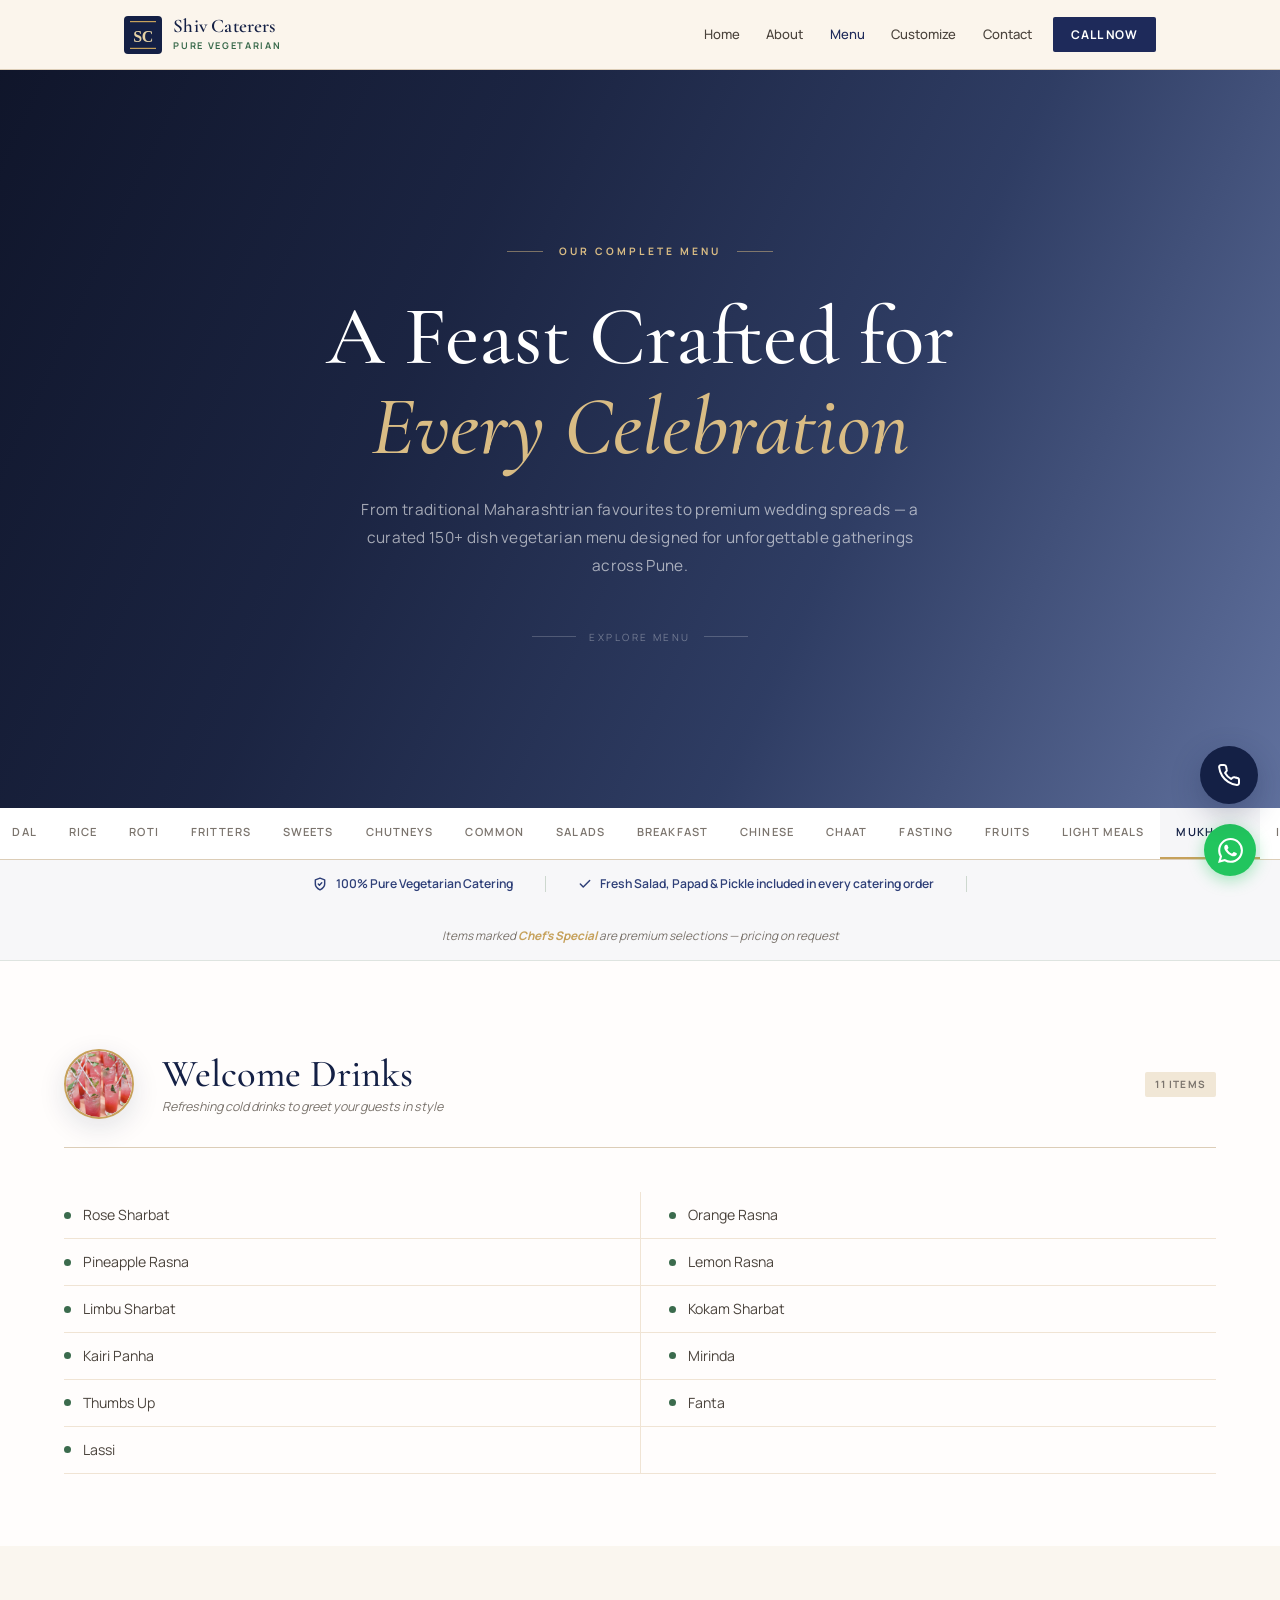
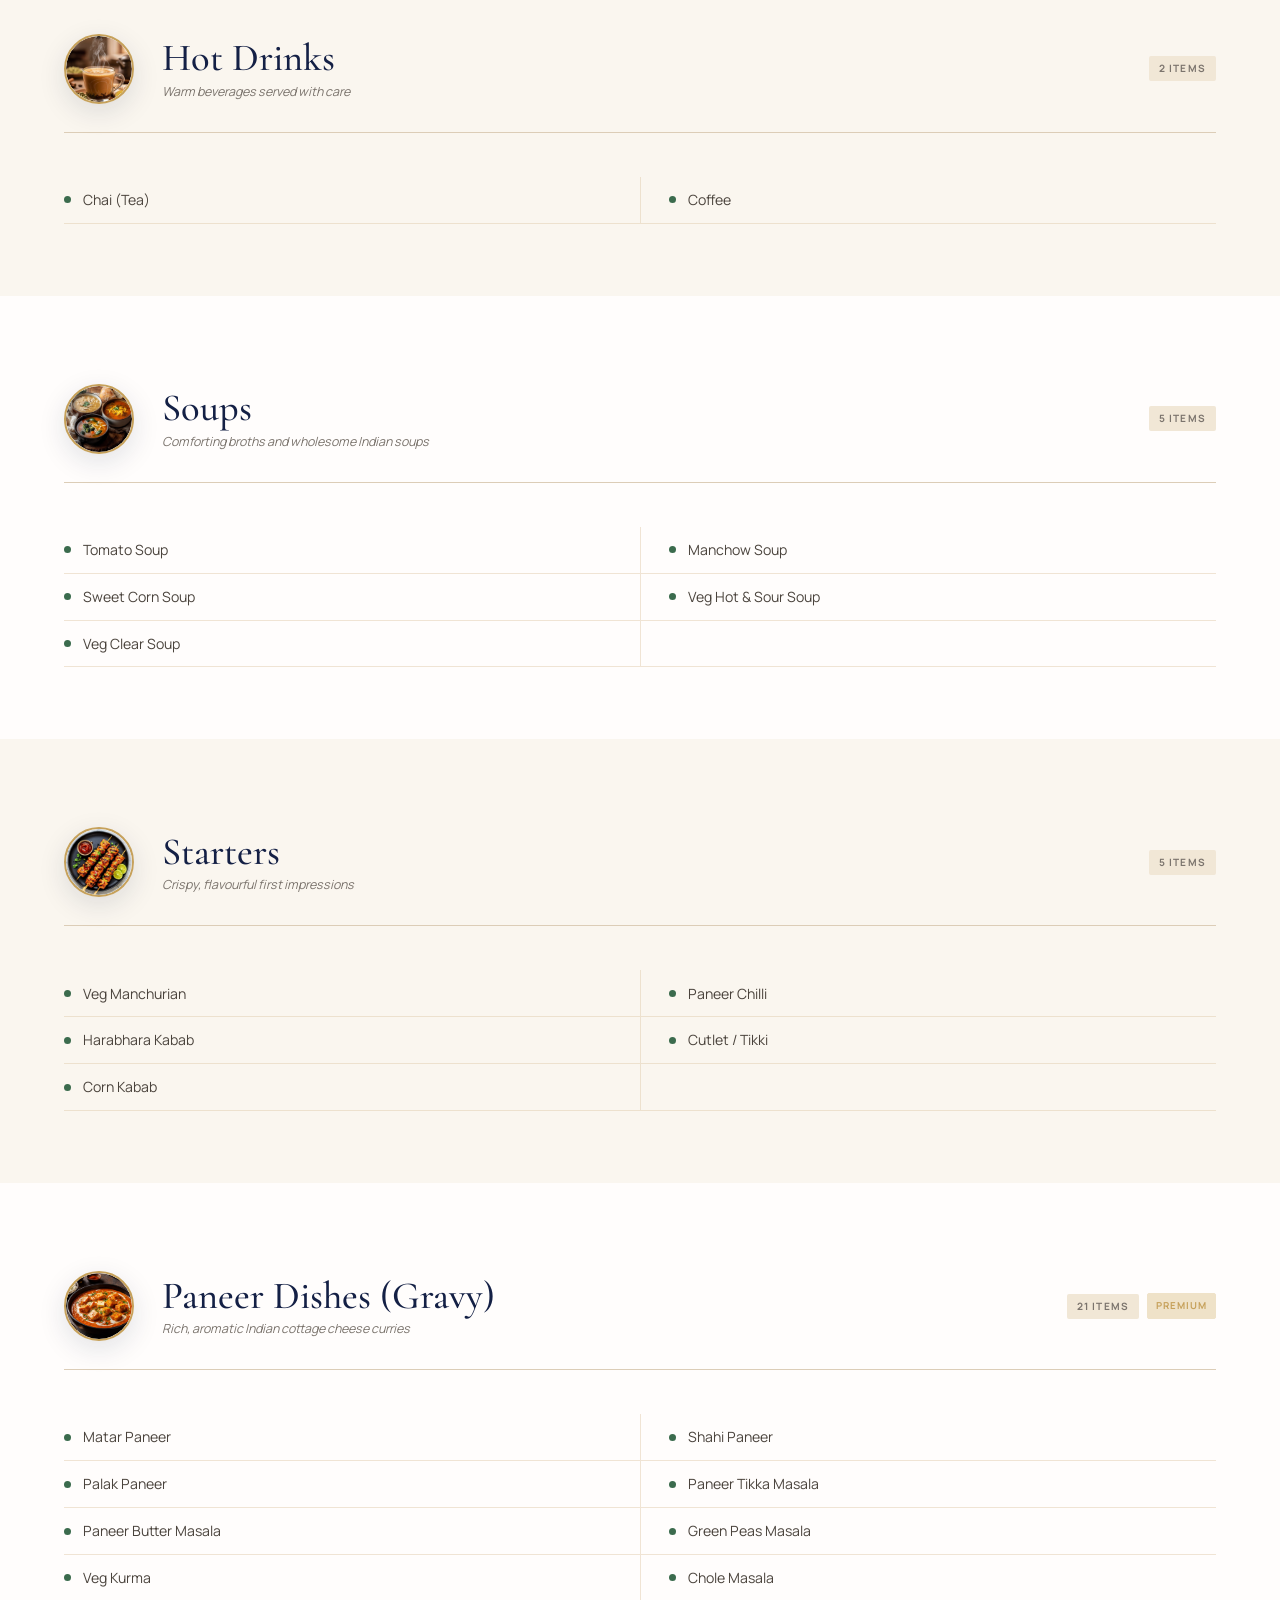
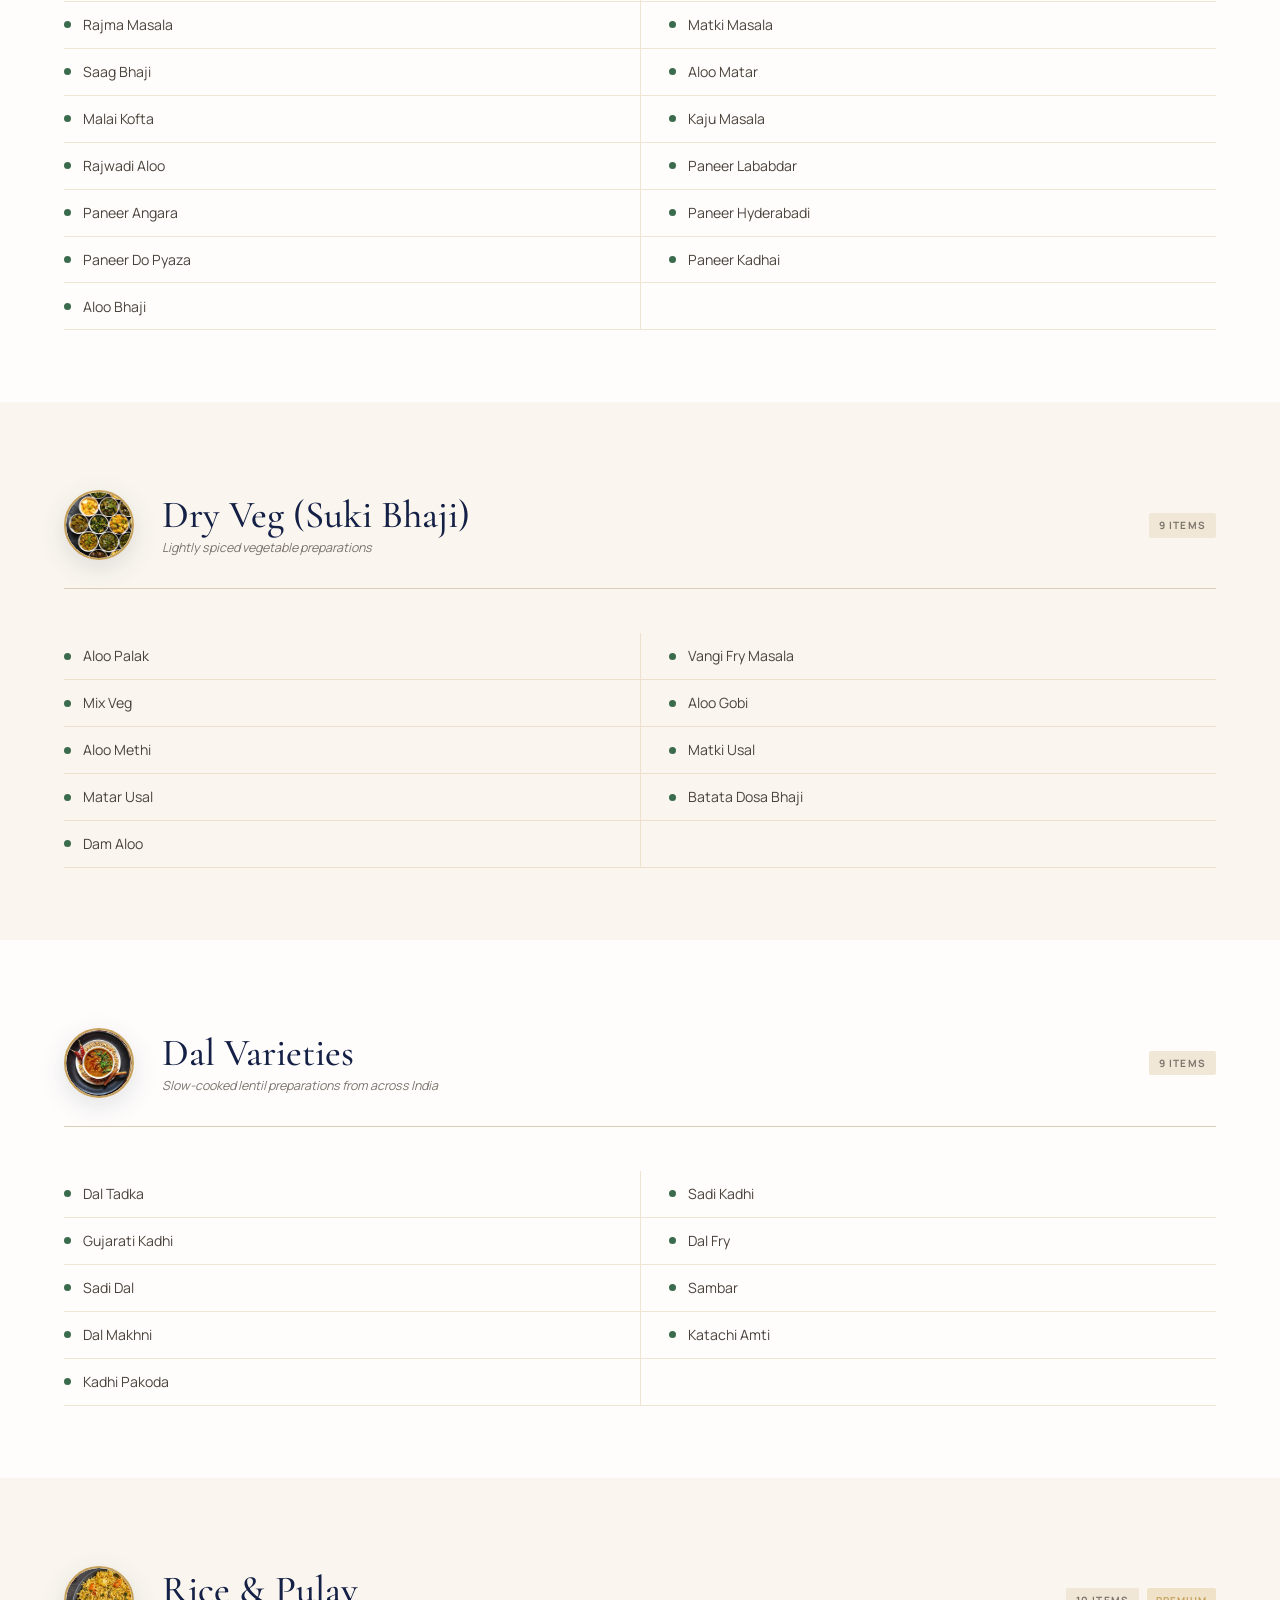
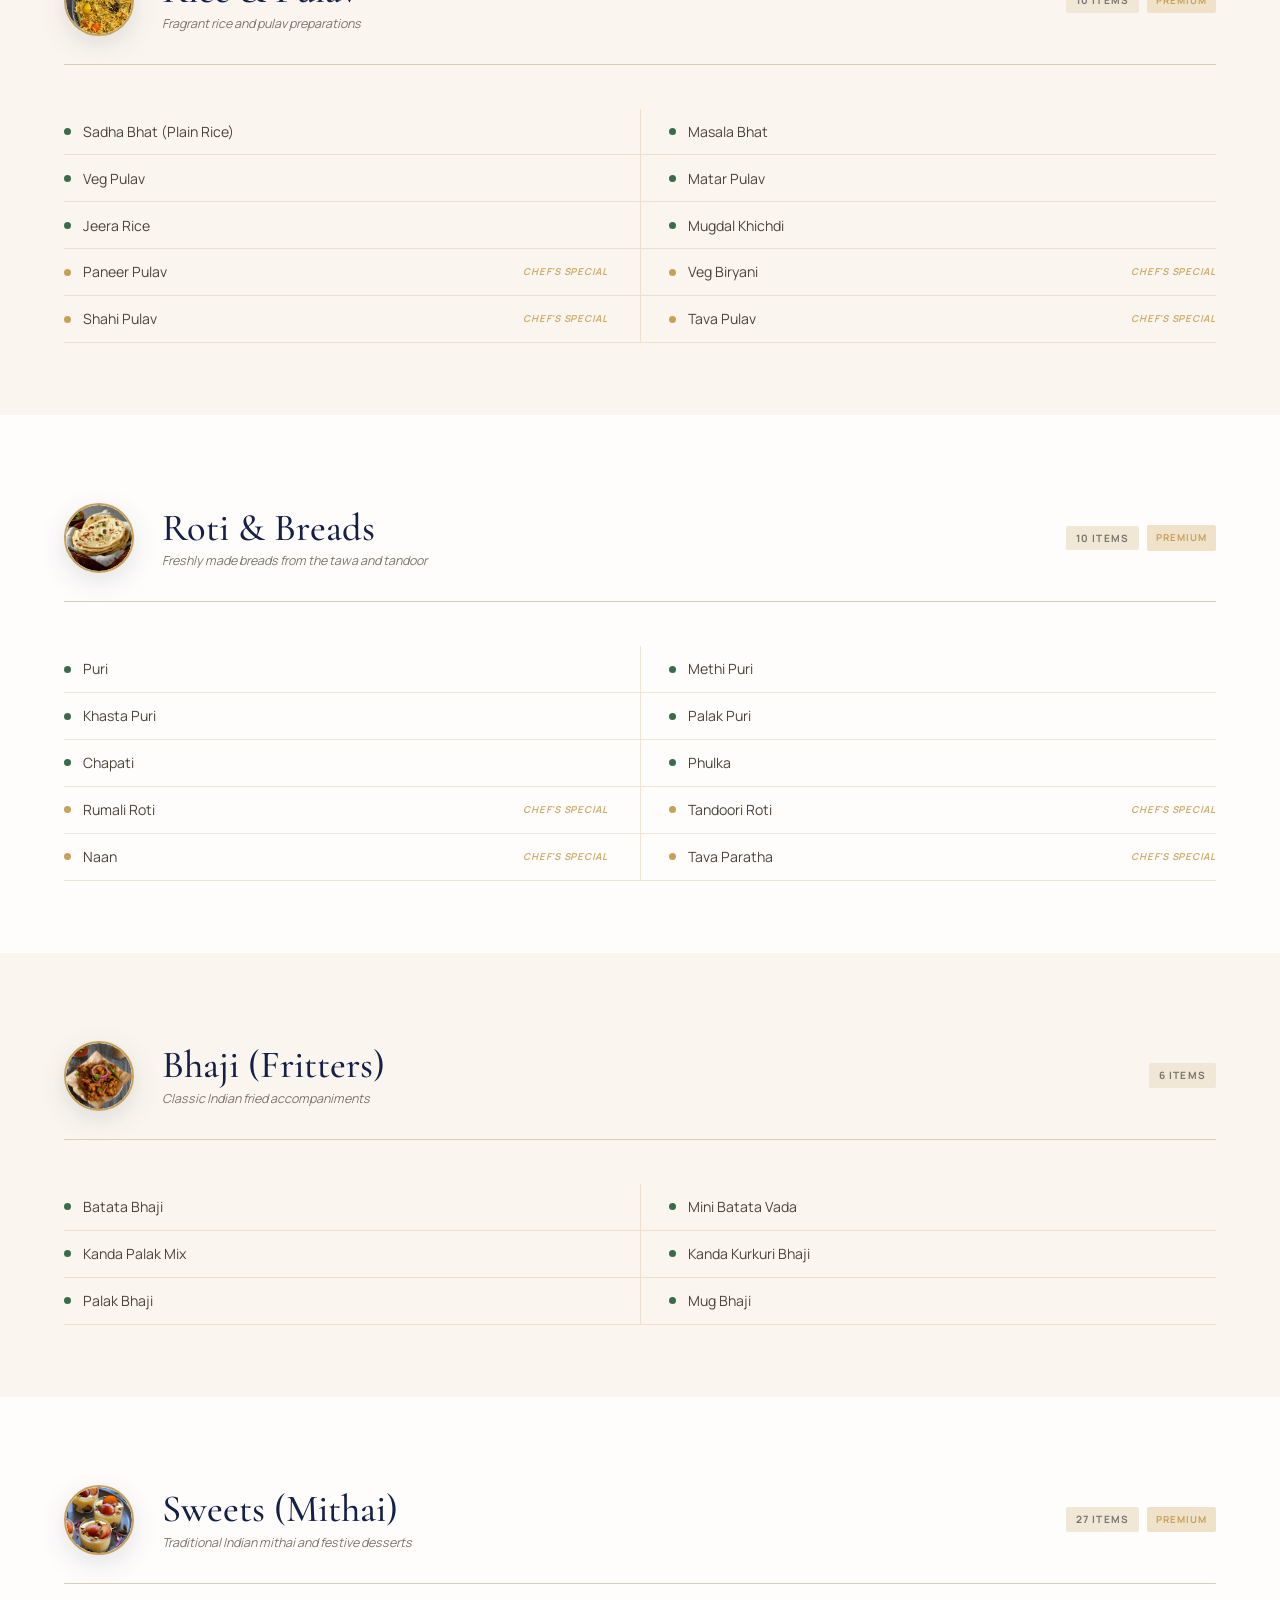
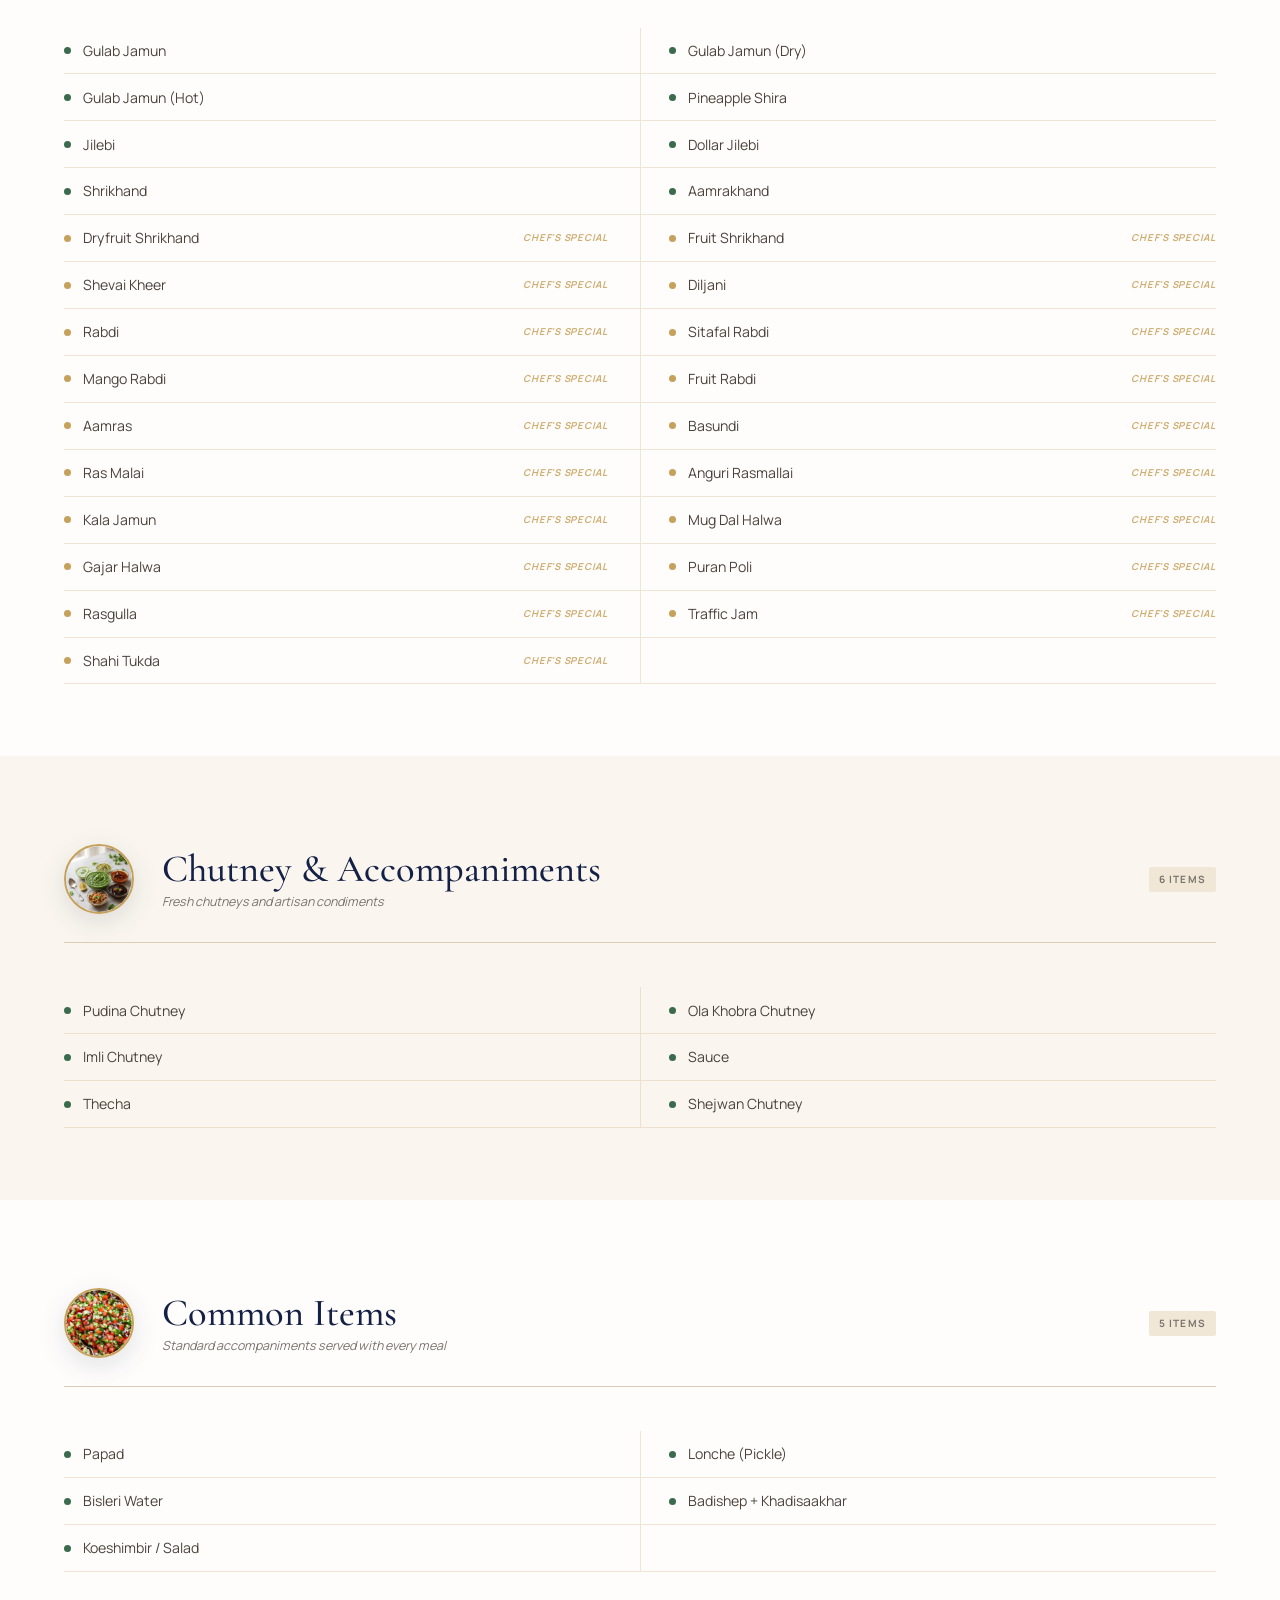
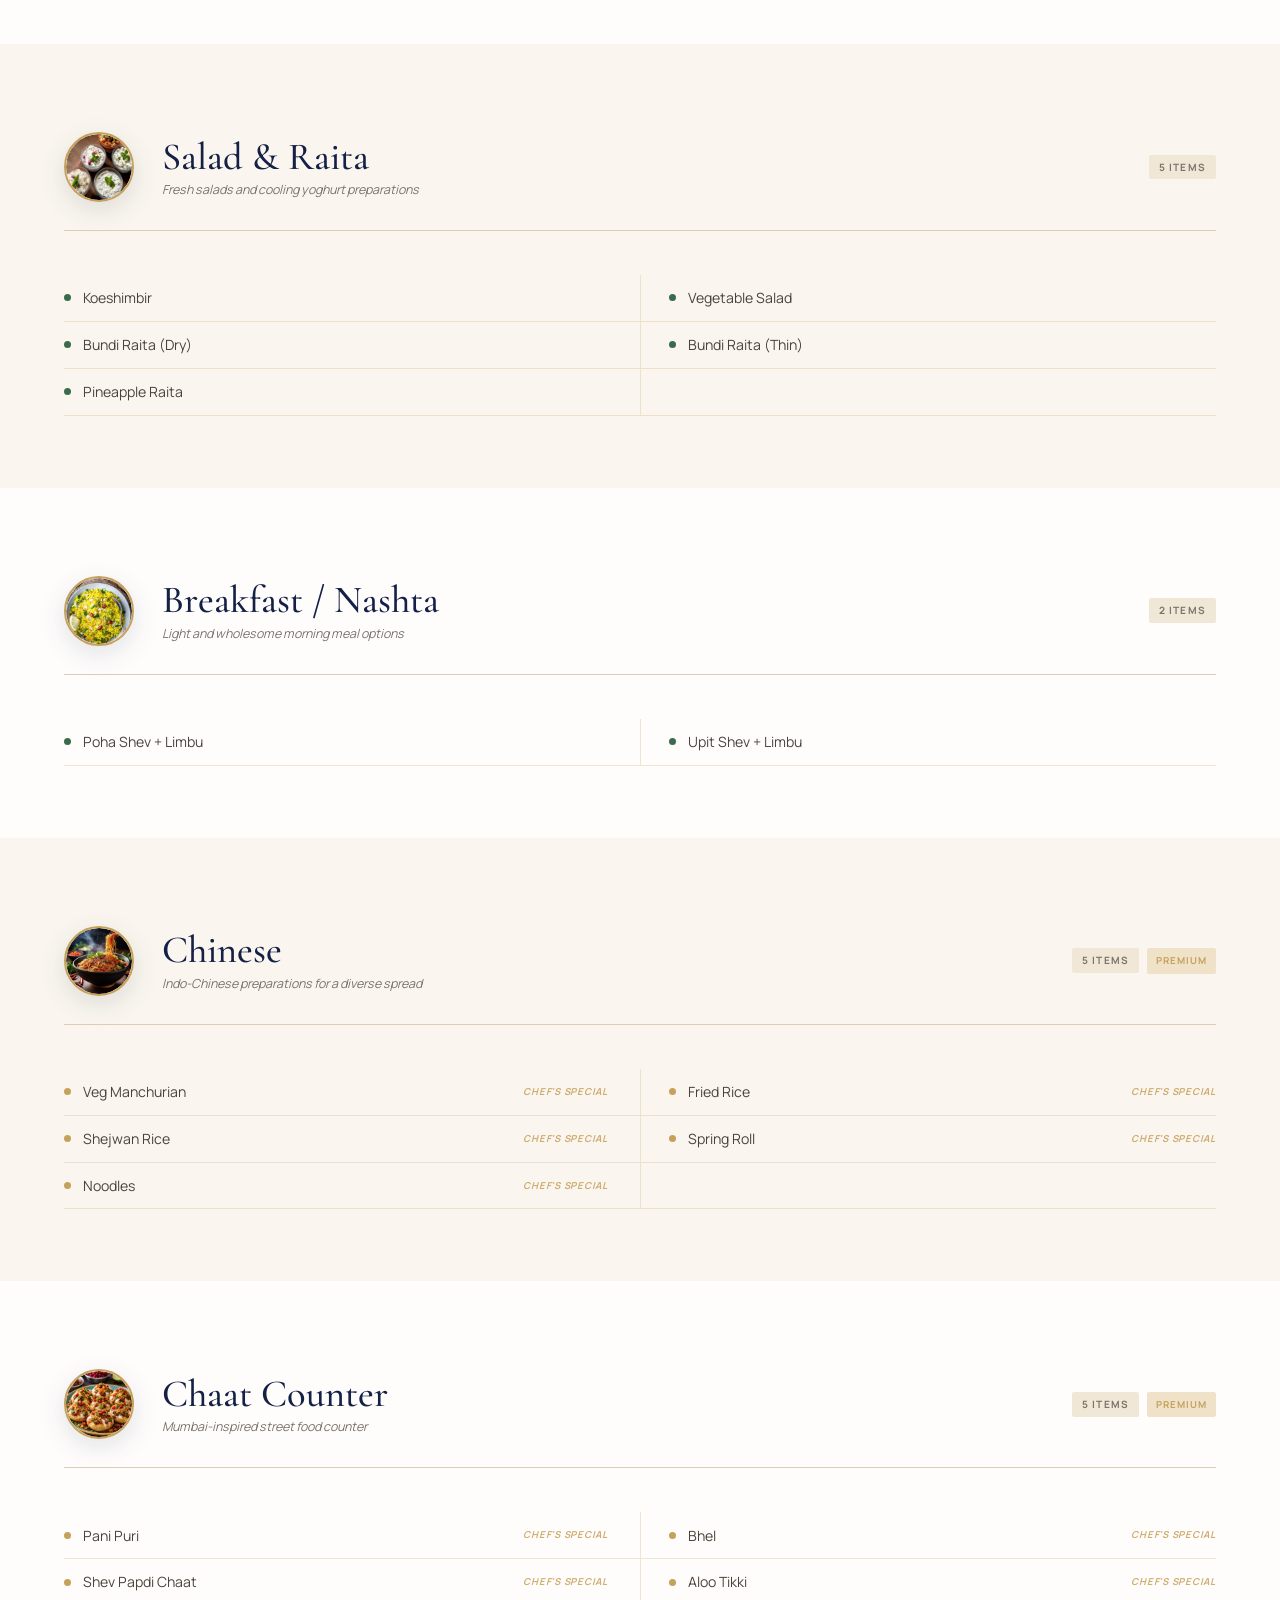
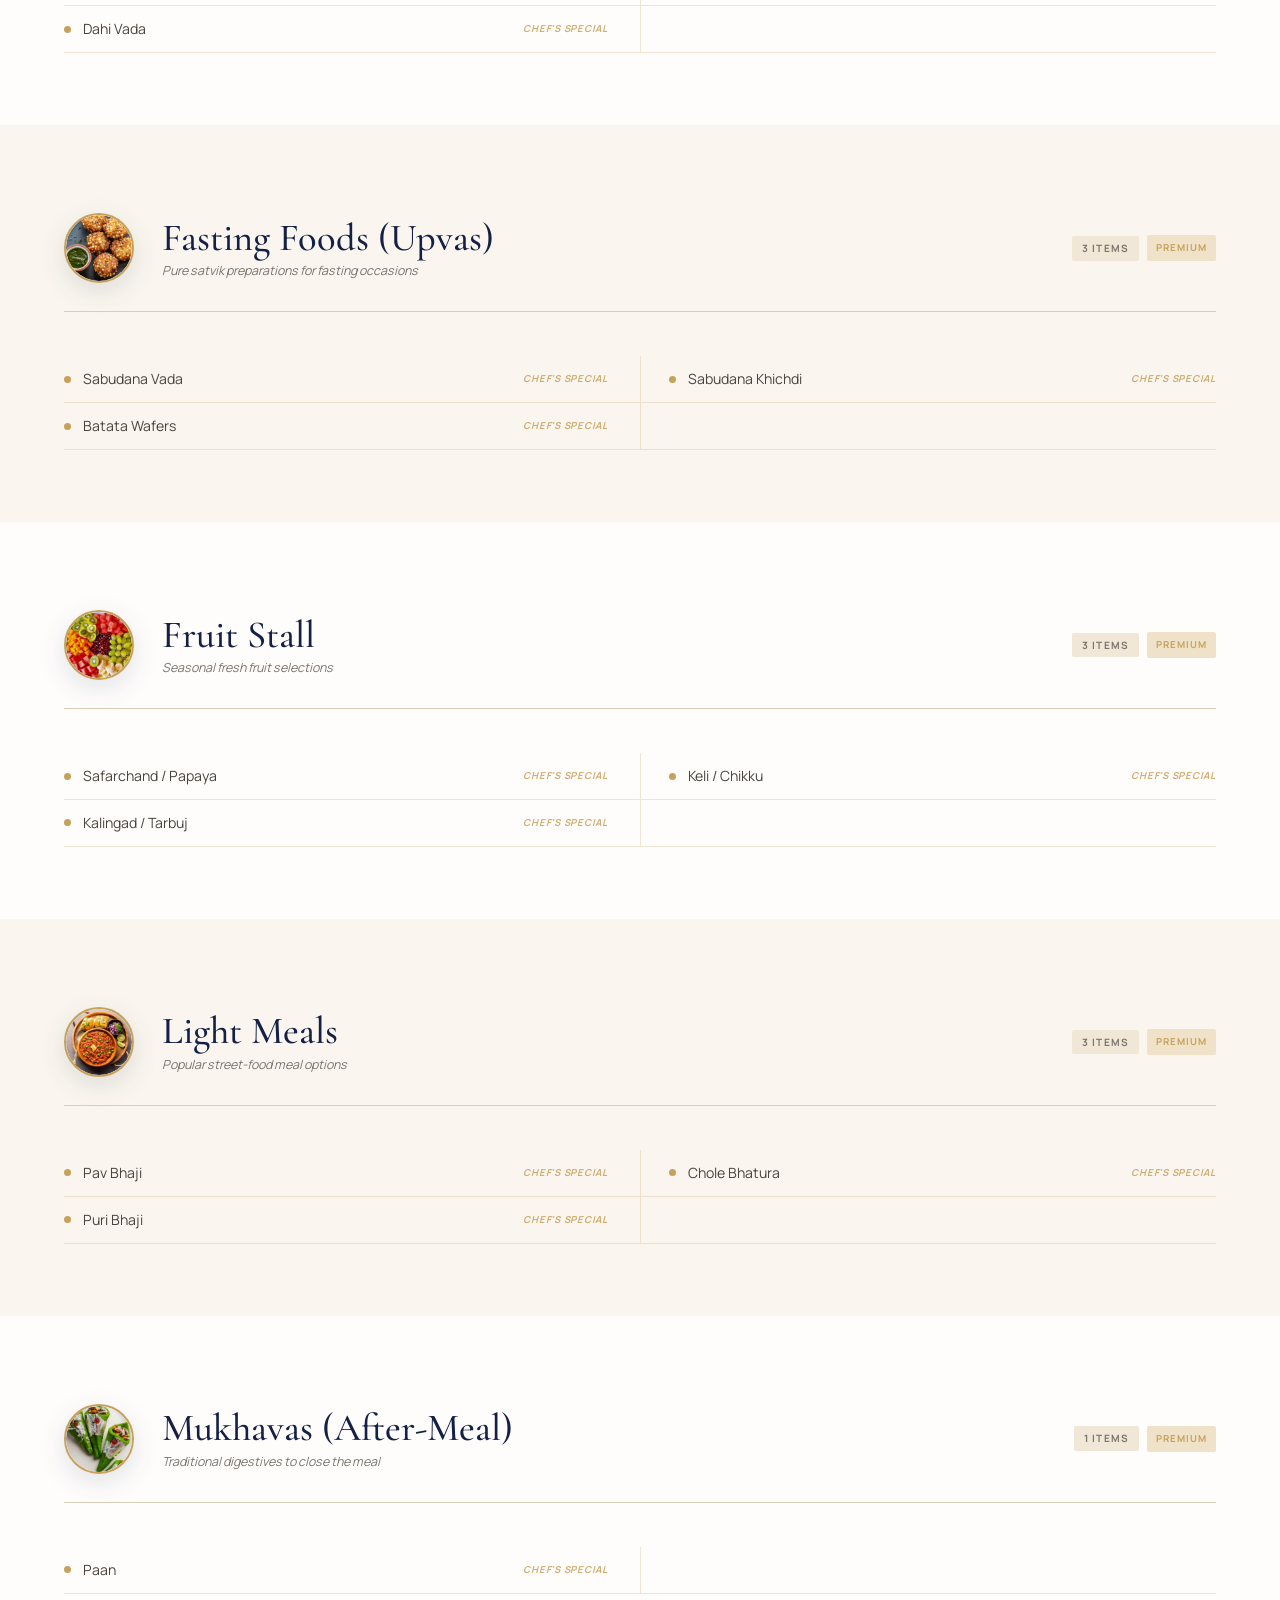
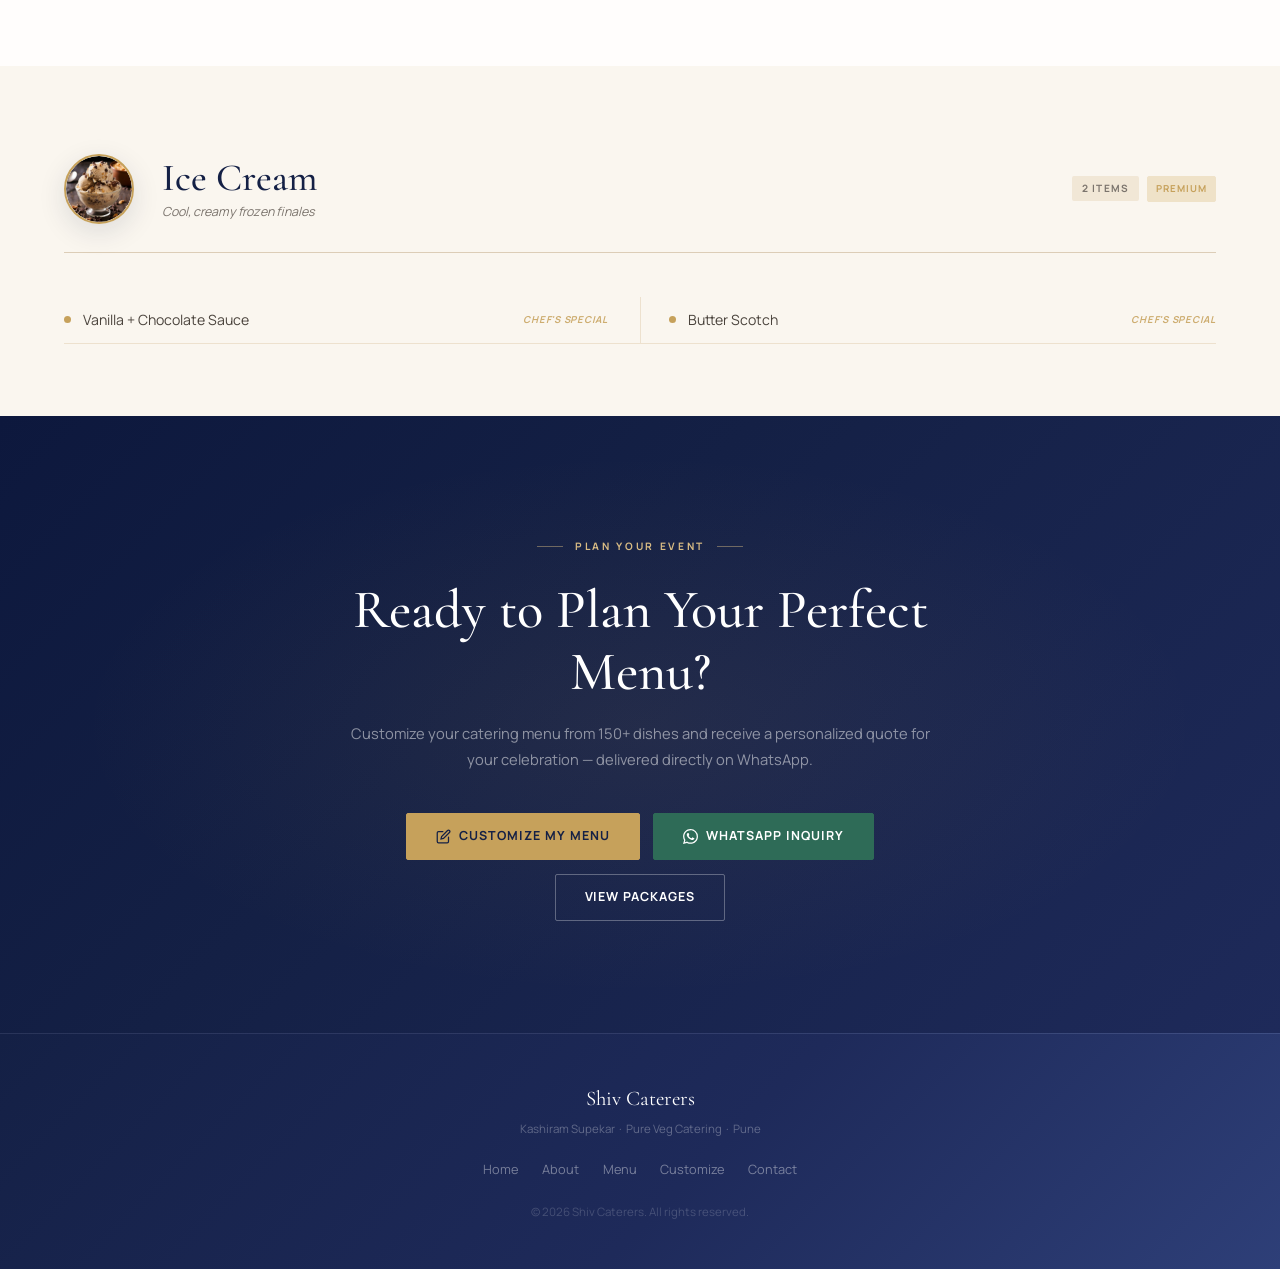
<file: menu.html>
<!doctype html>
<html lang="en">
  <head>
    <meta charset="UTF-8" />
    <meta name="viewport" content="width=device-width, initial-scale=1.0" />
    <title>Our Menu | Shiv Caterers — Pure Veg Catering Pune</title>
    <meta
      name="description"
      content="Explore the complete pure vegetarian catering menu of Shiv Caterers Pune — 150+ dishes including paneer specialities, sweets, dal, rice, starters, chaat and much more."
    />
    <meta
      name="keywords"
      content="pure veg catering menu Pune, vegetarian catering menu, Shiv Caterers menu, wedding catering menu Pune, Maharashtrian catering"
    />
    <meta name="robots" content="index, follow" />
    <link rel="canonical" href="https://shivcaterers.in/menu.html" />
    <meta
      property="og:title"
      content="Our Complete Menu — Shiv Caterers Pure Veg Catering Pune"
    />
    <meta
      property="og:description"
      content="150+ vegetarian dishes for weddings, birthday parties and all family events in Pune. View our full catering menu."
    />
    <meta property="og:type" content="website" />
    <link rel="icon" type="image/svg+xml" href="favicon.svg" />
    <link rel="stylesheet" href="style.css" />

    <style>
      /* =====================================================
       MENU PAGE — PAGE-SPECIFIC STYLES
       Shiv Caterers v2 | menu.html
       ===================================================== */

      /* ── HERO ── */
      .menu-hero {
        margin-top: 70px;
        position: relative;
        height: 82vh;
        min-height: 520px;
        max-height: 800px;
        display: flex;
        align-items: center;
        justify-content: center;
        text-align: center;
        overflow: hidden;
      }
      .menu-hero__bg {
        position: absolute;
        inset: 0;
      }
      .menu-hero__bg img {
        width: 100%;
        height: 100%;
        filter: brightness(0.62) saturate(0.92);
        object-fit: cover;
        object-position: center 35%;
      }
      .menu-hero__overlay {
        position: absolute;
        inset: 0;
        background: linear-gradient(
          115deg,
          rgba(6, 12, 34, 0.96) 0%,
          rgba(10, 20, 52, 0.93) 34%,
          rgba(18, 34, 78, 0.88) 65%,
          rgba(35, 58, 120, 0.72) 100%
        );
      }
      .menu-hero__overlay::after {
        content: "";
        position: absolute;
        inset: 0;
        background: radial-gradient(
          ellipse at 50% 38%,
          rgba(198, 161, 91, 0.12) transparent 58%
        );
      }
      .menu-hero__content {
        position: relative;
        z-index: 2;
        padding: 0 5%;
        max-width: 840px;
      }
      .menu-hero__eyebrow {
        display: inline-flex;
        align-items: center;
        gap: 1rem;
        font-size: 0.64rem;
        font-weight: 700;
        letter-spacing: 0.3em;
        text-transform: uppercase;
        color: var(--gold-light);
        margin-bottom: 2rem;
      }
      .menu-hero__eyebrow::before,
      .menu-hero__eyebrow::after {
        content: "";
        width: 36px;
        height: 1px;
        background: currentColor;
        opacity: 0.5;
      }
      .menu-hero__title {
        font-family: var(--font-h);
        font-size: clamp(2.8rem, 6.5vw, 5.4rem);
        font-weight: 500;
        line-height: 1.08;
        color: var(--white);
        margin-bottom: 1.5rem;
      }
      .menu-hero__title em {
        font-style: italic;
        color: var(--gold-light);
      }
      .menu-hero__sub {
        font-size: 0.96rem;
        color: rgba(255, 255, 255, 0.6);
        line-height: 1.85;
        letter-spacing: 0.02em;
        max-width: 600px;
        margin: 0 auto 3rem;
      }
      .menu-hero__scroll {
        display: flex;
        align-items: center;
        justify-content: center;
        gap: 0.8rem;
        font-size: 0.62rem;
        letter-spacing: 0.25em;
        text-transform: uppercase;
        color: rgba(255, 255, 255, 0.35);
      }
      .menu-hero__scroll-line {
        width: 44px;
        height: 1px;
        background: rgba(255, 255, 255, 0.2);
        position: relative;
        overflow: hidden;
      }
      .menu-hero__scroll-line::after {
        content: "";
        position: absolute;
        top: 0;
        left: -100%;
        width: 100%;
        height: 100%;
        background: var(--gold-light);
        animation: scrollPan 2.8s ease-in-out infinite;
      }
      @keyframes scrollPan {
        0% {
          left: -100%;
        }
        100% {
          left: 100%;
        }
      }

      /* ── STICKY CATEGORY NAV ── */
      .menu-cat-nav {
        position: sticky;
        top: 70px;
        z-index: 500;
        background: rgba(255, 255, 255, 0.94);
        backdrop-filter: blur(10px);
        border-bottom: 1px solid var(--cream-3);
        overflow-x: auto;
        -webkit-overflow-scrolling: touch;
        scrollbar-width: none;
      }
      .menu-cat-nav::-webkit-scrollbar {
        display: none;
      }
      .menu-cat-nav-inner {
        display: flex;
        align-items: stretch;
        padding: 0 5%;
        white-space: nowrap;
        min-width: max-content;
      }
      .cat-nav-link {
        display: inline-flex;
        align-items: center;
        padding: 0.95rem 1rem;
        font-size: 0.7rem;
        font-weight: 600;
        letter-spacing: 0.1em;
        text-transform: uppercase;
        color: var(--text-light);
        border-bottom: 2px solid transparent;
        transition: var(--t);
        white-space: nowrap;
        text-decoration: none;
        flex-shrink: 0;
      }
      .cat-nav-link:hover {
        color: var(--wine);
        border-bottom-color: var(--gold);
      }
      .cat-nav-link.active {
        color: var(--wine-deep);
        border-bottom-color: var(--gold);
        background: rgba(30, 42, 90, 0.04);
      }

      /* ── PURE VEG STRIP ── */
      .veg-strip {
        background: rgba(30, 42, 90, 0.035);
        border-bottom: 1px solid rgba(42, 94, 42, 0.12);
      }
      .veg-strip-inner {
        max-width: 1160px;
        margin: 0 auto;
        padding: 0.9rem 5%;
        display: flex;
        align-items: center;
        justify-content: center;
        gap: 2rem;
        flex-wrap: wrap;
      }
      .veg-strip-item {
        display: flex;
        align-items: center;
        gap: 0.55rem;
        font-size: 0.76rem;
        font-weight: 600;
        color: var(--wine-mid);
      }
      .veg-strip-item svg {
        width: 14px;
        height: 14px;
        stroke: currentColor;
        fill: none;
        stroke-width: 2.5;
        stroke-linecap: round;
        stroke-linejoin: round;
        flex-shrink: 0;
      }
      .veg-strip-sep {
        width: 1px;
        height: 16px;
        background: rgba(42, 94, 42, 0.2);
      }
      .veg-strip-note {
        font-size: 0.74rem;
        color: var(--text-light);
        font-style: italic;
        font-weight: 400;
      }

      /* ── INDIVIDUAL CATEGORY SECTION ── */
      .m-section {
        padding: 5.5rem 5% 4.5rem;
        scroll-margin-top: 128px;
      }
      .m-section:nth-child(odd) {
        background: var(--ivory);
      }
      .m-section:nth-child(even) {
        background: var(--cream);
      }
      .m-section-inner {
        max-width: 1160px;
        margin: 0 auto;
      }

      /* Category section header */
      .m-section-head {
        display: flex;
        align-items: center;
        gap: 1.75rem;
        padding-bottom: 1.75rem;
        border-bottom: 1px solid var(--cream-3);
        margin-bottom: 2.75rem;
      }
      .m-cat-circle {
        width: 70px;
        height: 70px;
        border-radius: 50%;
        border: 2px solid var(--gold);
        background: linear-gradient(
          135deg,
          rgba(30, 42, 90, 0.05) 0%,
          rgba(255, 255, 255, 0.95) 100%
        );
        display: flex;
        align-items: center;
        justify-content: center;
        flex-shrink: 0;
        box-shadow: 0 8px 28px rgba(20, 32, 69, 0.12);
        transition:
          transform var(--t),
          box-shadow var(--t);
      }
      .m-cat-circle:hover {
        transform: translateY(-2px);
        box-shadow: 0 14px 38px rgba(20, 32, 69, 0.18);
      }
      .m-cat-circle img {
        transition: transform 0.5s ease;
        width: 100%;
        height: 100%;
        object-fit: cover;
        border-radius: 50%;
      }
      .m-cat-circle {
        overflow: hidden;
        position: relative;
      }
      .m-cat-circle:hover img {
        transform: scale(1.08);
      }

      .m-cat-meta {
        flex: 1;
        min-width: 0;
      }
      .m-cat-name {
        font-family: var(--font-h);
        font-size: clamp(1.7rem, 3.2vw, 2.4rem);
        font-weight: 500;
        line-height: 1.1;
        color: var(--wine-deep);
        margin-bottom: 0.2rem;
      }
      .m-cat-subtitle {
        font-size: 0.78rem;
        color: var(--text-light);
        font-style: italic;
        line-height: 1.4;
      }
      .m-cat-badges {
        display: flex;
        align-items: center;
        gap: 0.5rem;
        margin-left: auto;
        flex-shrink: 0;
      }
      .m-cat-count {
        font-size: 0.63rem;
        font-weight: 700;
        letter-spacing: 0.12em;
        text-transform: uppercase;
        color: var(--text-light);
        background: var(--cream-2);
        padding: 4px 10px;
        border-radius: 2px;
      }
      .m-cat-premium-tag {
        font-size: 0.6rem;
        font-weight: 700;
        letter-spacing: 0.1em;
        text-transform: uppercase;
        color: var(--gold);
        border: 1px solid var(--gold-pale);
        background: var(--gold-pale);
        padding: 4px 8px;
        border-radius: 2px;
      }

      /* Dishes grid */
      .m-dishes-grid {
        display: grid;
        grid-template-columns: 1fr 1fr;
        gap: 0;
      }
      .m-dish-row {
        display: flex;
        align-items: center;
        padding: 0.82rem 2rem 0.82rem 0;
        border-bottom: 1px solid rgba(228, 208, 180, 0.55);
        gap: 0.75rem;
        transition:
          transform var(--t),
          background var(--t);
        cursor: default;
      }
      .m-dish-row:nth-child(even) {
        padding-left: 1.75rem;
        padding-right: 0;
        border-left: 1px solid rgba(228, 208, 180, 0.55);
      }
      .m-dish-row:hover {
        transform: translateX(4px);
        background: rgba(30, 42, 90, 0.03);
      }
      .m-dish-row:nth-child(even):hover {
        transform: translateX(-4px);
        background: rgba(30, 42, 90, 0.03);
      }
      .m-dish-row:hover .m-dish-name {
        color: var(--wine-deep);
      }

      .m-dish-dot {
        width: 7px;
        height: 7px;
        border-radius: 50%;
        background: var(--green);
        flex-shrink: 0;
        transition: transform var(--t);
      }
      .m-dish-row.premium .m-dish-dot {
        background: var(--gold);
      }
      .m-dish-row:hover .m-dish-dot {
        transform: scale(1.4);
      }

      .m-dish-name {
        font-size: 0.88rem;
        color: var(--text-mid);
        line-height: 1.4;
        flex: 1;
        transition: color var(--t);
      }
      .m-dish-special {
        font-size: 0.6rem;
        font-weight: 700;
        letter-spacing: 0.08em;
        text-transform: uppercase;
        color: var(--gold);
        font-style: italic;
        white-space: nowrap;
        flex-shrink: 0;
        opacity: 0.85;
      }

      /* Odd item count filler */
      .m-dish-filler {
        border-left: 1px solid rgba(228, 208, 180, 0.55);
        border-bottom: 1px solid rgba(228, 208, 180, 0.55);
      }

      /* ── BOTTOM CTA ── */
      .menu-cta-section {
        background: linear-gradient(
          135deg,
          #0d183d 0%,
          #142045 40%,
          #1e2a5a 100%
        );
        padding: 7rem 5%;
        text-align: center;
        position: relative;
        overflow: hidden;
      }
      .menu-cta-section::before {
        content: "";
        position: absolute;
        inset: 0;
        background: radial-gradient(
          ellipse at center,
          rgba(198, 161, 91, 0.08) 0%,
          transparent 62%
        );
        pointer-events: none;
      }
      .menu-cta-inner {
        position: relative;
        z-index: 1;
        max-width: 600px;
        margin: 0 auto;
      }
      .menu-cta-eyebrow {
        display: inline-flex;
        align-items: center;
        gap: 0.75rem;
        font-size: 0.64rem;
        font-weight: 700;
        letter-spacing: 0.26em;
        text-transform: uppercase;
        color: var(--gold-light);
        margin-bottom: 1.5rem;
      }
      .menu-cta-eyebrow::before,
      .menu-cta-eyebrow::after {
        content: "";
        width: 26px;
        height: 1px;
        background: currentColor;
        opacity: 0.45;
      }
      .menu-cta-h2 {
        font-family: var(--font-h);
        font-size: clamp(2rem, 4.5vw, 3.4rem);
        font-weight: 500;
        color: var(--white);
        line-height: 1.15;
        margin-bottom: 1rem;
      }
      .menu-cta-p {
        font-size: 0.92rem;
        color: rgba(255, 255, 255, 0.5);
        line-height: 1.8;
        margin-bottom: 2.5rem;
      }
      .menu-cta-btns {
        display: flex;
        justify-content: center;
        gap: 0.85rem;
        flex-wrap: wrap;
      }

      /* ── RESPONSIVE ── */
      @media (max-width: 900px) {
        .m-section-head {
          gap: 1.25rem;
        }
        .m-cat-badges {
          display: none;
        }
      }
      @media (max-width: 768px) {
        .menu-hero {
          height: 70vh;
          min-height: 480px;
        }
        .menu-hero__title {
          font-size: clamp(2.2rem, 7vw, 3rem);
        }
        .menu-hero__sub {
          font-size: 0.88rem;
        }
        .m-section {
          padding: 3.5rem 5% 3rem;
        }
        .m-section-head {
          gap: 1rem;
        }
        .m-cat-circle {
          width: 56px;
          height: 56px;
        }
        .m-cat-circle svg {
          width: 22px;
          height: 22px;
        }
        .m-dishes-grid {
          grid-template-columns: 1fr;
        }
        .m-dish-row:nth-child(even) {
          padding-left: 0;
          border-left: none;
        }
        .m-dish-row {
          padding-right: 0;
        }
        .m-dish-row:hover {
          transform: translateX(3px);
        }
        .m-dish-row:nth-child(even):hover {
          transform: translateX(3px);
        }
        .veg-strip-sep {
          display: none;
        }
      }
      @media (max-width: 480px) {
        .menu-hero {
          height: 60vh;
          isolation: isolate;
        }
        .menu-cta-section {
          padding: 5rem 5%;
        }
      }
      .footer-simple {
        border-top: 1px solid rgba(255, 255, 255, 0.08);
      }
    </style>
  </head>
  <body>
    <!-- ======================================================
  NAV (unchanged from v2 branding)
====================================================== -->
    <nav class="site-nav" id="siteNav">
      <div class="nav-inner">
        <a href="index.html" class="nav-logo" aria-label="Shiv Caterers — Home">
          <div class="logo-mark">
            <svg viewBox="0 0 38 38" xmlns="http://www.w3.org/2000/svg">
              <rect width="38" height="38" rx="4" fill="#142045" />
              <rect x="6" y="5" width="26" height="1.2" fill="#C6A15B" />
              <text
                x="19"
                y="26"
                text-anchor="middle"
                font-family="Georgia,serif"
                font-size="16"
                font-weight="600"
                fill="#E6D3A7"
                letter-spacing="-0.5"
              >
                SC
              </text>
              <rect x="6" y="31.8" width="26" height="1.2" fill="#C6A15B" />
            </svg>
          </div>
          <div>
            <span class="logo-name">Shiv Caterers</span>
            <span class="logo-sub">Pure Vegetarian</span>
          </div>
        </a>
        <nav class="nav-links" aria-label="Primary navigation">
          <a href="index.html">Home</a>
          <a href="about.html">About</a>
          <a href="menu.html" class="active">Menu</a>
          <a href="customize-menu.html">Customize</a>
          <a href="contact.html">Contact</a>
          <a href="tel:+919130192121" class="nav-cta">Call Now</a>
        </nav>
        <button
          class="nav-toggle"
          id="navToggle"
          aria-label="Toggle navigation"
          aria-expanded="false"
        >
          <span></span><span></span><span></span>
        </button>
      </div>
      <nav class="nav-mobile" id="navMobile" aria-label="Mobile navigation">
        <a href="index.html">Home</a>
        <a href="about.html">About Us</a>
        <a href="menu.html" class="active">Full Menu</a>
        <a href="customize-menu.html">Customize Menu</a>
        <a href="contact.html">Contact</a>
        <div class="nav-mobile-footer">
          <a
            href="https://wa.me/919130192121"
            target="_blank"
            rel="noopener"
            class="btn btn-wa"
            style="width: 100%; justify-content: center"
          >
            <svg
              viewBox="0 0 24 24"
              fill="currentColor"
              style="width: 15px; height: 15px"
            >
              <path
                d="M17.472 14.382c-.297-.149-1.758-.867-2.03-.967-.273-.099-.471-.148-.67.15-.197.297-.767.966-.94 1.164-.173.199-.347.223-.644.075-.297-.15-1.255-.463-2.39-1.475-.883-.788-1.48-1.761-1.653-2.059-.173-.297-.018-.458.13-.606.134-.133.298-.347.446-.52.149-.174.198-.298.298-.497.099-.198.05-.371-.025-.52-.075-.149-.669-1.612-.916-2.207-.242-.579-.487-.5-.669-.51-.173-.008-.371-.01-.57-.01-.198 0-.52.074-.792.372-.272.297-1.04 1.016-1.04 2.479 0 1.462 1.065 2.875 1.213 3.074.149.198 2.096 3.2 5.077 4.487.709.306 1.262.489 1.694.625.712.227 1.36.195 1.871.118.571-.085 1.758-.719 2.006-1.413.248-.694.248-1.289.173-1.413-.074-.124-.272-.198-.57-.347m-5.421 7.403h-.004a9.87 9.87 0 01-5.031-1.378l-.361-.214-3.741.982.998-3.648-.235-.374a9.86 9.86 0 01-1.51-5.26c.001-5.45 4.436-9.884 9.888-9.884 2.64 0 5.122 1.03 6.988 2.898a9.825 9.825 0 012.893 6.994c-.003 5.45-4.437 9.884-9.885 9.884m8.413-18.297A11.815 11.815 0 0012.05 0C5.495 0 .16 5.335.157 11.892c0 2.096.547 4.142 1.588 5.945L.057 24l6.305-1.654a11.882 11.882 0 005.683 1.448h.005c6.554 0 11.89-5.335 11.893-11.893a11.821 11.821 0 00-3.48-8.413z"
              />
            </svg>
            WhatsApp Inquiry
          </a>
        </div>
      </nav>
    </nav>

    <!-- ======================================================
  1. HERO SECTION
====================================================== -->
    <section class="menu-hero" aria-label="Menu hero">
      <div class="menu-hero__bg">
        <div class="menu-hero__overlay"></div>
      </div>
      <div class="menu-hero__content">
        <div class="menu-hero__eyebrow">Our Complete Menu</div>
        <h1 class="menu-hero__title">
          A Feast Crafted for<br /><em>Every Celebration</em>
        </h1>
        <p class="menu-hero__sub">
          From traditional Maharashtrian favourites to premium wedding spreads —
          a curated 150+ dish vegetarian menu designed for unforgettable
          gatherings across Pune.
        </p>
        <div class="menu-hero__scroll" aria-hidden="true">
          <div class="menu-hero__scroll-line"></div>
          <span>Explore Menu</span>
          <div class="menu-hero__scroll-line"></div>
        </div>
      </div>
    </section>

    <!-- ======================================================
  2. STICKY CATEGORY NAVIGATION
====================================================== -->
    <nav class="menu-cat-nav" id="menuCatNav" aria-label="Menu categories">
      <div class="menu-cat-nav-inner" id="catNavInner">
        <!-- Built dynamically by JS -->
      </div>
    </nav>

    <!-- ======================================================
  3. PURE VEG ASSURANCE STRIP
====================================================== -->
    <div class="veg-strip" role="note" aria-label="Pure vegetarian assurance">
      <div class="veg-strip-inner">
        <div class="veg-strip-item">
          <svg viewBox="0 0 24 24">
            <path d="M12 22s8-4 8-10V5l-8-3-8 3v7c0 6 8 10 8 10z" />
            <polyline points="9,12 11,14 15,10" />
          </svg>
          100% Pure Vegetarian Catering
        </div>
        <div class="veg-strip-sep"></div>
        <div class="veg-strip-item">
          <svg viewBox="0 0 24 24"><polyline points="20,6 9,17 4,12" /></svg>
          Fresh Salad, Papad &amp; Pickle included in every catering order
        </div>
        <div class="veg-strip-sep"></div>
        <div class="veg-strip-note">
          Items marked
          <strong style="color: var(--gold)">Chef's Special</strong> are premium
          selections — pricing on request
        </div>
      </div>
    </div>

    <!-- ======================================================
  4. MENU SECTIONS — Rendered by JavaScript
====================================================== -->
    <main class="menu-main" id="menuMain" aria-label="Menu categories"></main>

    <!-- ======================================================
  5. BOTTOM CTA SECTION
====================================================== -->
    <section class="menu-cta-section" aria-labelledby="cta-heading">
      <div class="menu-cta-inner">
        <div class="menu-cta-eyebrow">Plan Your Event</div>
        <h2 class="menu-cta-h2" id="cta-heading">
          Ready to Plan Your Perfect Menu?
        </h2>
        <p class="menu-cta-p">
          Customize your catering menu from 150+ dishes and receive a
          personalized quote for your celebration — delivered directly on
          WhatsApp.
        </p>
        <div class="menu-cta-btns">
          <a
            href="customize-menu.html"
            class="btn btn-primary"
            style="background: #c6a15b; border-color: #c6a15b; color: #142045"
          >
            <svg
              viewBox="0 0 24 24"
              fill="none"
              stroke="currentColor"
              stroke-width="2"
              stroke-linecap="round"
            >
              <path d="M11 4H4a2 2 0 00-2 2v14a2 2 0 002 2h14a2 2 0 002-2v-7" />
              <path d="M18.5 2.5a2.121 2.121 0 013 3L12 15l-4 1 1-4 9.5-9.5z" />
            </svg>
            Customize My Menu
          </a>
          <a
            href="https://wa.me/919130192121?text=Hello%20Shiv%20Caterers%2C%20I%20would%20like%20to%20inquire%20about%20catering%20menu%20and%20pricing."
            class="btn btn-wa"
            target="_blank"
            rel="noopener"
          >
            <svg viewBox="0 0 24 24" fill="currentColor">
              <path
                d="M17.472 14.382c-.297-.149-1.758-.867-2.03-.967-.273-.099-.471-.148-.67.15-.197.297-.767.966-.94 1.164-.173.199-.347.223-.644.075-.297-.15-1.255-.463-2.39-1.475-.883-.788-1.48-1.761-1.653-2.059-.173-.297-.018-.458.13-.606.134-.133.298-.347.446-.52.149-.174.198-.298.298-.497.099-.198.05-.371-.025-.52-.075-.149-.669-1.612-.916-2.207-.242-.579-.487-.5-.669-.51-.173-.008-.371-.01-.57-.01-.198 0-.52.074-.792.372-.272.297-1.04 1.016-1.04 2.479 0 1.462 1.065 2.875 1.213 3.074.149.198 2.096 3.2 5.077 4.487.709.306 1.262.489 1.694.625.712.227 1.36.195 1.871.118.571-.085 1.758-.719 2.006-1.413.248-.694.248-1.289.173-1.413-.074-.124-.272-.198-.57-.347m-5.421 7.403h-.004a9.87 9.87 0 01-5.031-1.378l-.361-.214-3.741.982.998-3.648-.235-.374a9.86 9.86 0 01-1.51-5.26c.001-5.45 4.436-9.884 9.888-9.884 2.64 0 5.122 1.03 6.988 2.898a9.825 9.825 0 012.893 6.994c-.003 5.45-4.437 9.884-9.885 9.884m8.413-18.297A11.815 11.815 0 0012.05 0C5.495 0 .16 5.335.157 11.892c0 2.096.547 4.142 1.588 5.945L.057 24l6.305-1.654a11.882 11.882 0 005.683 1.448h.005c6.554 0 11.89-5.335 11.893-11.893a11.821 11.821 0 00-3.48-8.413z"
              />
            </svg>
            WhatsApp Inquiry
          </a>
          <a
            href="contact.html"
            class="btn btn-ghost"
            style="border-color: rgba(255, 255, 255, 0.3)"
            >View Packages</a
          >
        </div>
      </div>
    </section>

    <!-- ======================================================
  FOOTER
====================================================== -->
    <footer class="footer-simple site-footer" role="contentinfo">
      <div>
        <div class="footer-simple-name">Shiv Caterers</div>
        <div class="footer-simple-sub">
          Kashiram Supekar &nbsp;·&nbsp; Pure Veg Catering &nbsp;·&nbsp; Pune
        </div>
      </div>
      <nav class="footer-simple-nav" aria-label="Footer navigation">
        <a href="index.html">Home</a>
        <a href="about.html">About</a>
        <a href="menu.html">Menu</a>
        <a href="customize-menu.html">Customize</a>
        <a href="contact.html">Contact</a>
      </nav>
      <div class="footer-simple-copy">
        © 2026 Shiv Caterers. All rights reserved.
      </div>
    </footer>

    <!-- Floating WhatsApp -->
    <a
  href="tel:+919130192121"
  class="call-float"
  aria-label="Call Shiv Caterers"
>
  <svg viewBox="0 0 24 24" fill="none">
    <path
      d="M22 16.92v3a2 2 0 0 1-2.18 2
      19.79 19.79 0 0 1-8.63-3.07
      19.5 19.5 0 0 1-6-6
      19.79 19.79 0 0 1-3.07-8.67
      A2 2 0 0 1 4.11 2h3
      a2 2 0 0 1 2 1.72
      c.12.89.32 1.76.59 2.6
      a2 2 0 0 1-.45 2.11L8.09 9.91
      a16 16 0 0 0 6 6l1.48-1.16
      a2 2 0 0 1 2.11-.45
      c.84.27 1.71.47 2.6.59
      A2 2 0 0 1 22 16.92z"
      stroke="currentColor"
      stroke-width="2"
      stroke-linecap="round"
      stroke-linejoin="round"
    />
  </svg>
</a>
    <a
      href="https://wa.me/919130192121"
      class="wa-float"
      target="_blank"
      rel="noopener"
      aria-label="Chat on WhatsApp"
    >
      <svg viewBox="0 0 24 24">
        <path
          d="M17.472 14.382c-.297-.149-1.758-.867-2.03-.967-.273-.099-.471-.148-.67.15-.197.297-.767.966-.94 1.164-.173.199-.347.223-.644.075-.297-.15-1.255-.463-2.39-1.475-.883-.788-1.48-1.761-1.653-2.059-.173-.297-.018-.458.13-.606.134-.133.298-.347.446-.52.149-.174.198-.298.298-.497.099-.198.05-.371-.025-.52-.075-.149-.669-1.612-.916-2.207-.242-.579-.487-.5-.669-.51-.173-.008-.371-.01-.57-.01-.198 0-.52.074-.792.372-.272.297-1.04 1.016-1.04 2.479 0 1.462 1.065 2.875 1.213 3.074.149.198 2.096 3.2 5.077 4.487.709.306 1.262.489 1.694.625.712.227 1.36.195 1.871.118.571-.085 1.758-.719 2.006-1.413.248-.694.248-1.289.173-1.413-.074-.124-.272-.198-.57-.347m-5.421 7.403h-.004a9.87 9.87 0 01-5.031-1.378l-.361-.214-3.741.982.998-3.648-.235-.374a9.86 9.86 0 01-1.51-5.26c.001-5.45 4.436-9.884 9.888-9.884 2.64 0 5.122 1.03 6.988 2.898a9.825 9.825 0 012.893 6.994c-.003 5.45-4.437 9.884-9.885 9.884m8.413-18.297A11.815 11.815 0 0012.05 0C5.495 0 .16 5.335.157 11.892c0 2.096.547 4.142 1.588 5.945L.057 24l6.305-1.654a11.882 11.882 0 005.683 1.448h.005c6.554 0 11.89-5.335 11.893-11.893a11.821 11.821 0 00-3.48-8.413z"
        />
      </svg>
    </a>

    <!-- Scripts -->
    <script src="script.js"></script>
    <script src="menu-data.js"></script>
    <script>
      /* ============================================================
   MENU PAGE — Rendering & Interaction JS
   ============================================================ */
      (function () {
        "use strict";

        /* ── Category subtitles (premium hospitality copy) ── */
        var SUBTITLES = {
          "welcome-drinks":
            "Refreshing cold drinks to greet your guests in style",
          "hot-drinks": "Warm beverages served with care",
          soups: "Comforting broths and wholesome Indian soups",
          starters: "Crispy, flavourful first impressions",
          "paneer-dishes": "Rich, aromatic Indian cottage cheese curries",
          "dry-veg": "Lightly spiced vegetable preparations",
          dal: "Slow-cooked lentil preparations from across India",
          "bhaji-fritters": "Classic Indian fried accompaniments",
          rice: "Fragrant rice and pulav preparations",
          roti: "Freshly made breads from the tawa and tandoor",
          sweets: "Traditional Indian mithai and festive desserts",
          chutney: "Fresh chutneys and artisan condiments",
          common: "Standard accompaniments served with every meal",
          "salads-raita": "Fresh salads and cooling yoghurt preparations",
          breakfast: "Light and wholesome morning meal options",
          chinese: "Indo-Chinese preparations for a diverse spread",
          chaat: "Mumbai-inspired street food counter",
          fasting: "Pure satvik preparations for fasting occasions",
          "fruit-stall": "Seasonal fresh fruit selections",
          "light-meals": "Popular street-food meal options",
          mukhavas: "Traditional digestives to close the meal",
          "ice-cream": "Cool, creamy frozen finales",
        };

        /* ── SVG icon paths per category ── */
        var ICONS = {
          "welcome-drinks":
            '<path d="M17 8C8 10 5.9 16.17 3.82 22"/><path d="M9.1 8c.6 2.4 0 4.7-1.1 6.5"/><path d="M20 22c-1.68-2.51-1.71-5.66-.56-9"/>',
          "hot-drinks":
            '<path d="M18 8h1a4 4 0 010 8h-1"/><path d="M2 8h16v9a4 4 0 01-4 4H6a4 4 0 01-4-4V8z"/><line x1="6" y1="1" x2="6" y2="4"/><line x1="10" y1="1" x2="10" y2="4"/><line x1="14" y1="1" x2="14" y2="4"/>',
          soups:
            '<path d="M12 2a10 10 0 100 20A10 10 0 0012 2z"/><path d="M12 6v6l4 2"/>',
          starters:
            '<path d="M6 2L3 6v14a2 2 0 002 2h14a2 2 0 002-2V6l-3-4z"/><line x1="3" y1="6" x2="21" y2="6"/><path d="M16 10a4 4 0 01-8 0"/>',
          "paneer-dishes":
            '<path d="M20.84 4.61a5.5 5.5 0 00-7.78 0L12 5.67l-1.06-1.06a5.5 5.5 0 00-7.78 7.78l1.06 1.06L12 21.23l7.78-7.78 1.06-1.06a5.5 5.5 0 000-7.78z"/>',
          "dry-veg":
            '<path d="M12 2a10 10 0 100 20A10 10 0 0012 2z"/><path d="M12 8v8"/><path d="M8 12h8"/>',
          dal: '<ellipse cx="12" cy="5" rx="9" ry="3"/><path d="M21 12c0 1.66-4 3-9 3s-9-1.34-9-3"/><path d="M3 5v14c0 1.66 4 3 9 3s9-1.34 9-3V5"/>',
          "bhaji-fritters":
            '<circle cx="12" cy="12" r="3"/><path d="M12 1v4M12 19v4M4.22 4.22l2.83 2.83M16.95 16.95l2.83 2.83M1 12h4M19 12h4M4.22 19.78l2.83-2.83M16.95 7.05l2.83-2.83"/>',
          rice: '<path d="M21 16V8a2 2 0 00-1-1.73l-7-4a2 2 0 00-2 0l-7 4A2 2 0 003 8v8a2 2 0 001 1.73l7 4a2 2 0 002 0l7-4A2 2 0 0021 16z"/>',
          roti: '<circle cx="12" cy="12" r="10"/><line x1="8" y1="12" x2="16" y2="12"/><line x1="12" y1="8" x2="12" y2="16"/>',
          sweets:
            '<path d="M12 2C6.5 2 2 6.5 2 12s4.5 10 10 10 10-4.5 10-10S17.5 2 12 2z"/><path d="M8.5 8.5l7 7M15.5 8.5l-7 7"/>',
          chutney: '<path d="M3 11l19-9-9 19-2-8-8-2z"/>',
          common:
            '<rect x="2" y="7" width="20" height="14" rx="2"/><path d="M16 21V5a2 2 0 00-2-2h-4a2 2 0 00-2 2v16"/>',
          "salads-raita":
            '<circle cx="12" cy="12" r="10"/><path d="M8 14s1.5 2 4 2 4-2 4-2"/><line x1="9" y1="9" x2="9.01" y2="9"/><line x1="15" y1="9" x2="15.01" y2="9"/>',
          breakfast: '<circle cx="12" cy="12" r="10"/><path d="M12 6v6l4 2"/>',
          chinese:
            '<path d="M5 17H3a2 2 0 01-2-2V5a2 2 0 012-2h11a2 2 0 012 2v3"/><rect x="9" y="11" width="14" height="10" rx="2"/><line x1="12" y1="11" x2="12" y2="21"/><line x1="9" y1="16" x2="23" y2="16"/>',
          chaat:
            '<path d="M12 22C6.477 22 2 17.523 2 12S6.477 2 12 2s10 4.477 10 10-4.477 10-10 10z"/><path d="M7 10l5 5 5-5"/>',
          fasting: '<path d="M12 22s8-4 8-10V5l-8-3-8 3v7c0 6 8 10 8 10z"/>',
          "fruit-stall":
            '<circle cx="12" cy="12" r="10"/><path d="M12 8c-1.5 0-3 1-3 4s1.5 4 3 4 3-1 3-4-1.5-4-3-4z"/>',
          "light-meals":
            '<path d="M6 2L3 6v14a2 2 0 002 2h14a2 2 0 002-2V6l-3-4z"/><path d="M8 14s1.5 2 4 2 4-2 4-2"/>',
          mukhavas:
            '<path d="M17 8C8 10 5.9 16.17 3.82 22"/><path d="M20 22c-1.68-2.51-1.71-5.66-.56-9"/><circle cx="19" cy="4" r="2"/>',
          "ice-cream":
            '<path d="M12 2C8.5 2 7 5 7 7c0 2.5 1.5 4 3 5v10h4V12c1.5-1 3-2.5 3-5 0-2-1.5-5-5-5z"/><line x1="10" y1="16" x2="14" y2="16"/>',
        };

        /* ── Nav config: display label for each category ── */
        var NAV_LABELS = {
          "welcome-drinks": "Drinks",
          "hot-drinks": "Hot Drinks",
          soups: "Soups",
          starters: "Starters",
          "paneer-dishes": "Paneer",
          "dry-veg": "Veg Dishes",
          dal: "Dal",
          "bhaji-fritters": "Fritters",
          rice: "Rice",
          roti: "Roti",
          sweets: "Sweets",
          chutney: "Chutneys",
          common: "Common",
          "salads-raita": "Salads",
          breakfast: "Breakfast",
          chinese: "Chinese",
          chaat: "Chaat",
          fasting: "Fasting",
          "fruit-stall": "Fruits",
          "light-meals": "Light Meals",
          mukhavas: "Mukhavas",
          "ice-cream": "Ice Cream",
        };

        var menuMain = document.getElementById("menuMain");
        var catNavInner = document.getElementById("catNavInner");

        if (!menuMain || typeof SHIV_MENU === "undefined") return;

        /* ── 1. Build sticky category nav ── */
        function buildCategoryNav() {
          if (!catNavInner) return;
          var html = "";
          SHIV_MENU.forEach(function (cat) {
            var label = NAV_LABELS[cat.id] || cat.name;
            html +=
              '<a href="#section-' +
              cat.id +
              '" class="cat-nav-link" data-target="' +
              cat.id +
              '">' +
              esc(label) +
              "</a>";
          });
          catNavInner.innerHTML = html;

          /* Smooth scroll with offset */
          catNavInner
            .querySelectorAll(".cat-nav-link")
            .forEach(function (link) {
              link.addEventListener("click", function (e) {
                e.preventDefault();
                var target = document.getElementById(
                  "section-" + this.dataset.target,
                );
                if (!target) return;
                var navH = 70; /* site nav */
                var catH =
                  document.getElementById("menuCatNav").offsetHeight || 44;
                var offset = navH + catH + 8;
                var top =
                  target.getBoundingClientRect().top + window.scrollY - offset;
                window.scrollTo({ top: top, behavior: "smooth" });
              });
            });
        }

        /* ── 2. Render all category sections ── */
        function renderMenuSections() {
          var html = "";
          SHIV_MENU.forEach(function (cat) {
            var image = cat.image || "";
            var subtitle = SUBTITLES[cat.id] || "";

            /* Split items into standard and premium */
            var itemsHtml = "";
            cat.items.forEach(function (item) {
              var isPremium = item.indexOf("★") !== -1;
              var display = item.replace(" ★", "");
              itemsHtml +=
                '<div class="m-dish-row' +
                (isPremium ? " premium" : "") +
                '">' +
                '<div class="m-dish-dot"></div>' +
                '<span class="m-dish-name">' +
                esc(display) +
                "</span>" +
                (isPremium
                  ? '<span class="m-dish-special">Chef\'s Special</span>'
                  : "") +
                "</div>";
            });

            /* If odd count, add a filler for the grid */
            if (cat.items.length % 2 !== 0) {
              itemsHtml +=
                '<div class="m-dish-row m-dish-filler" aria-hidden="true"></div>';
            }

            html +=
              '<section class="m-section" id="section-' +
              cat.id +
              '" aria-labelledby="cat-title-' +
              cat.id +
              '">' +
              '<div class="m-section-inner">' +
              '<header class="m-section-head">' +
              '<div class="m-cat-circle" aria-hidden="true">' +
              '<img src="' +
              image +
              '" alt="' +
              esc(cat.name) +
              '">' +
              "</div>" +
              '<div class="m-cat-meta">' +
              '<h2 class="m-cat-name" id="cat-title-' +
              cat.id +
              '">' +
              esc(cat.name) +
              "</h2>" +
              (subtitle
                ? '<p class="m-cat-subtitle">' + esc(subtitle) + "</p>"
                : "") +
              "</div>" +
              '<div class="m-cat-badges">' +
              '<span class="m-cat-count">' +
              cat.items.length +
              " items</span>" +
              (cat.premium
                ? '<span class="m-cat-premium-tag">Premium</span>'
                : "") +
              "</div>" +
              "</header>" +
              '<div class="m-dishes-grid" role="list">' +
              itemsHtml +
              "</div>" +
              "</div>" +
              "</section>";
          });

          menuMain.innerHTML = html;
        }

        /* ── 3. Scrollspy — highlight active nav link ── */
        function initScrollSpy() {
          if (!("IntersectionObserver" in window)) return;

          var links = {};
          catNavInner
            .querySelectorAll(".cat-nav-link")
            .forEach(function (link) {
              links[link.dataset.target] = link;
            });

          var observer = new IntersectionObserver(
            function (entries) {
              entries.forEach(function (entry) {
                if (!entry.isIntersecting) return;
                var id = entry.target.id.replace("section-", "");
                /* Remove all active states */
                Object.values(links).forEach(function (l) {
                  l.classList.remove("active");
                });
                /* Set active */
                if (links[id]) {
                  links[id].classList.add("active");
                  /* Scroll nav link into view */
                  scrollNavLinkIntoView(links[id]);
                }
              });
            },
            {
              rootMargin: "-25% 0px -65% 0px",
              threshold: 0,
            },
          );

          document.querySelectorAll(".m-section").forEach(function (section) {
            observer.observe(section);
          });
        }

        /* Keep active nav link visible inside horizontal nav */
        function scrollNavLinkIntoView(link) {
          var nav = document.getElementById("menuCatNav");
          if (!nav || !link) return;
          var linkLeft = link.offsetLeft;
          var linkWidth = link.offsetWidth;
          var navWidth = nav.offsetWidth;
          var scrollLeft = nav.scrollLeft;
          if (linkLeft < scrollLeft + 20) {
            nav.scrollTo({ left: linkLeft - 20, behavior: "smooth" });
          } else if (linkLeft + linkWidth > scrollLeft + navWidth - 20) {
            nav.scrollTo({
              left: linkLeft + linkWidth - navWidth + 20,
              behavior: "smooth",
            });
          }
        }

        /* ── Utility: safe HTML escaping ── */
        function esc(str) {
          var d = document.createElement("div");
          d.textContent = str;
          return d.innerHTML;
        }

        /* ── Init ── */
        buildCategoryNav();
        renderMenuSections();
        initScrollSpy();
      })();
    </script>
  </body>
</html>
</file>
<file: style.css>
/* ============================================================
   SHIV CATERERS v2 — Premium Stylesheet
   Pure Veg Catering | Pune, Maharashtra
   ============================================================ */

@import url('https://fonts.googleapis.com/css2?family=Cormorant+Garamond:ital,wght@0,400;0,500;0,600;0,700;1,400;1,600&family=Manrope:wght@300;400;500;600;700&display=swap');

:root {

  /* ===== PRIMARY BRAND ===== */

  --wine:          #1E2A5A;
  --wine-deep:     #142045;
  --wine-mid:      #2E3F78;
  --wine-light:    #556B9A;

  /* ===== GOLD SYSTEM ===== */

  --gold:          #C6A15B;
  --gold-light:    #D9BC84;
  --gold-pale:     #EFE2C8;

  /* ===== WARM NEUTRALS ===== */

  --saffron:       #B88A52;

  --cream:         #FAF6EF;
  --cream-2:       #F1E7D6;
  --cream-3:       #DCCDB7;

  --ivory:         #FFFDFC;

  /* ===== SUPPORT COLORS ===== */

  --green:         #3B6B4D;

  /* ===== TYPOGRAPHY ===== */

  --text-dark:     #1F1C19;
  --text-mid:      #4A433C;
  --text-light:    #7B746D;

  /* ===== BASE ===== */

  --white:         #FFFFFF;

  /* ===== SHADOWS ===== */

  --shadow-xs:     0 1px 4px rgba(0,0,0,0.05);

  --shadow-sm:     0 2px 16px rgba(20,32,69,0.08);

  --shadow-md:     0 8px 34px rgba(20,32,69,0.12);

  --shadow-lg:     0 18px 64px rgba(20,32,69,0.16);

  /* ===== RADIUS ===== */

  --r-sm:   6px;
  --r-md:   10px;
  --r-lg:   16px;

  --t:      0.28s ease;

  /* ===== FONTS ===== */

  --font-h: 'Cormorant Garamond', Georgia, serif;
  --font-b: 'Manrope', 'Helvetica Neue', sans-serif;
}

/* Reset */
*, *::before, *::after { box-sizing: border-box; margin: 0; padding: 0; }
html { scroll-behavior: smooth; }
body { font-family: var(--font-b); color: var(--text-dark); background: var(--white); line-height: 1.65; overflow-x: hidden; }
img  { max-width: 100%; height: auto; display: block; }
a    { text-decoration: none; color: inherit; }
ul   { list-style: none; }
button, input, select, textarea { font-family: inherit; font-size: inherit; }

/* Type */
h1,h2,h3 { font-family: var(--font-h); line-height: 1.15; color: var(--wine-deep); }
h1 { font-size: clamp(2.2rem, 5vw, 3.8rem); font-weight: 600; }
h2 { font-size: clamp(1.8rem, 3.5vw, 2.8rem); font-weight: 600; }
h3 { font-size: clamp(1.2rem, 2vw, 1.65rem); font-weight: 600; }
h4 { font-size: 0.95rem; font-weight: 700; }
p  { font-size: 0.92rem; line-height: 1.8; color: var(--text-mid); }

/* Layout */
.container { max-width: 1160px; margin: 0 auto; padding: 0 5%; }

/* Section labels */
.eyebrow {
  display: inline-flex; align-items: center; gap: 0.6rem;
  font-size: 0.7rem; font-weight: 700; letter-spacing: 0.2em; text-transform: uppercase;
  color: var(--gold); margin-bottom: 1rem;
}
.eyebrow::before, .eyebrow::after { content:''; width: 20px; height: 1px; background: currentColor; opacity: 0.5; }

.heading     { color: var(--wine-deep); margin-bottom: 0.75rem; }
.subheading  { font-size: 0.9rem; color: var(--text-light); max-width: 520px; line-height: 1.8; margin-bottom: 3rem; }
.text-center { text-align: center; }
.text-center .subheading { margin-left: auto; margin-right: auto; }

/* Buttons */
.btn {
  display: inline-flex; align-items: center; gap: 0.5rem;
  padding: 0.78rem 1.8rem;
  font-size: 0.78rem; font-weight: 700; letter-spacing: 0.08em; text-transform: uppercase;
  border: 1.5px solid transparent; border-radius: 2px;
  cursor: pointer; transition: var(--t); white-space: nowrap;
}
.btn svg { width: 15px; height: 15px; flex-shrink: 0; }
.btn-primary { background: var(--wine); color: var(--white); border-color: var(--wine); }
.btn-primary:hover { background:
linear-gradient(
135deg,
#142045 0%,
#1E2A5A 55%,
#2E3F78 100%
); border-color: var(--wine-deep); transform: translateY(-1px); box-shadow: var(--shadow-sm); }
.btn-ghost   { background: transparent; color: var(--white); border-color: rgba(255,255,255,0.45); }
.btn-ghost:hover { background: rgba(255,255,255,0.1); border-color: var(--white); }
.btn-outline { background: transparent; color: var(--wine); border-color: var(--wine); }
.btn-outline:hover { background: var(--wine); color: var(--white); }
.btn-wa {
  background: #2E6B57;
  color: var(--white);
  border-color: #2E6B57;
}

.btn-wa:hover {
  background: #245545;
  border-color: #245545;
  transform: translateY(-1px);
  box-shadow: 0 4px 16px rgba(46,107,87,0.28);
}

/* Icons */
.icon { display: inline-block; flex-shrink: 0; }
.icon svg { display: block; }

/* Veg badge */
.veg-badge {
  display: inline-flex; align-items: center; gap: 0.4rem;
  font-size: 0.65rem; font-weight: 700; letter-spacing: 0.14em; text-transform: uppercase;
  color: var(--green); border: 1.5px solid var(--green); border-radius: 2px; padding: 2px 7px;
}
.veg-dot { width: 7px; height: 7px; border-radius: 50%; background: var(--green); }

/* ── NAV ── */
.site-nav {
  position: fixed; top: 0; left: 0; right: 0; z-index: 1000;
  height: 70px; display: flex; align-items: center;
  background: rgba(251,245,236,0.97);
  backdrop-filter: blur(12px);
  border-bottom: 1px solid var(--cream-3);
  transition: box-shadow var(--t);
}
.site-nav.scrolled { box-shadow: var(--shadow-sm); }
.nav-inner {
  width: 100%; max-width: 1160px; margin: 0 auto; padding: 0 5%;
  display: flex; align-items: center; justify-content: space-between;
}
.nav-logo  { display: flex; align-items: center; gap: 0.7rem; }
.logo-mark { width: 38px; height: 38px; flex-shrink: 0; }
.logo-mark svg { width: 38px; height: 38px; }
.logo-name {
  font-family: var(--font-h); font-size: 1.2rem; font-weight: 600;
  color: var(--wine-deep); display: block; letter-spacing: 0.01em; line-height: 1.1;
}
.logo-sub  {
  font-size: 0.58rem; font-weight: 700; letter-spacing: 0.18em; text-transform: uppercase;
  color: var(--green); display: block; margin-top: 1px;
}
.nav-links { display: flex; align-items: center; gap: 0.05rem; }
.nav-links a {
  padding: 0.45rem 0.8rem; font-size: 0.82rem; font-weight: 500;
  color: var(--text-mid); border-radius: var(--r-sm); transition: var(--t);
}
.nav-links a:hover, .nav-links a.active { color: var(--wine); }
.nav-cta {
  margin-left: 0.5rem;
  background: var(--wine) !important; color: var(--white) !important;
  padding: 0.45rem 1.1rem !important;
  font-size: 0.75rem !important; font-weight: 700 !important;
  letter-spacing: 0.08em !important; text-transform: uppercase !important;
  border-radius: 2px !important; border: none !important;
  transition: var(--t) !important;
}
.nav-cta:hover { background: var(--wine-deep) !important; }
.nav-toggle {
  display: none; flex-direction: column; gap: 5px;
  background: none; border: none; cursor: pointer; padding: 5px;
}
.nav-toggle span { width: 22px; height: 1.5px; background: var(--wine-deep); display: block; transition: var(--t); border-radius: 2px; }
.nav-toggle.open span:nth-child(1) { transform: translateY(6.5px) rotate(45deg); }
.nav-toggle.open span:nth-child(2) { opacity: 0; }
.nav-toggle.open span:nth-child(3) { transform: translateY(-6.5px) rotate(-45deg); }
.nav-mobile {
  display: none; flex-direction: column;
  position: fixed; top: 70px; left: 0; right: 0;
  background: var(--ivory); border-bottom: 1px solid var(--cream-3);
  padding: 1.5rem 5%; gap: 0.1rem;
  box-shadow: var(--shadow-md); z-index: 999;
}
.nav-mobile a {
  display: block; padding: 0.7rem 1rem;
  font-size: 0.88rem; font-weight: 500; color: var(--text-mid);
  border-radius: var(--r-sm); transition: var(--t);
}
.nav-mobile a:hover, .nav-mobile a.active { background: var(--cream-2); color: var(--wine); }
.nav-mobile.open { display: flex; }
.nav-mobile-footer { margin-top: 0.75rem; padding-top: 0.75rem; border-top: 1px solid var(--cream-3); }

/* ── PAGE HERO ── */
.page-hero {
  margin-top: 70px; padding: 5rem 5% 4rem;
  background:
linear-gradient(
135deg,
#142045 0%,
#1E2A5A 55%,
#2E3F78 100%
); text-align: center;
  position: relative; overflow: hidden;
}
.page-hero::before {
  content: ''; position: absolute; inset: 0;
  background: radial-gradient(ellipse at 50% 110%, rgba(168,124,42,0.18) 0%, transparent 60%);
}
.page-hero-inner { position: relative; z-index: 1; }
.page-hero .eyebrow { color: var(--gold-light); }
.page-hero .eyebrow::before, .page-hero .eyebrow::after { background: var(--gold-light); }
.page-hero h1 { color: var(--white); font-size: clamp(2rem,4vw,2.8rem); }
.page-hero p  { color: rgba(255,255,255,0.55); margin-top: 0.6rem; font-size: 0.88rem; }
.breadcrumb {
  display: flex; align-items: center; justify-content: center; gap: 0.5rem;
  font-size: 0.75rem; color: rgba(255,255,255,0.35); margin-top: 1.5rem;
}
.breadcrumb a { color: rgba(255,255,255,0.5); transition: var(--t); }
.breadcrumb a:hover { color: var(--white); }

/* ── TRUST BAR ── */
.trust-bar { border-bottom: 1px solid var(--cream-3); background: var(--white); }
.trust-inner {
  max-width: 1160px; margin: 0 auto; padding: 0.8rem 5%;
  display: flex; align-items: center; justify-content: center;
  gap: 2rem; flex-wrap: wrap;
}
.trust-item { display: flex; align-items: center; gap: 0.45rem; font-size: 0.76rem; font-weight: 600; color: var(--text-mid); white-space: nowrap; }
.trust-item svg { color: var(--green); width: 14px; height: 14px; }
.trust-sep { width: 1px; height: 14px; background: var(--cream-3); }

/* ── FLOATING WHATSAPP ── */
.call-float {
  position: fixed;
  right: 22px;
  bottom: 96px;
  width: 58px;
  height: 58px;
  border-radius: 50%;
  background: #142045;
  color: white;
  display: flex;
  align-items: center;
  justify-content: center;
  box-shadow: 0 10px 30px rgba(20,32,69,0.28);
  z-index: 999;
  transition: all 0.28s ease;
}

.call-float:hover {
  transform: translateY(-4px) scale(1.05);
  background: #1E2A5A;
}

.call-float svg {
  width: 24px;
  height: 24px;
}
.wa-float {
  position: fixed; bottom: 1.5rem; right: 1.5rem; z-index: 998;
  width: 52px; height: 52px; border-radius: 50%;
  background: #22C55E;
  display: flex; align-items: center; justify-content: center;
  box-shadow: 0 4px 16px rgba(34,197,94,0.4);
  transition: var(--t);
}
.wa-float:hover { transform: scale(1.08); }
.wa-float svg { width: 25px; height: 25px; fill: white; }

/* ── GALLERY ── */
.gallery-track-wrap { overflow: hidden; }
.gallery-track { display: flex; gap: 1.25rem; padding: 0 5%; transition: transform 0.5s cubic-bezier(.4,0,.2,1); }
.gallery-slide { flex: 0 0 calc(33.333% - 0.85rem); border-radius: var(--r-md); overflow: hidden; aspect-ratio: 4/3; }
.gallery-slide img { width: 100%; height: 100%; object-fit: cover; transition: transform 0.55s ease; }
.gallery-slide:hover img { transform: scale(1.04); }
.gallery-controls { display: flex; align-items: center; justify-content: center; gap: 0.6rem; margin-top: 2rem; }
.gallery-btn {
  width: 36px; height: 36px; border-radius: 50%;
  border: 1.5px solid var(--cream-3); background: var(--white);
  display: flex; align-items: center; justify-content: center;
  cursor: pointer; color: var(--text-mid); transition: var(--t);
}
.gallery-btn:hover { border-color: var(--wine); color: var(--wine); }
.gallery-btn svg { width: 13px; height: 13px; stroke: currentColor; fill: none; stroke-width: 2.5; }
.gallery-dots { display: flex; gap: 0.35rem; }
.gallery-dot { width: 6px; height: 6px; border-radius: 50%; background: var(--cream-3); border: none; cursor: pointer; padding: 0; transition: var(--t); }
.gallery-dot.active { background: var(--wine); width: 20px; border-radius: 3px; }

/* ── FAQ ── */
.faq-list { display: flex; flex-direction: column; }
.faq-item { border-bottom: 1px solid var(--cream-3); }
.faq-item:first-child { border-top: 1px solid var(--cream-3); }
.faq-q {
  display: flex; align-items: center; justify-content: space-between;
  width: 100%; padding: 1.15rem 0;
  background: none; border: none; cursor: pointer; text-align: left;
  font-size: 0.9rem; font-weight: 600; color: var(--text-dark);
  gap: 1rem; transition: color var(--t);
}
.faq-q:hover { color: var(--wine); }
.faq-toggle {
  width: 20px; height: 20px; border-radius: 50%;
  border: 1.5px solid var(--cream-3); flex-shrink: 0;
  display: flex; align-items: center; justify-content: center;
  font-size: 0.85rem; color: var(--wine); transition: var(--t);
  font-weight: 400; line-height: 1;
}
.faq-item.open .faq-toggle { transform: rotate(45deg); background: var(--wine); color: white; border-color: var(--wine); }
.faq-a { max-height: 0; overflow: hidden; transition: max-height 0.35s ease, padding 0.3s ease; font-size: 0.86rem; color: var(--text-light); line-height: 1.8; }
.faq-item.open .faq-a { max-height: 300px; padding-bottom: 1.2rem; }

/* ── FOOTER ── */
.site-footer { background:
linear-gradient(
135deg,
#142045 0%,
#1E2A5A 55%,
#2E3F78 100%
); }
.footer-main {
  display: grid; grid-template-columns: 2fr 1fr 1fr; gap: 3.5rem;
  padding: 5rem 5% 3rem; max-width: 1160px; margin: 0 auto;
  border-bottom: 1px solid rgba(255,255,255,0.07);
}
.footer-brand .logo-name { color: var(--white); font-size: 1.4rem; }
.footer-brand .logo-sub  { color: rgba(255,255,255,0.35); }
.footer-tagline { margin-top: 1.2rem; font-size: 0.82rem; color: rgba(255,255,255,0.4); line-height: 1.8; max-width: 280px; }
.footer-contacts { margin-top: 1.5rem; display: flex; flex-direction: column; gap: 0.55rem; }
.footer-contact-item { display: flex; align-items: center; gap: 0.55rem; font-size: 0.8rem; color: rgba(255,255,255,0.5); transition: var(--t); }
.footer-contact-item:hover { color: var(--gold-light); }
.footer-contact-item svg { width: 13px; height: 13px; opacity: 0.5; flex-shrink: 0; stroke: currentColor; fill: none; stroke-width: 2; }
.footer-col h5 { font-size: 0.65rem; font-weight: 700; letter-spacing: 0.18em; text-transform: uppercase; color: rgba(255,255,255,0.3); margin-bottom: 1.2rem; }
.footer-col ul { display: flex; flex-direction: column; gap: 0.5rem; }
.footer-col ul li a { font-size: 0.82rem; color: rgba(255,255,255,0.45); transition: var(--t); }
.footer-col ul li a:hover { color: var(--white); }
.footer-bottom {
  max-width: 1160px; margin: 0 auto; padding: 1.5rem 5%;
  display: flex; align-items: center; justify-content: space-between; flex-wrap: wrap; gap: 0.5rem;
  font-size: 0.75rem; color: rgba(255,255,255,0.2);
}
.footer-veg {
  display: inline-flex; align-items: center; gap: 0.4rem;
  font-size: 0.65rem; font-weight: 700; letter-spacing: 0.12em; text-transform: uppercase;
  color: rgba(80,180,80,0.65); border: 1px solid rgba(80,180,80,0.25);
  padding: 3px 8px; border-radius: 2px;
}
.footer-veg-dot { width: 6px; height: 6px; border-radius: 50%; background: rgba(80,180,80,0.65); }
.footer-simple {
  display: flex; flex-direction: column; align-items: center; text-align: center; gap: 1rem;
  padding: 3rem 5%; background:
linear-gradient(
135deg,
#142045 0%,
#1E2A5A 55%,
#2E3F78 100%
);
}
.footer-simple-name { font-family: var(--font-h); font-size: 1.3rem; color: var(--white); }
.footer-simple-sub  { font-size: 0.72rem; color: rgba(255,255,255,0.3); margin-top: 2px; }
.footer-simple-nav  { display: flex; flex-wrap: wrap; justify-content: center; gap: 0.2rem; }
.footer-simple-nav a { font-size: 0.8rem; color: rgba(255,255,255,0.4); padding: 0.35rem 0.65rem; transition: var(--t); }
.footer-simple-nav a:hover { color: var(--white); }
.footer-simple-copy { font-size: 0.72rem; color: rgba(255,255,255,0.18); }

/* ── REVEAL ── */
.reveal { opacity: 0; transform: translateY(18px); transition: opacity 0.65s ease, transform 0.65s ease; }
.reveal.visible { opacity: 1; transform: none; }

/* ── SUCCESS ── */
.success-overlay {
  display: none; position: fixed; inset: 0; z-index: 9999;
  background: rgba(26,12,12,0.82); align-items: center; justify-content: center;
  backdrop-filter: blur(4px);
}
.success-overlay.is-visible { display: flex; }
.success-box {
  background: var(--white); border-radius: var(--r-md);
  padding: 3rem 2.5rem; text-align: center;
  max-width: 380px; width: 90%; box-shadow: var(--shadow-lg);
}
.success-icon {
  width: 58px; height: 58px; border-radius: 50%; background: #22C55E;
  display: flex; align-items: center; justify-content: center; margin: 0 auto 1.5rem;
}
.success-icon svg { width: 26px; height: 26px; stroke: white; fill: none; stroke-width: 2.5; stroke-linecap: round; stroke-linejoin: round; }
.success-box h3 { color: var(--wine-deep); margin-bottom: 0.75rem; font-size: 1.5rem; }
.success-box p  { font-size: 0.86rem; }
.success-progress { height: 3px; background: var(--cream-3); border-radius: 2px; margin-top: 2rem; overflow: hidden; }
.success-progress__bar { height: 100%; width: 0; background: #22C55E; border-radius: 2px; transition: width 1.5s ease; }

/* ── RESPONSIVE ── */
@media (max-width: 768px) {
  .nav-links, .nav-cta { display: none; }
  .nav-toggle { display: flex; }
  .footer-main { grid-template-columns: 1fr; gap: 2rem; padding: 3rem 5% 2rem; }
  .footer-bottom { flex-direction: column; text-align: center; }
  .trust-sep { display: none; }
  .gallery-slide { flex: 0 0 calc(80% - 0.65rem); }
}
@media (max-width: 480px) {
  .gallery-slide { flex: 0 0 calc(92% - 0.5rem); }
}

.mc-icon svg {
  width: 22px;
  height: 22px;
  stroke: currentColor;
  fill: none;
  stroke-width: 1.8;
  stroke-linecap: round;
  stroke-linejoin: round;
}
</file>
